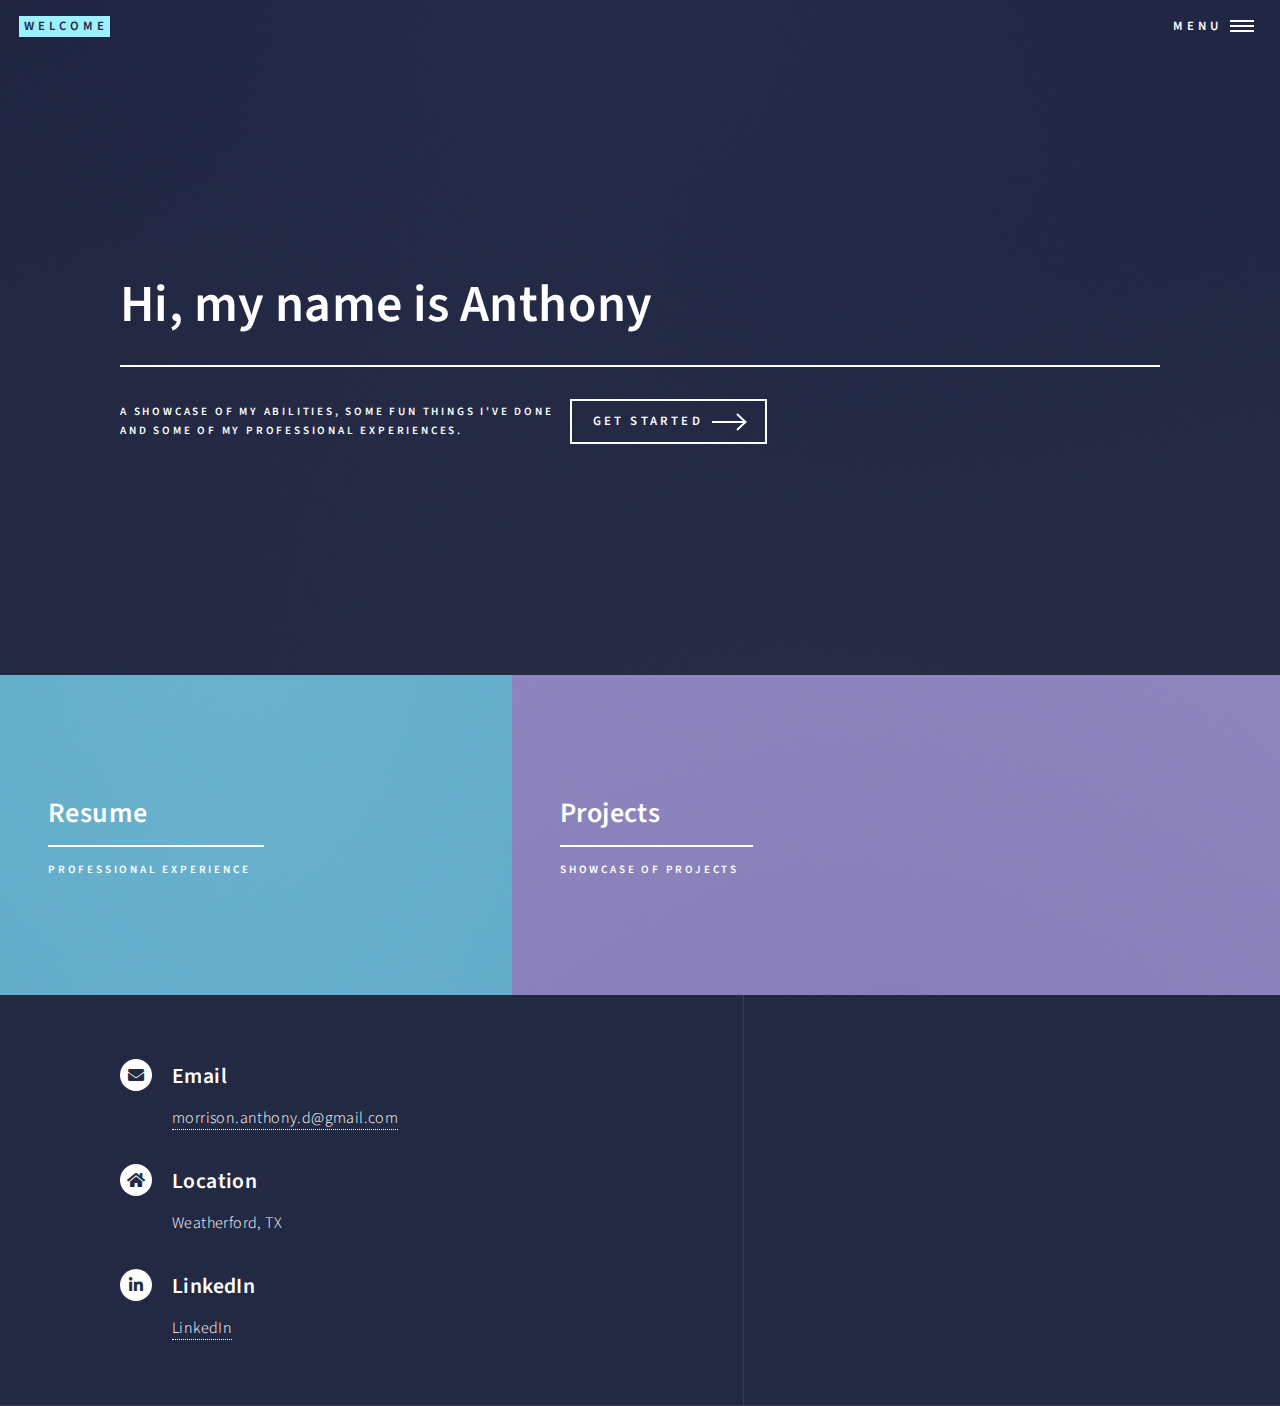
<file: index.html>
<!DOCTYPE HTML>
<!--
	Forty by HTML5 UP
	html5up.net | @ajlkn
	Free for personal and commercial use under the CCA 3.0 license (html5up.net/license)
-->
<html>
	<head>
		<title>Anthony's Portfolio</title>
		<meta charset="utf-8" />
		<meta name="viewport" content="width=device-width, initial-scale=1, user-scalable=no" />
		<link rel="stylesheet" href="assets/css/main.css" />
		<noscript><link rel="stylesheet" href="assets/css/noscript.css" /></noscript>
	</head>
	<body class="is-preload">

		<!-- Wrapper -->
			<div id="wrapper">

				<!-- Header -->
					<header id="header" class="alt">
						<a href="index.html" class="logo"><strong>Welcome</strong></a>
						<nav>
							<a href="#menu">Menu</a>
						</nav>
					</header>

				<!-- Menu -->
					<nav id="menu">
						<ul class="links">
							<li><a href="index.html">Home</a></li>
							<li><a href="resume.html">Resume</a></li>
							<li><a href="projects.html">Projects</a></li>
						</ul>
						<ul class="actions stacked">
							<li><a href="#one" class="button primary fit">Get Started</a></li>
						</ul>
					</nav>

				<!-- Banner -->
					<section id="banner" class="major">
						<div class="inner">
							<header class="major">
								<h1>Hi, my name is Anthony</h1>
							</header>
							<div class="content">
								<p>A showcase of my abilities, some fun things I've done<br />
								and some of my professional experiences.</p>
								<ul class="actions">
									<li><a href="#one" class="button next scrolly">Get Started</a></li>
								</ul>
							</div>
						</div>
					</section>

				<!-- Main -->
					<div id="main">

						<!-- One -->
						<section id="one" class="tiles">
							<article>
								<span class="image">
									<img src="images/pic02.jpg" alt="" />
								</span>
								<header class="major">
									<h3><a href="resume.html" class="link">Resume</a></h3>
									<p>Professional Experience</p>
								</header>
							</article>
							<article>
								<span class="image">
									<img src="images/pic01.jpg" alt="" />
								</span>
								<header class="major">
									<h3><a href="projects.html" class="link">Projects</a></h3>
									<p>Showcase of projects</p>
								</header>
							</article>
							<!--<article>
								<span class="image">
									<img src="images/pic03.jpg" alt="" />
								</span>
								<header class="major">
									<h3><a href="earlyprojects.html" class="link">Small Projects</a></h3>
									<p>Early projects</p>
								</header>
							</article>-->
							<!--<article>
								<span class="image">
									<img src="images/pic04.jpg" alt="" />
								</span>
								<header class="major">
									<h3><a href="index.html" class="link">Place Holder</a></h3>
									<p>Descriptive Text</p>
								</header>
							</article>
							<article>
								<span class="image">
									<img src="images/pic05.jpg" alt="" />
								</span>
								<header class="major">
									<h3><a href="index.html" class="link">Place Holder</a></h3>
									<p>Descriptive Text</p>
								</header>
							</article>
							<article>
								<span class="image">
									<img src="images/pic06.jpg" alt="" />
								</span>
								<header class="major">
									<h3><a href="index.html" class="link">Place Holder</a></h3>
									<p>Descriptive Text</p>
								</header>
							</article>
						</section>-->

						<!-- Two -->
							<!--<section id="two">
								<div class="inner">
									<header class="major">
										<h2>Massa libero</h2>
									</header>
									<p>Nullam et orci eu lorem consequat tincidunt vivamus et sagittis libero. Mauris aliquet magna magna sed nunc rhoncus pharetra. Pellentesque condimentum sem. In efficitur ligula tate urna. Maecenas laoreet massa vel lacinia pellentesque lorem ipsum dolor. Nullam et orci eu lorem consequat tincidunt. Vivamus et sagittis libero. Mauris aliquet magna magna sed nunc rhoncus amet pharetra et feugiat tempus.</p>
									<ul class="actions">
										<li><a href="landing.html" class="button next">Get Started</a></li>
									</ul>
								</div>
							</section>-->

					</div>

				<!-- Contact -->
					<section id="contact">
						<div class="inner">
							<section>
								<section>
									<div class="contact-method">
										<span class="icon solid alt fa-envelope"></span>
										<h3>Email</h3>
										<a href="mailto:morrison.anthony.d@gmail.com">morrison.anthony.d@gmail.com</a>
									</div>
								</section>
								<section>
									<div class="contact-method">
										<span class="icon solid alt fa-home"></span>
										<h3>Location</h3>
										<span>Weatherford, TX</span>
									</div>
								</section>
								<section>
									<div class="contact-method">
										<span class="icon brands alt fa-linkedin-in"></span>
										<h3>LinkedIn</h3>
										<a href="http://www.linkedin.com/in/anthony-m-0a5a20196/">LinkedIn</a>
									</div>
								</section>
							</section>
						</div>

					</section>

				<!-- Footer -->
					<!--<footer id="footer">
						<div class="inner">
							<ul class="icons">
								<li><a href="http://www.linkedin.com/in/anthony-m-0a5a20196/" class="icon brands alt fa-linkedin-in"><span class="label">LinkedIn</span></a></li>
								<li><a href="mailto:morrison.anthony.d@gmail.com" class="icon solid alt fa-envelope"><span class="label">Envelope</span></a></li>
							</ul>

								<ul class="copyright">
									<li>&copy; Untitled</li>
									<li>Design: <a href="https://html5up.net">HTML5 UP</a></li>
								</ul>
</div>
					</footer>-->

			</div>

		<!-- Scripts -->
			<script src="assets/js/jquery.min.js"></script>
			<script src="assets/js/jquery.scrolly.min.js"></script>
			<script src="assets/js/jquery.scrollex.min.js"></script>
			<script src="assets/js/browser.min.js"></script>
			<script src="assets/js/breakpoints.min.js"></script>
			<script src="assets/js/util.js"></script>
			<script src="assets/js/main.js"></script>

	</body>
</html>
</file>
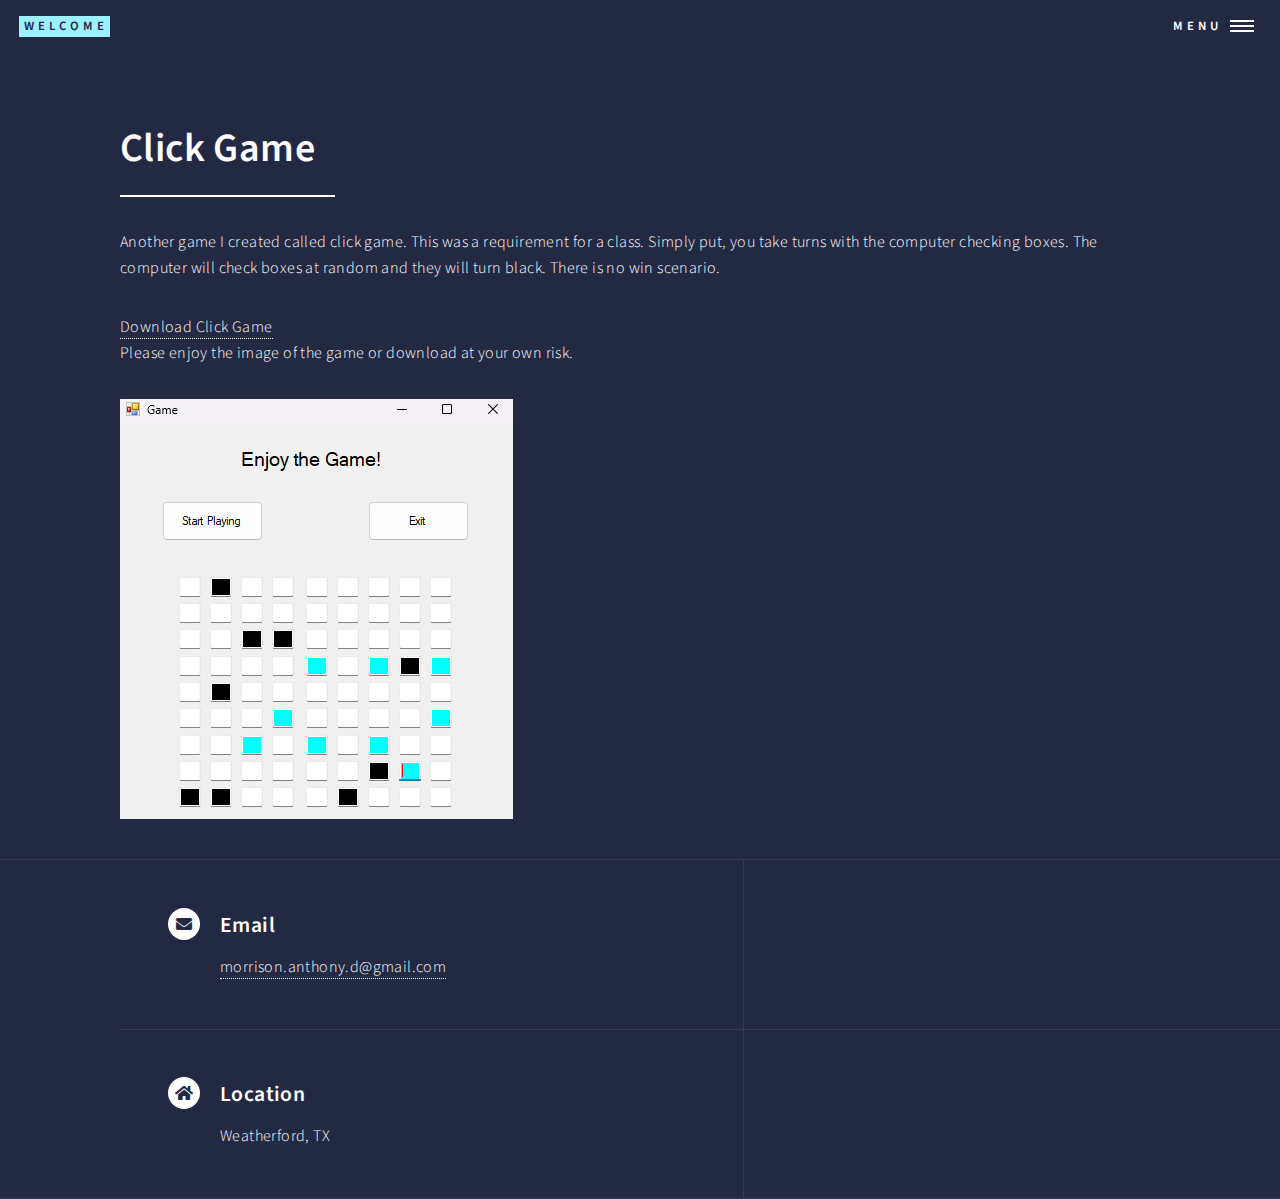
<file: clickgame.html>
<!DOCTYPE HTML>
<!--
	Forty by HTML5 UP
	html5up.net | @ajlkn
	Free for personal and commercial use under the CCA 3.0 license (html5up.net/license)
-->
<html>
<head>
	<title>Anthony's Portfolio'</title>
	<meta charset="utf-8" />
	<meta name="viewport" content="width=device-width, initial-scale=1, user-scalable=no" />
	<link rel="stylesheet" href="assets/css/main.css" />
	<noscript><link rel="stylesheet" href="assets/css/noscript.css" /></noscript>
</head>
<body class="is-preload">

	<!-- Wrapper -->
	<div id="wrapper">

		<!-- Header -->
		<header id="header" class="alt">
			<a href="index.html" class="logo"><strong>Welcome</strong></a>
			<nav>
				<a href="#menu">Menu</a>
			</nav>
		</header>

		<!-- Menu -->
		<nav id="menu">
			<ul class="links">
				<li><a href="index.html">Home</a></li>
				<li><a href="resume.html">Resume</a></li>
				<li><a href="projects.html">Projects</a></li>
			</ul>
		</nav>

		<!-- Main -->
		<div id="main" class="alt">
			<!-- One -->
			<section id="one">
				<div class="inner">
					<header class="major">
						<h1>Click Game</h1>
					</header>
					<p>Another game I created called click game. This was a requirement for a class. Simply put, you take turns with the computer checking boxes. The computer will check boxes at random and they will turn black. There is no win scenario.</p>
					<a href="assets/clickGame/clickGame.exe" download>Download Click Game </a>
					<p>Please enjoy the image of the game or download at your own risk.</p>
					<span><img src="images/clickgame.png" alt="" /></span>
				</div>
			</section>
		</div>

		<!-- Contact -->
		<section id="contact">
			<div class="inner">
				<section class="split">
					<section>
						<div class="contact-method">
							<span class="icon solid alt fa-envelope"></span>
							<h3>Email</h3>
							<a href="mailto:morrison.anthony.d@gmail.com">morrison.anthony.d@gmail.com</a>
						</div>
					</section>
					<section>
						<div class="contact-method">
							<span class="icon solid alt fa-home"></span>
							<h3>Location</h3>
							<span>Weatherford, TX</span>
						</div>
					</section>
				</section>
			</div>
		</section>

		<!-- Footer -->
		<!--<footer id="footer">
		<div class="inner">
			<ul class="icons">
				<li><a href="http://www.linkedin.com/in/anthony-m-0a5a20196/" class="icon brands alt fa-linkedin-in"><span class="label">LinkedIn</span></a></li>
				<li><a href="mailto:morrison.anthony.d@gmail.com" class="icon solid alt fa-envelope"><span class="label">Envelope</span></a></li>
			</ul>

			<ul class="copyright">
				<li>&copy; Untitled</li>
				<li>Design: <a href="https://html5up.net">HTML5 UP</a></li>
			</ul>
		</div>
	</footer>-->

	</div>

	<!-- Scripts -->
	<script src="assets/js/jquery.min.js"></script>
	<script src="assets/js/jquery.scrolly.min.js"></script>
	<script src="assets/js/jquery.scrollex.min.js"></script>
	<script src="assets/js/browser.min.js"></script>
	<script src="assets/js/breakpoints.min.js"></script>
	<script src="assets/js/util.js"></script>
	<script src="assets/js/main.js"></script>

</body>
</html>
</file>
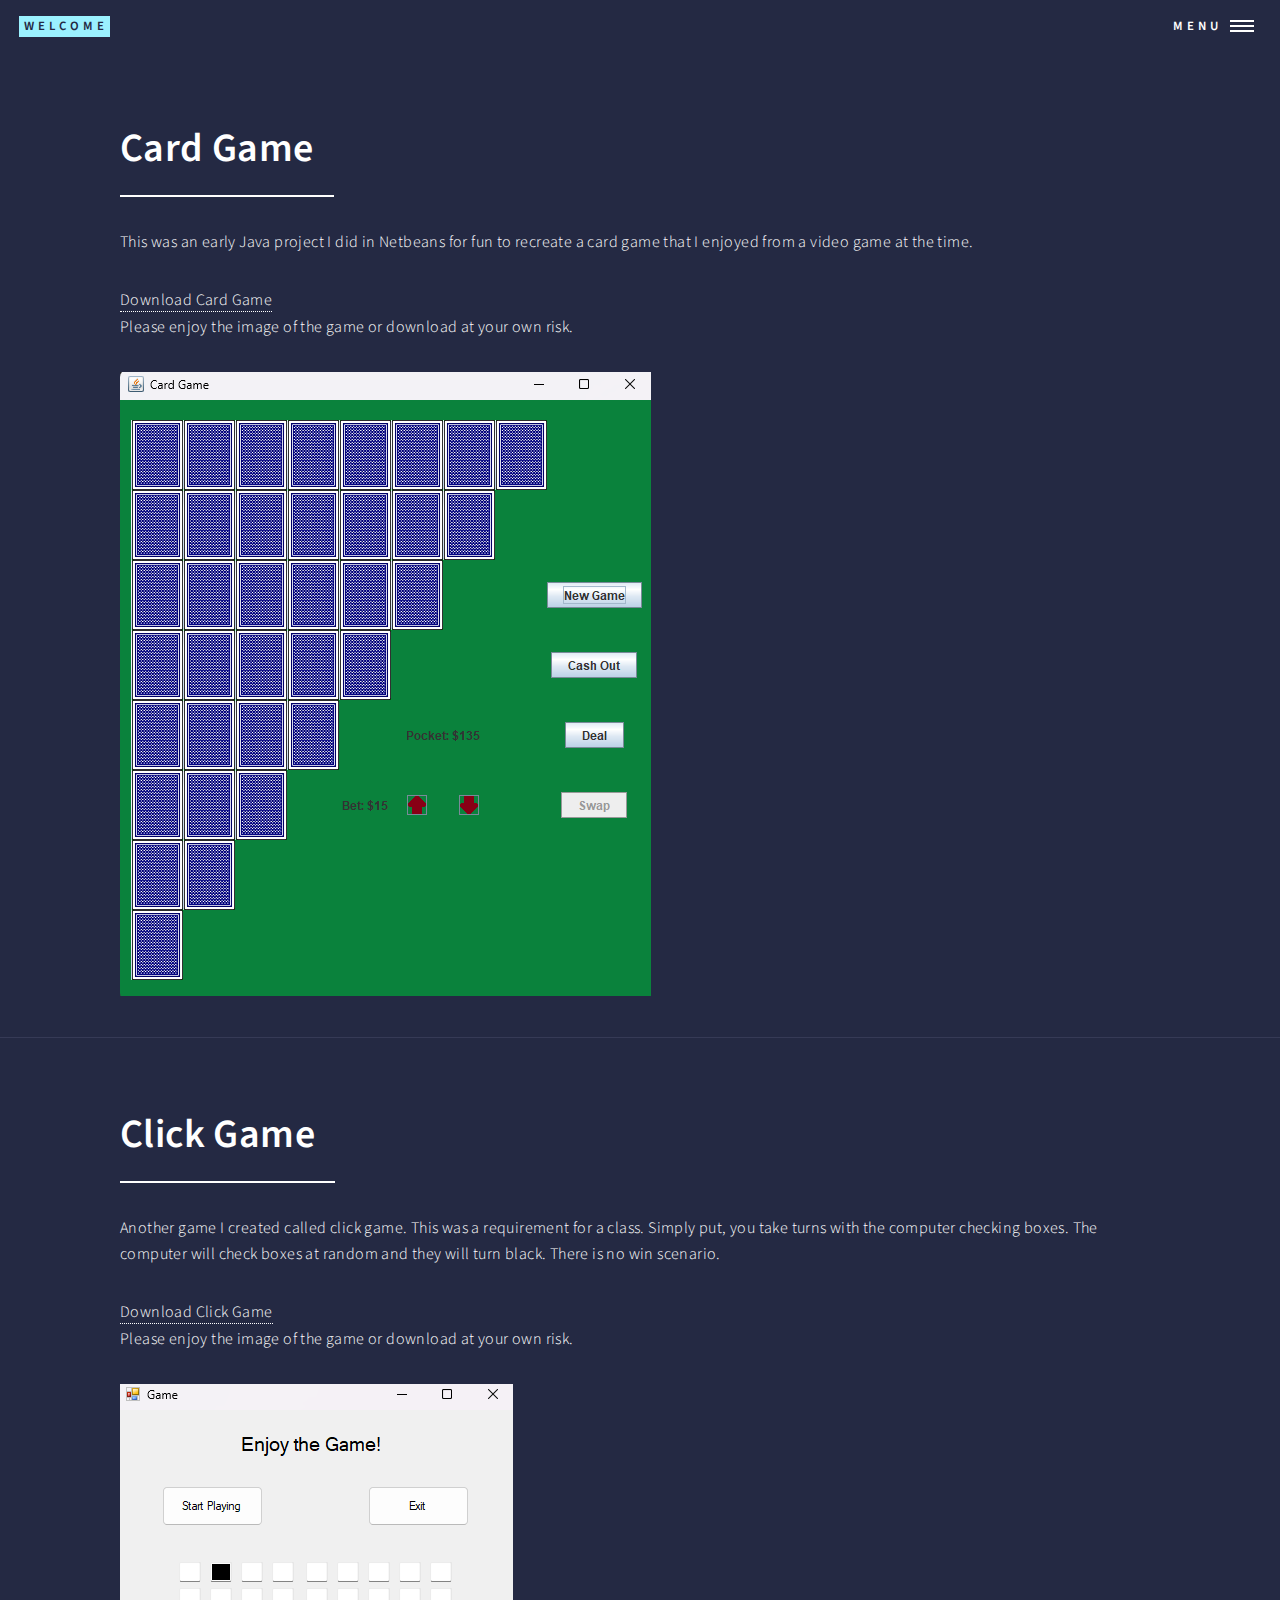
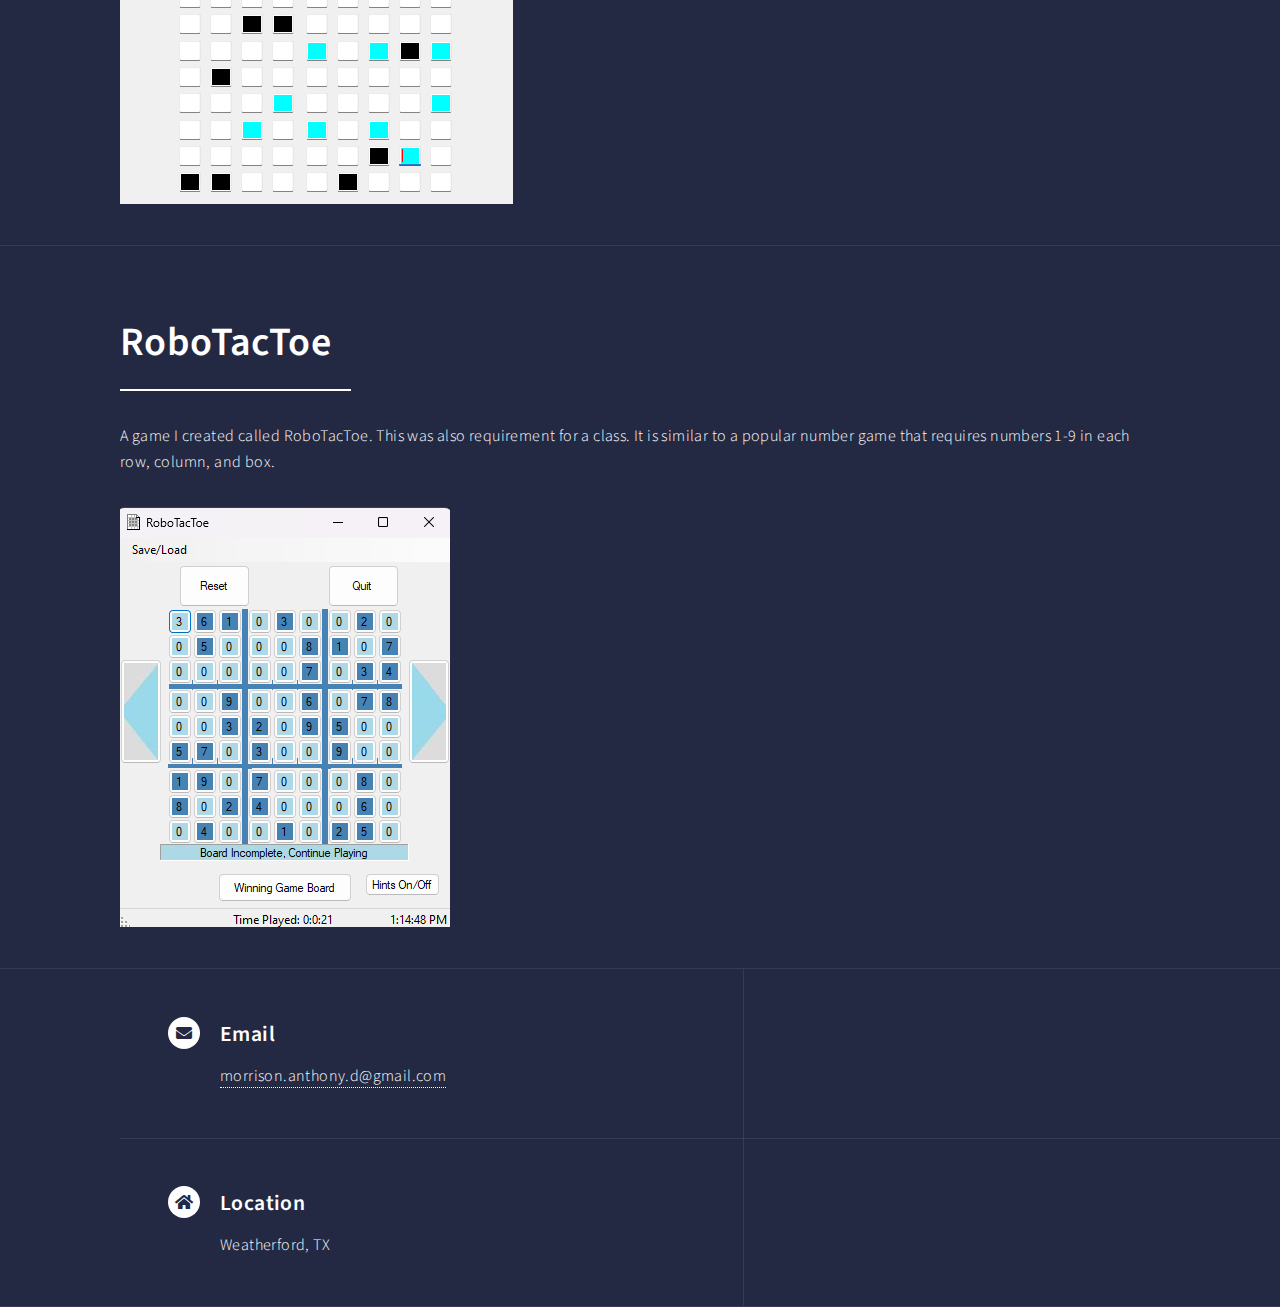
<file: earlyprojects.html>
<!DOCTYPE HTML>
<!--
	Forty by HTML5 UP
	html5up.net | @ajlkn
	Free for personal and commercial use under the CCA 3.0 license (html5up.net/license)
-->
<html>
<head>
	<title>Anthony's Portfolio'</title>
	<meta charset="utf-8" />
	<meta name="viewport" content="width=device-width, initial-scale=1, user-scalable=no" />
	<link rel="stylesheet" href="assets/css/main.css" />
	<noscript><link rel="stylesheet" href="assets/css/noscript.css" /></noscript>
</head>
<body class="is-preload">

	<!-- Wrapper -->
	<div id="wrapper">

		<!-- Header -->
		<header id="header" class="alt">
			<a href="index.html" class="logo"><strong>Welcome</strong></a>
			<nav>
				<a href="#menu">Menu</a>
			</nav>
		</header>

		<!-- Menu -->
		<nav id="menu">
			<ul class="links">
				<li><a href="index.html">Home</a></li>
				<li><a href="projects.html">Projects</a></li>
				<li><a href="resume.html">Resume</a></li>
				<li><a href="earlyprojects.html">Small Projects</a></li>

			</ul>
		</nav>

		<!-- Main -->
		<div id="main" class="alt">

			<!-- One -->
			<section id="one">
				<div class="inner">
					<header class="major">
						<h1>Card Game</h1>
					</header>
					<p>This was an early Java project I did in Netbeans for fun to recreate a card game that I enjoyed from a video game at the time.</p>
					<a href="assets/js/CardGame.jar" download>Download Card Game </a>
					<p>Please enjoy the image of the game or download at your own risk.</p>
					<span><img src="images/cardgamescreenshot.png" alt="" /></span>


				</div>
			</section>

			<!-- One -->
			<section id="one">
				<div class="inner">
					<header class="major">
						<h1>Click Game</h1>
					</header>
					<p>Another game I created called click game. This was a requirement for a class. Simply put, you take turns with the computer checking boxes. The computer will check boxes at random and they will turn black. There is no win scenario.</p>
					<a href="assets/clickGame/clickGame.exe" download>Download Click Game </a>
					<p>Please enjoy the image of the game or download at your own risk.</p>
					<span><img src="images/clickgame.png" alt="" /></span>


				</div>
			</section>

			<!-- One -->
			<section id="one">
				<div class="inner">
					<header class="major">
						<h1>RoboTacToe</h1>
					</header>
					<p>A game I created called RoboTacToe. This was also requirement for a class. It is similar to a popular number game that requires numbers 1-9 in each row, column, and box.</p>
					<span><img src="images/robotactoe.png" alt="" /></span>


				</div>
			</section>

		</div>

		<!-- Contact -->
		<section id="contact">
			<div class="inner">
				<section class="split">
					<section>
						<div class="contact-method">
							<span class="icon solid alt fa-envelope"></span>
							<h3>Email</h3>
							<a href="mailto:morrison.anthony.d@gmail.com">morrison.anthony.d@gmail.com</a>
						</div>
					</section>
					<section>
						<div class="contact-method">
							<span class="icon solid alt fa-home"></span>
							<h3>Location</h3>
							<span>Weatherford, TX</span>
						</div>
					</section>
				</section>
			</div>
		</section>

		<!-- Footer -->
		<!--<footer id="footer">
			<div class="inner">
				<ul class="icons">
					<li><a href="http://www.linkedin.com/in/anthony-m-0a5a20196/" class="icon brands alt fa-linkedin-in"><span class="label">LinkedIn</span></a></li>
					<li><a href="mailto:morrison.anthony.d@gmail.com" class="icon solid alt fa-envelope"><span class="label">Envelope</span></a></li>
				</ul>

				<ul class="copyright">
					<li>&copy; Untitled</li>
					<li>Design: <a href="https://html5up.net">HTML5 UP</a></li>
				</ul>
			</div>
		</footer>-->

	</div>

	<!-- Scripts -->
	<script src="assets/js/jquery.min.js"></script>
	<script src="assets/js/jquery.scrolly.min.js"></script>
	<script src="assets/js/jquery.scrollex.min.js"></script>
	<script src="assets/js/browser.min.js"></script>
	<script src="assets/js/breakpoints.min.js"></script>
	<script src="assets/js/util.js"></script>
	<script src="assets/js/main.js"></script>

</body>
</html>
</file>
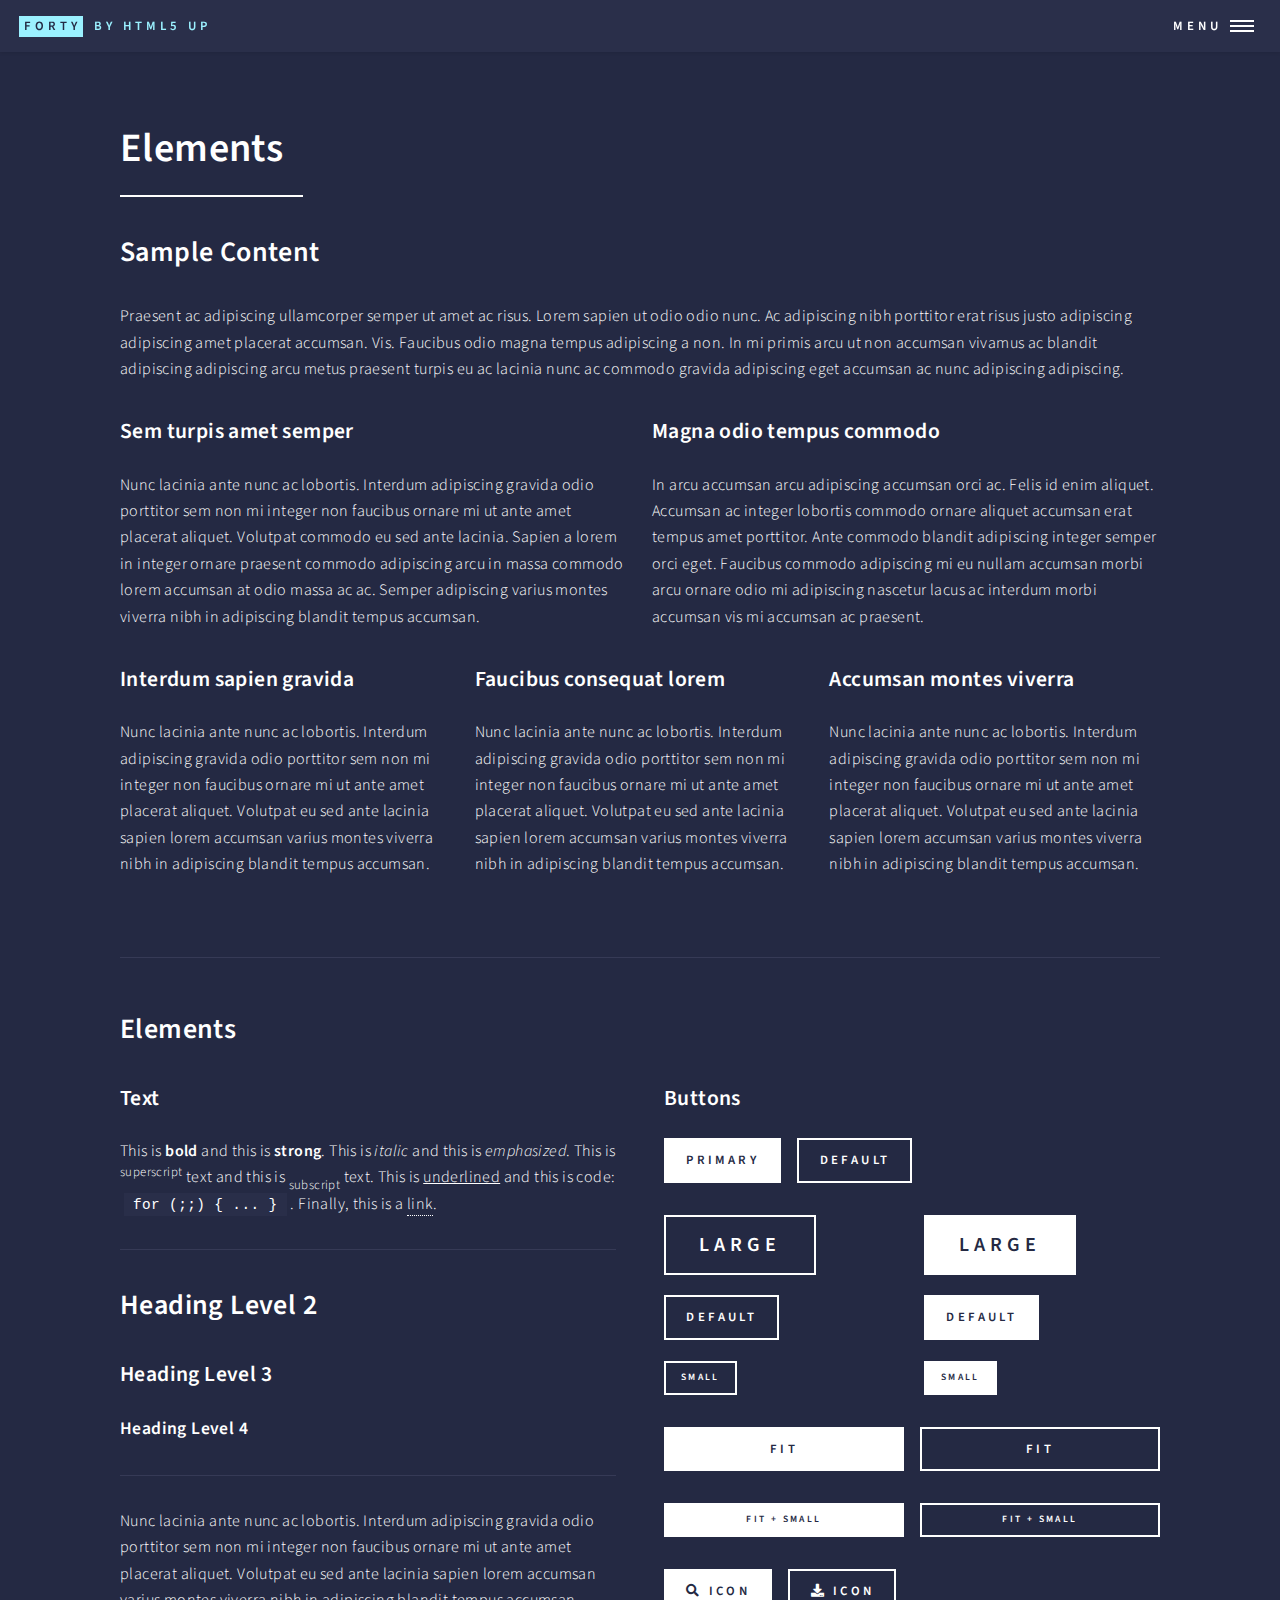
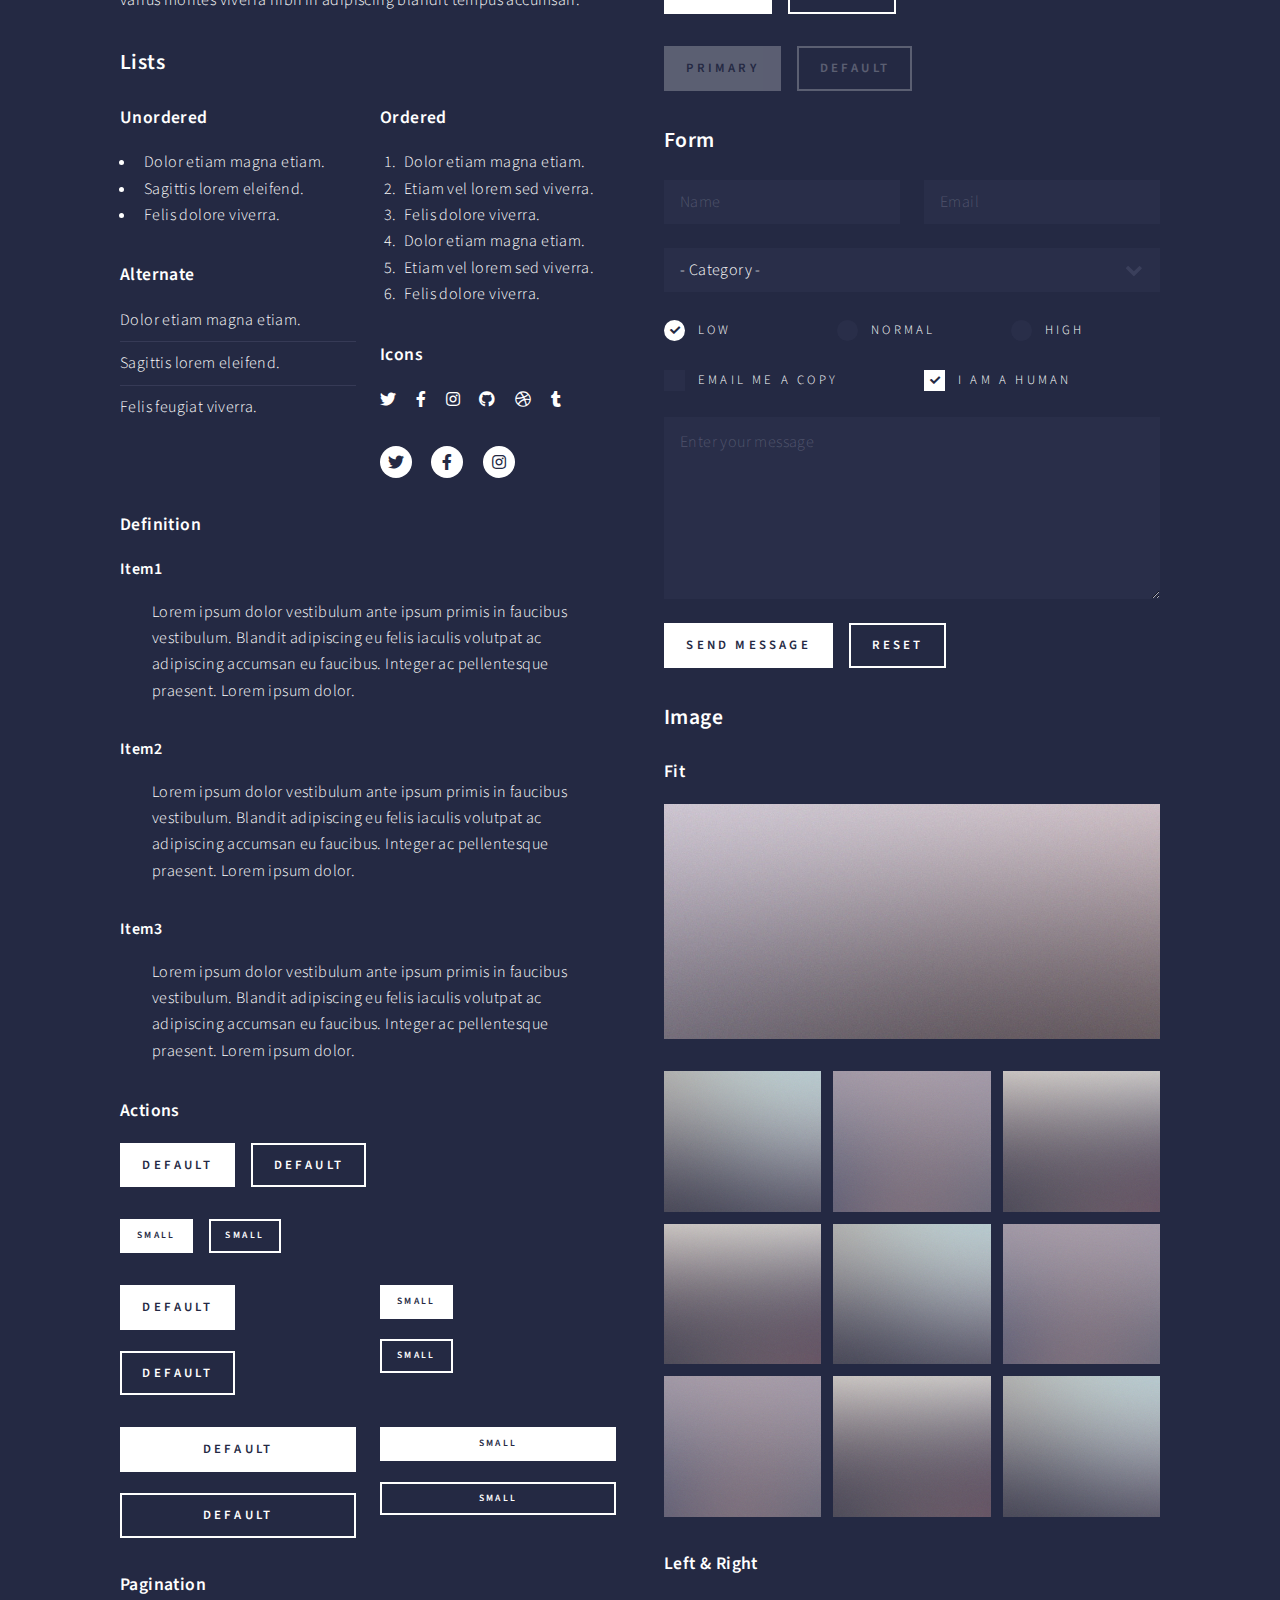
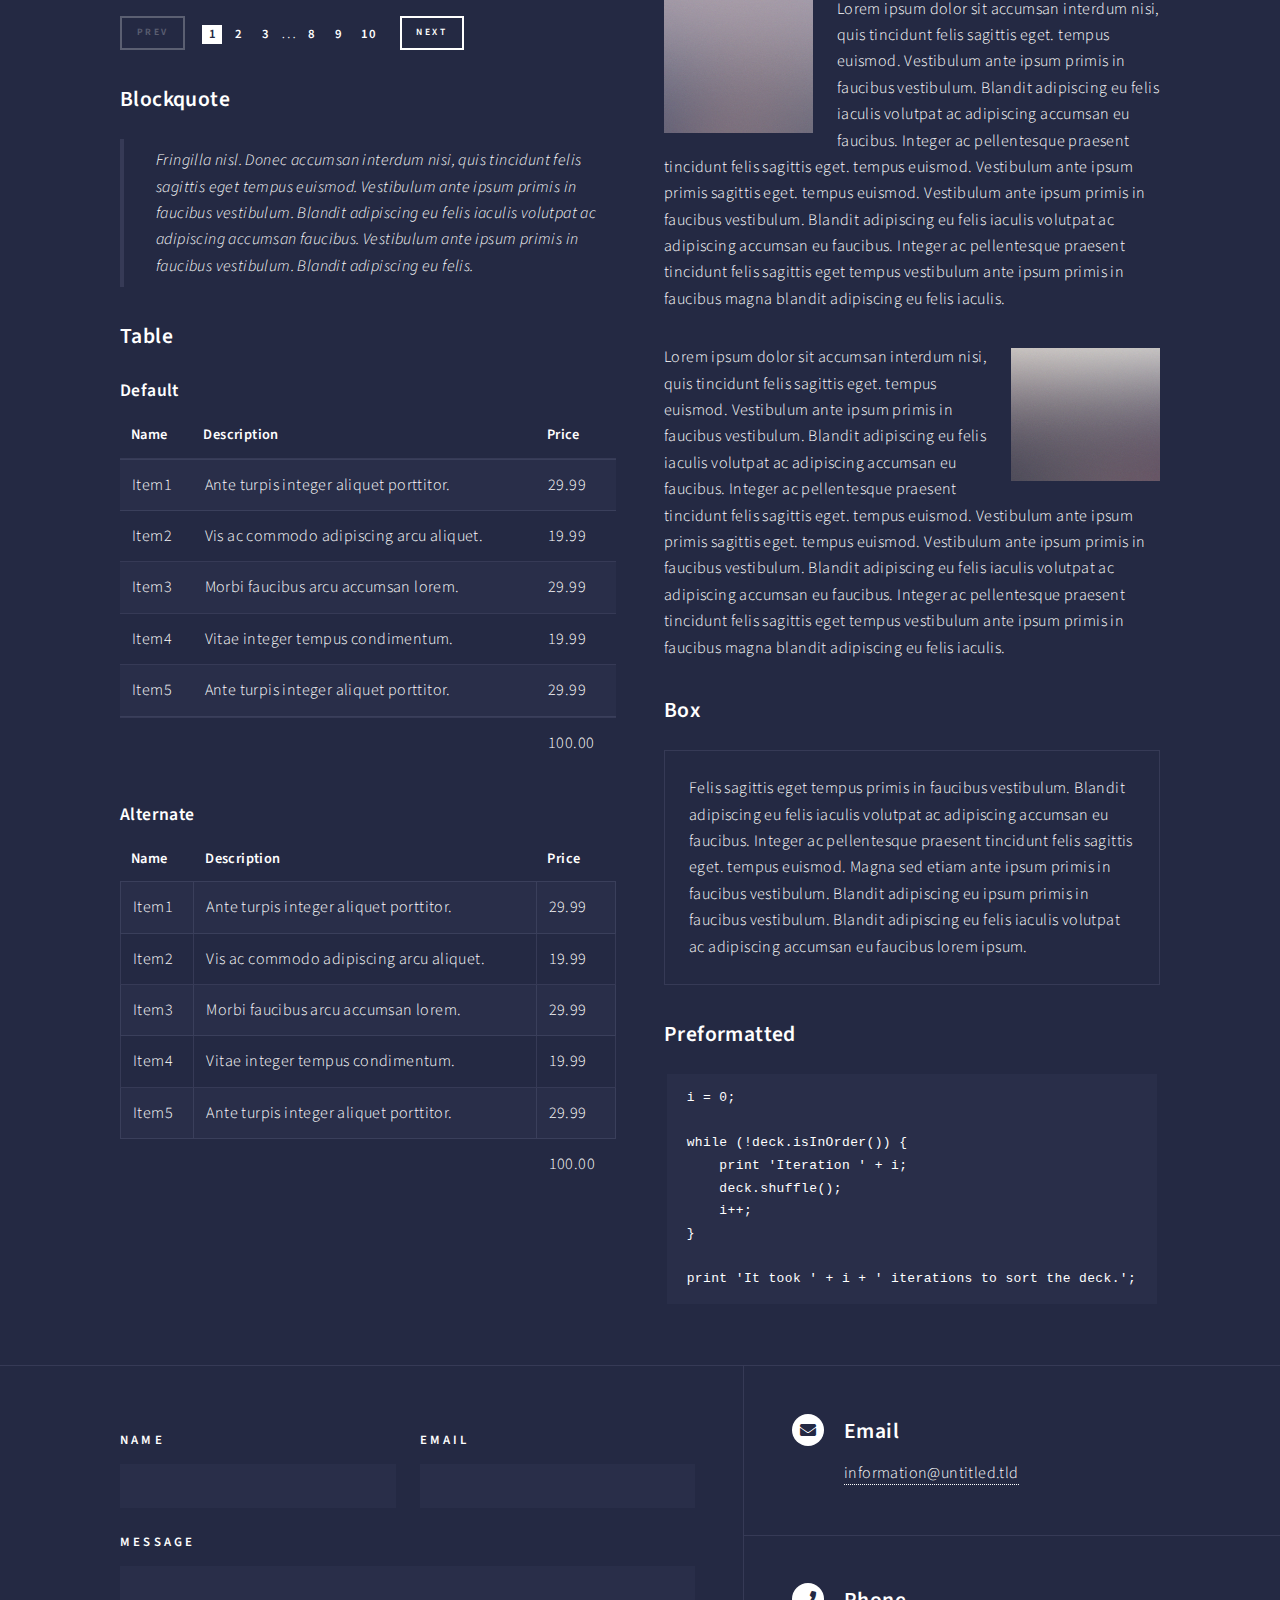
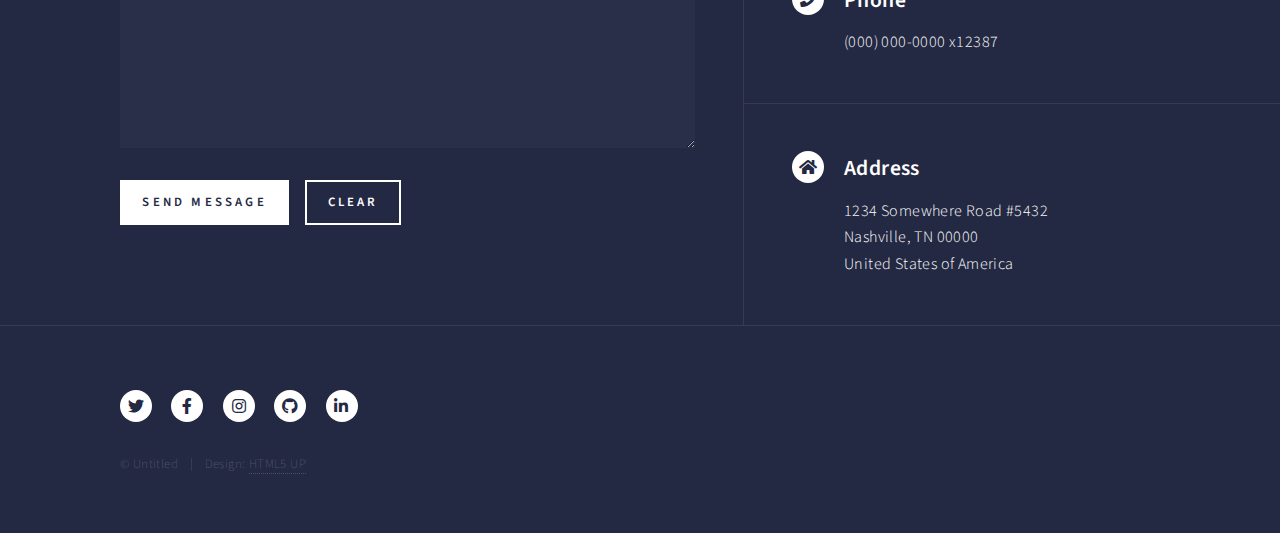
<file: elements.html>
<!DOCTYPE HTML>
<!--
	Forty by HTML5 UP
	html5up.net | @ajlkn
	Free for personal and commercial use under the CCA 3.0 license (html5up.net/license)
-->
<html>
	<head>
		<title>Elements - Forty by HTML5 UP</title>
		<meta charset="utf-8" />
		<meta name="viewport" content="width=device-width, initial-scale=1, user-scalable=no" />
		<link rel="stylesheet" href="assets/css/main.css" />
		<noscript><link rel="stylesheet" href="assets/css/noscript.css" /></noscript>
	</head>
	<body class="is-preload">

		<!-- Wrapper -->
			<div id="wrapper">

				<!-- Header -->
					<header id="header">
						<a href="index.html" class="logo"><strong>Forty</strong> <span>by HTML5 UP</span></a>
						<nav>
							<a href="#menu">Menu</a>
						</nav>
					</header>

				<!-- Menu -->
					<nav id="menu">
						<ul class="links">
							<li><a href="index.html">Home</a></li>
							<li><a href="landing.html">Landing</a></li>
							<li><a href="generic.html">Generic</a></li>
							<li><a href="elements.html">Elements</a></li>
						</ul>
						<ul class="actions stacked">
							<li><a href="#" class="button primary fit">Get Started</a></li>
							<li><a href="#" class="button fit">Log In</a></li>
						</ul>
					</nav>

				<!-- Main -->
					<div id="main" class="alt">

						<!-- One -->
							<section id="one">
								<div class="inner">
									<header class="major">
										<h1>Elements</h1>
									</header>

									<!-- Content -->
										<h2 id="content">Sample Content</h2>
										<p>Praesent ac adipiscing ullamcorper semper ut amet ac risus. Lorem sapien ut odio odio nunc. Ac adipiscing nibh porttitor erat risus justo adipiscing adipiscing amet placerat accumsan. Vis. Faucibus odio magna tempus adipiscing a non. In mi primis arcu ut non accumsan vivamus ac blandit adipiscing adipiscing arcu metus praesent turpis eu ac lacinia nunc ac commodo gravida adipiscing eget accumsan ac nunc adipiscing adipiscing.</p>
										<div class="row">
											<div class="col-6 col-12-small">
												<h3>Sem turpis amet semper</h3>
												<p>Nunc lacinia ante nunc ac lobortis. Interdum adipiscing gravida odio porttitor sem non mi integer non faucibus ornare mi ut ante amet placerat aliquet. Volutpat commodo eu sed ante lacinia. Sapien a lorem in integer ornare praesent commodo adipiscing arcu in massa commodo lorem accumsan at odio massa ac ac. Semper adipiscing varius montes viverra nibh in adipiscing blandit tempus accumsan.</p>
											</div>
											<div class="col-6 col-12-small">
												<h3>Magna odio tempus commodo</h3>
												<p>In arcu accumsan arcu adipiscing accumsan orci ac. Felis id enim aliquet. Accumsan ac integer lobortis commodo ornare aliquet accumsan erat tempus amet porttitor. Ante commodo blandit adipiscing integer semper orci eget. Faucibus commodo adipiscing mi eu nullam accumsan morbi arcu ornare odio mi adipiscing nascetur lacus ac interdum morbi accumsan vis mi accumsan ac praesent.</p>
											</div>
											<!-- Break -->
											<div class="col-4 col-12-medium">
												<h3>Interdum sapien gravida</h3>
												<p>Nunc lacinia ante nunc ac lobortis. Interdum adipiscing gravida odio porttitor sem non mi integer non faucibus ornare mi ut ante amet placerat aliquet. Volutpat eu sed ante lacinia sapien lorem accumsan varius montes viverra nibh in adipiscing blandit tempus accumsan.</p>
											</div>
											<div class="col-4 col-12-medium">
												<h3>Faucibus consequat lorem</h3>
												<p>Nunc lacinia ante nunc ac lobortis. Interdum adipiscing gravida odio porttitor sem non mi integer non faucibus ornare mi ut ante amet placerat aliquet. Volutpat eu sed ante lacinia sapien lorem accumsan varius montes viverra nibh in adipiscing blandit tempus accumsan.</p>
											</div>
											<div class="col-4 col-12-medium">
												<h3>Accumsan montes viverra</h3>
												<p>Nunc lacinia ante nunc ac lobortis. Interdum adipiscing gravida odio porttitor sem non mi integer non faucibus ornare mi ut ante amet placerat aliquet. Volutpat eu sed ante lacinia sapien lorem accumsan varius montes viverra nibh in adipiscing blandit tempus accumsan.</p>
											</div>
										</div>

									<hr class="major" />

									<!-- Elements -->
										<h2 id="elements">Elements</h2>
										<div class="row gtr-200">
											<div class="col-6 col-12-medium">

												<!-- Text stuff -->
													<h3>Text</h3>
													<p>This is <b>bold</b> and this is <strong>strong</strong>. This is <i>italic</i> and this is <em>emphasized</em>.
													This is <sup>superscript</sup> text and this is <sub>subscript</sub> text.
													This is <u>underlined</u> and this is code: <code>for (;;) { ... }</code>.
													Finally, this is a <a href="#">link</a>.</p>
													<hr />
													<h2>Heading Level 2</h2>
													<h3>Heading Level 3</h3>
													<h4>Heading Level 4</h4>
													<hr />
													<p>Nunc lacinia ante nunc ac lobortis. Interdum adipiscing gravida odio porttitor sem non mi integer non faucibus ornare mi ut ante amet placerat aliquet. Volutpat eu sed ante lacinia sapien lorem accumsan varius montes viverra nibh in adipiscing blandit tempus accumsan.</p>

												<!-- Lists -->
													<h3>Lists</h3>
													<div class="row">
														<div class="col-6 col-12-small">

															<h4>Unordered</h4>
															<ul>
																<li>Dolor etiam magna etiam.</li>
																<li>Sagittis lorem eleifend.</li>
																<li>Felis dolore viverra.</li>
															</ul>

															<h4>Alternate</h4>
															<ul class="alt">
																<li>Dolor etiam magna etiam.</li>
																<li>Sagittis lorem eleifend.</li>
																<li>Felis feugiat viverra.</li>
															</ul>

														</div>
														<div class="col-6 col-12-small">

															<h4>Ordered</h4>
															<ol>
																<li>Dolor etiam magna etiam.</li>
																<li>Etiam vel lorem sed viverra.</li>
																<li>Felis dolore viverra.</li>
																<li>Dolor etiam magna etiam.</li>
																<li>Etiam vel lorem sed viverra.</li>
																<li>Felis dolore viverra.</li>
															</ol>

															<h4>Icons</h4>
															<ul class="icons">
																<li><a href="#" class="icon brands fa-twitter"><span class="label">Twitter</span></a></li>
																<li><a href="#" class="icon brands fa-facebook-f"><span class="label">Facebook</span></a></li>
																<li><a href="#" class="icon brands fa-instagram"><span class="label">Instagram</span></a></li>
																<li><a href="#" class="icon brands fa-github"><span class="label">Github</span></a></li>
																<li><a href="#" class="icon brands fa-dribbble"><span class="label">Dribbble</span></a></li>
																<li><a href="#" class="icon brands fa-tumblr"><span class="label">Tumblr</span></a></li>
															</ul>
															<ul class="icons">
																<li><a href="#" class="icon brands alt fa-twitter"><span class="label">Twitter</span></a></li>
																<li><a href="#" class="icon brands alt fa-facebook-f"><span class="label">Facebook</span></a></li>
																<li><a href="#" class="icon brands alt fa-instagram"><span class="label">Instagram</span></a></li>
															</ul>

														</div>
													</div>
													<h4>Definition</h4>
													<dl>
														<dt>Item1</dt>
														<dd>
															<p>Lorem ipsum dolor vestibulum ante ipsum primis in faucibus vestibulum. Blandit adipiscing eu felis iaculis volutpat ac adipiscing accumsan eu faucibus. Integer ac pellentesque praesent. Lorem ipsum dolor.</p>
														</dd>
														<dt>Item2</dt>
														<dd>
															<p>Lorem ipsum dolor vestibulum ante ipsum primis in faucibus vestibulum. Blandit adipiscing eu felis iaculis volutpat ac adipiscing accumsan eu faucibus. Integer ac pellentesque praesent. Lorem ipsum dolor.</p>
														</dd>
														<dt>Item3</dt>
														<dd>
															<p>Lorem ipsum dolor vestibulum ante ipsum primis in faucibus vestibulum. Blandit adipiscing eu felis iaculis volutpat ac adipiscing accumsan eu faucibus. Integer ac pellentesque praesent. Lorem ipsum dolor.</p>
														</dd>
													</dl>

													<h4>Actions</h4>
													<ul class="actions">
														<li><a href="#" class="button primary">Default</a></li>
														<li><a href="#" class="button">Default</a></li>
													</ul>
													<ul class="actions small">
														<li><a href="#" class="button primary small">Small</a></li>
														<li><a href="#" class="button small">Small</a></li>
													</ul>
													<div class="row">
														<div class="col-6 col-12-small">
															<ul class="actions stacked">
																<li><a href="#" class="button primary">Default</a></li>
																<li><a href="#" class="button">Default</a></li>
															</ul>
														</div>
														<div class="col-6 col-12-small">
															<ul class="actions stacked">
																<li><a href="#" class="button primary small">Small</a></li>
																<li><a href="#" class="button small">Small</a></li>
															</ul>
														</div>
														<div class="col-6 col-12-small">
															<ul class="actions stacked">
																<li><a href="#" class="button primary fit">Default</a></li>
																<li><a href="#" class="button fit">Default</a></li>
															</ul>
														</div>
														<div class="col-6 col-12-small">
															<ul class="actions stacked">
																<li><a href="#" class="button primary small fit">Small</a></li>
																<li><a href="#" class="button small fit">Small</a></li>
															</ul>
														</div>
													</div>

													<h4>Pagination</h4>
													<ul class="pagination">
														<li><span class="button small disabled">Prev</span></li>
														<li><a href="#" class="page active">1</a></li>
														<li><a href="#" class="page">2</a></li>
														<li><a href="#" class="page">3</a></li>
														<li><span>&hellip;</span></li>
														<li><a href="#" class="page">8</a></li>
														<li><a href="#" class="page">9</a></li>
														<li><a href="#" class="page">10</a></li>
														<li><a href="#" class="button small">Next</a></li>
													</ul>

												<!-- Blockquote -->
													<h3>Blockquote</h3>
													<blockquote>Fringilla nisl. Donec accumsan interdum nisi, quis tincidunt felis sagittis eget tempus euismod. Vestibulum ante ipsum primis in faucibus vestibulum. Blandit adipiscing eu felis iaculis volutpat ac adipiscing accumsan faucibus. Vestibulum ante ipsum primis in faucibus vestibulum. Blandit adipiscing eu felis.</blockquote>

												<!-- Table -->
													<h3>Table</h3>

													<h4>Default</h4>
													<div class="table-wrapper">
														<table>
															<thead>
																<tr>
																	<th>Name</th>
																	<th>Description</th>
																	<th>Price</th>
																</tr>
															</thead>
															<tbody>
																<tr>
																	<td>Item1</td>
																	<td>Ante turpis integer aliquet porttitor.</td>
																	<td>29.99</td>
																</tr>
																<tr>
																	<td>Item2</td>
																	<td>Vis ac commodo adipiscing arcu aliquet.</td>
																	<td>19.99</td>
																</tr>
																<tr>
																	<td>Item3</td>
																	<td> Morbi faucibus arcu accumsan lorem.</td>
																	<td>29.99</td>
																</tr>
																<tr>
																	<td>Item4</td>
																	<td>Vitae integer tempus condimentum.</td>
																	<td>19.99</td>
																</tr>
																<tr>
																	<td>Item5</td>
																	<td>Ante turpis integer aliquet porttitor.</td>
																	<td>29.99</td>
																</tr>
															</tbody>
															<tfoot>
																<tr>
																	<td colspan="2"></td>
																	<td>100.00</td>
																</tr>
															</tfoot>
														</table>
													</div>

													<h4>Alternate</h4>
													<div class="table-wrapper">
														<table class="alt">
															<thead>
																<tr>
																	<th>Name</th>
																	<th>Description</th>
																	<th>Price</th>
																</tr>
															</thead>
															<tbody>
																<tr>
																	<td>Item1</td>
																	<td>Ante turpis integer aliquet porttitor.</td>
																	<td>29.99</td>
																</tr>
																<tr>
																	<td>Item2</td>
																	<td>Vis ac commodo adipiscing arcu aliquet.</td>
																	<td>19.99</td>
																</tr>
																<tr>
																	<td>Item3</td>
																	<td> Morbi faucibus arcu accumsan lorem.</td>
																	<td>29.99</td>
																</tr>
																<tr>
																	<td>Item4</td>
																	<td>Vitae integer tempus condimentum.</td>
																	<td>19.99</td>
																</tr>
																<tr>
																	<td>Item5</td>
																	<td>Ante turpis integer aliquet porttitor.</td>
																	<td>29.99</td>
																</tr>
															</tbody>
															<tfoot>
																<tr>
																	<td colspan="2"></td>
																	<td>100.00</td>
																</tr>
															</tfoot>
														</table>
													</div>

											</div>
											<div class="col-6 col-12-medium">

												<!-- Buttons -->
													<h3>Buttons</h3>
													<ul class="actions">
														<li><a href="#" class="button primary">Primary</a></li>
														<li><a href="#" class="button">Default</a></li>
													</ul>
													<div class="row">
														<div class="col-6 col-12-xsmall">
															<ul class="actions stacked">
																<li><a href="#" class="button large">Large</a></li>
																<li><a href="#" class="button">Default</a></li>
																<li><a href="#" class="button small">Small</a></li>
															</ul>
														</div>
														<div class="col-6 col-12-xsmall">
															<ul class="actions stacked">
																<li><a href="#" class="button primary large">Large</a></li>
																<li><a href="#" class="button primary">Default</a></li>
																<li><a href="#" class="button primary small">Small</a></li>
															</ul>
														</div>
													</div>
													<ul class="actions fit">
														<li><a href="#" class="button primary fit">Fit</a></li>
														<li><a href="#" class="button fit">Fit</a></li>
													</ul>
													<ul class="actions fit small">
														<li><a href="#" class="button primary fit small">Fit + Small</a></li>
														<li><a href="#" class="button fit small">Fit + Small</a></li>
													</ul>
													<ul class="actions">
														<li><a href="#" class="button primary icon solid fa-search">Icon</a></li>
														<li><a href="#" class="button icon solid fa-download">Icon</a></li>
													</ul>
													<ul class="actions">
														<li><span class="button primary disabled">Primary</span></li>
														<li><span class="button disabled">Default</span></li>
													</ul>

												<!-- Form -->
													<h3>Form</h3>

													<form method="post" action="#">
														<div class="row gtr-uniform">
															<div class="col-6 col-12-xsmall">
																<input type="text" name="demo-name" id="demo-name" value="" placeholder="Name" />
															</div>
															<div class="col-6 col-12-xsmall">
																<input type="email" name="demo-email" id="demo-email" value="" placeholder="Email" />
															</div>
															<!-- Break -->
															<div class="col-12">
																<select name="demo-category" id="demo-category">
																	<option value="">- Category -</option>
																	<option value="1">Manufacturing</option>
																	<option value="1">Shipping</option>
																	<option value="1">Administration</option>
																	<option value="1">Human Resources</option>
																</select>
															</div>
															<!-- Break -->
															<div class="col-4 col-12-small">
																<input type="radio" id="demo-priority-low" name="demo-priority" checked>
																<label for="demo-priority-low">Low</label>
															</div>
															<div class="col-4 col-12-small">
																<input type="radio" id="demo-priority-normal" name="demo-priority">
																<label for="demo-priority-normal">Normal</label>
															</div>
															<div class="col-4 col-12-small">
																<input type="radio" id="demo-priority-high" name="demo-priority">
																<label for="demo-priority-high">High</label>
															</div>
															<!-- Break -->
															<div class="col-6 col-12-small">
																<input type="checkbox" id="demo-copy" name="demo-copy">
																<label for="demo-copy">Email me a copy</label>
															</div>
															<div class="col-6 col-12-small">
																<input type="checkbox" id="demo-human" name="demo-human" checked>
																<label for="demo-human">I am a human</label>
															</div>
															<!-- Break -->
															<div class="col-12">
																<textarea name="demo-message" id="demo-message" placeholder="Enter your message" rows="6"></textarea>
															</div>
															<!-- Break -->
															<div class="col-12">
																<ul class="actions">
																	<li><input type="submit" value="Send Message" class="primary" /></li>
																	<li><input type="reset" value="Reset" /></li>
																</ul>
															</div>
														</div>
													</form>

												<!-- Image -->
													<h3>Image</h3>

													<h4>Fit</h4>
													<span class="image fit"><img src="images/pic03.jpg" alt="" /></span>
													<div class="box alt">
														<div class="row gtr-50 gtr-uniform">
															<div class="col-4"><span class="image fit"><img src="images/pic08.jpg" alt="" /></span></div>
															<div class="col-4"><span class="image fit"><img src="images/pic09.jpg" alt="" /></span></div>
															<div class="col-4"><span class="image fit"><img src="images/pic10.jpg" alt="" /></span></div>
															<!-- Break -->
															<div class="col-4"><span class="image fit"><img src="images/pic10.jpg" alt="" /></span></div>
															<div class="col-4"><span class="image fit"><img src="images/pic08.jpg" alt="" /></span></div>
															<div class="col-4"><span class="image fit"><img src="images/pic09.jpg" alt="" /></span></div>
															<!-- Break -->
															<div class="col-4"><span class="image fit"><img src="images/pic09.jpg" alt="" /></span></div>
															<div class="col-4"><span class="image fit"><img src="images/pic10.jpg" alt="" /></span></div>
															<div class="col-4"><span class="image fit"><img src="images/pic08.jpg" alt="" /></span></div>
														</div>
													</div>

													<h4>Left &amp; Right</h4>
													<p><span class="image left"><img src="images/pic09.jpg" alt="" /></span>Lorem ipsum dolor sit accumsan interdum nisi, quis tincidunt felis sagittis eget. tempus euismod. Vestibulum ante ipsum primis in faucibus vestibulum. Blandit adipiscing eu felis iaculis volutpat ac adipiscing accumsan eu faucibus. Integer ac pellentesque praesent tincidunt felis sagittis eget. tempus euismod. Vestibulum ante ipsum primis sagittis eget. tempus euismod. Vestibulum ante ipsum primis in faucibus vestibulum. Blandit adipiscing eu felis iaculis volutpat ac adipiscing accumsan eu faucibus. Integer ac pellentesque praesent tincidunt felis sagittis eget tempus vestibulum ante ipsum primis in faucibus magna blandit adipiscing eu felis iaculis.</p>
													<p><span class="image right"><img src="images/pic10.jpg" alt="" /></span>Lorem ipsum dolor sit accumsan interdum nisi, quis tincidunt felis sagittis eget. tempus euismod. Vestibulum ante ipsum primis in faucibus vestibulum. Blandit adipiscing eu felis iaculis volutpat ac adipiscing accumsan eu faucibus. Integer ac pellentesque praesent tincidunt felis sagittis eget. tempus euismod. Vestibulum ante ipsum primis sagittis eget. tempus euismod. Vestibulum ante ipsum primis in faucibus vestibulum. Blandit adipiscing eu felis iaculis volutpat ac adipiscing accumsan eu faucibus. Integer ac pellentesque praesent tincidunt felis sagittis eget tempus vestibulum ante ipsum primis in faucibus magna blandit adipiscing eu felis iaculis.</p>

												<!-- Box -->
													<h3>Box</h3>
													<div class="box">
														<p>Felis sagittis eget tempus primis in faucibus vestibulum. Blandit adipiscing eu felis iaculis volutpat ac adipiscing accumsan eu faucibus. Integer ac pellentesque praesent tincidunt felis sagittis eget. tempus euismod. Magna sed etiam ante ipsum primis in faucibus vestibulum. Blandit adipiscing eu ipsum primis in faucibus vestibulum. Blandit adipiscing eu felis iaculis volutpat ac adipiscing accumsan eu faucibus lorem ipsum.</p>
													</div>

												<!-- Preformatted Code -->
													<h3>Preformatted</h3>
													<pre><code>i = 0;

while (!deck.isInOrder()) {
    print 'Iteration ' + i;
    deck.shuffle();
    i++;
}

print 'It took ' + i + ' iterations to sort the deck.';
</code></pre>

											</div>
										</div>

								</div>
							</section>

					</div>

				<!-- Contact -->
					<section id="contact">
						<div class="inner">
							<section>
								<form method="post" action="#">
									<div class="fields">
										<div class="field half">
											<label for="name">Name</label>
											<input type="text" name="name" id="name" />
										</div>
										<div class="field half">
											<label for="email">Email</label>
											<input type="text" name="email" id="email" />
										</div>
										<div class="field">
											<label for="message">Message</label>
											<textarea name="message" id="message" rows="6"></textarea>
										</div>
									</div>
									<ul class="actions">
										<li><input type="submit" value="Send Message" class="primary" /></li>
										<li><input type="reset" value="Clear" /></li>
									</ul>
								</form>
							</section>
							<section class="split">
								<section>
									<div class="contact-method">
										<span class="icon solid alt fa-envelope"></span>
										<h3>Email</h3>
										<a href="#">information@untitled.tld</a>
									</div>
								</section>
								<section>
									<div class="contact-method">
										<span class="icon solid alt fa-phone"></span>
										<h3>Phone</h3>
										<span>(000) 000-0000 x12387</span>
									</div>
								</section>
								<section>
									<div class="contact-method">
										<span class="icon solid alt fa-home"></span>
										<h3>Address</h3>
										<span>1234 Somewhere Road #5432<br />
										Nashville, TN 00000<br />
										United States of America</span>
									</div>
								</section>
							</section>
						</div>
					</section>

				<!-- Footer -->
					<footer id="footer">
						<div class="inner">
							<ul class="icons">
								<li><a href="#" class="icon brands alt fa-twitter"><span class="label">Twitter</span></a></li>
								<li><a href="#" class="icon brands alt fa-facebook-f"><span class="label">Facebook</span></a></li>
								<li><a href="#" class="icon brands alt fa-instagram"><span class="label">Instagram</span></a></li>
								<li><a href="#" class="icon brands alt fa-github"><span class="label">GitHub</span></a></li>
								<li><a href="#" class="icon brands alt fa-linkedin-in"><span class="label">LinkedIn</span></a></li>
							</ul>
							<ul class="copyright">
								<li>&copy; Untitled</li><li>Design: <a href="https://html5up.net">HTML5 UP</a></li>
							</ul>
						</div>
					</footer>

			</div>

		<!-- Scripts -->
			<script src="assets/js/jquery.min.js"></script>
			<script src="assets/js/jquery.scrolly.min.js"></script>
			<script src="assets/js/jquery.scrollex.min.js"></script>
			<script src="assets/js/browser.min.js"></script>
			<script src="assets/js/breakpoints.min.js"></script>
			<script src="assets/js/util.js"></script>
			<script src="assets/js/main.js"></script>

	</body>
</html>
</file>
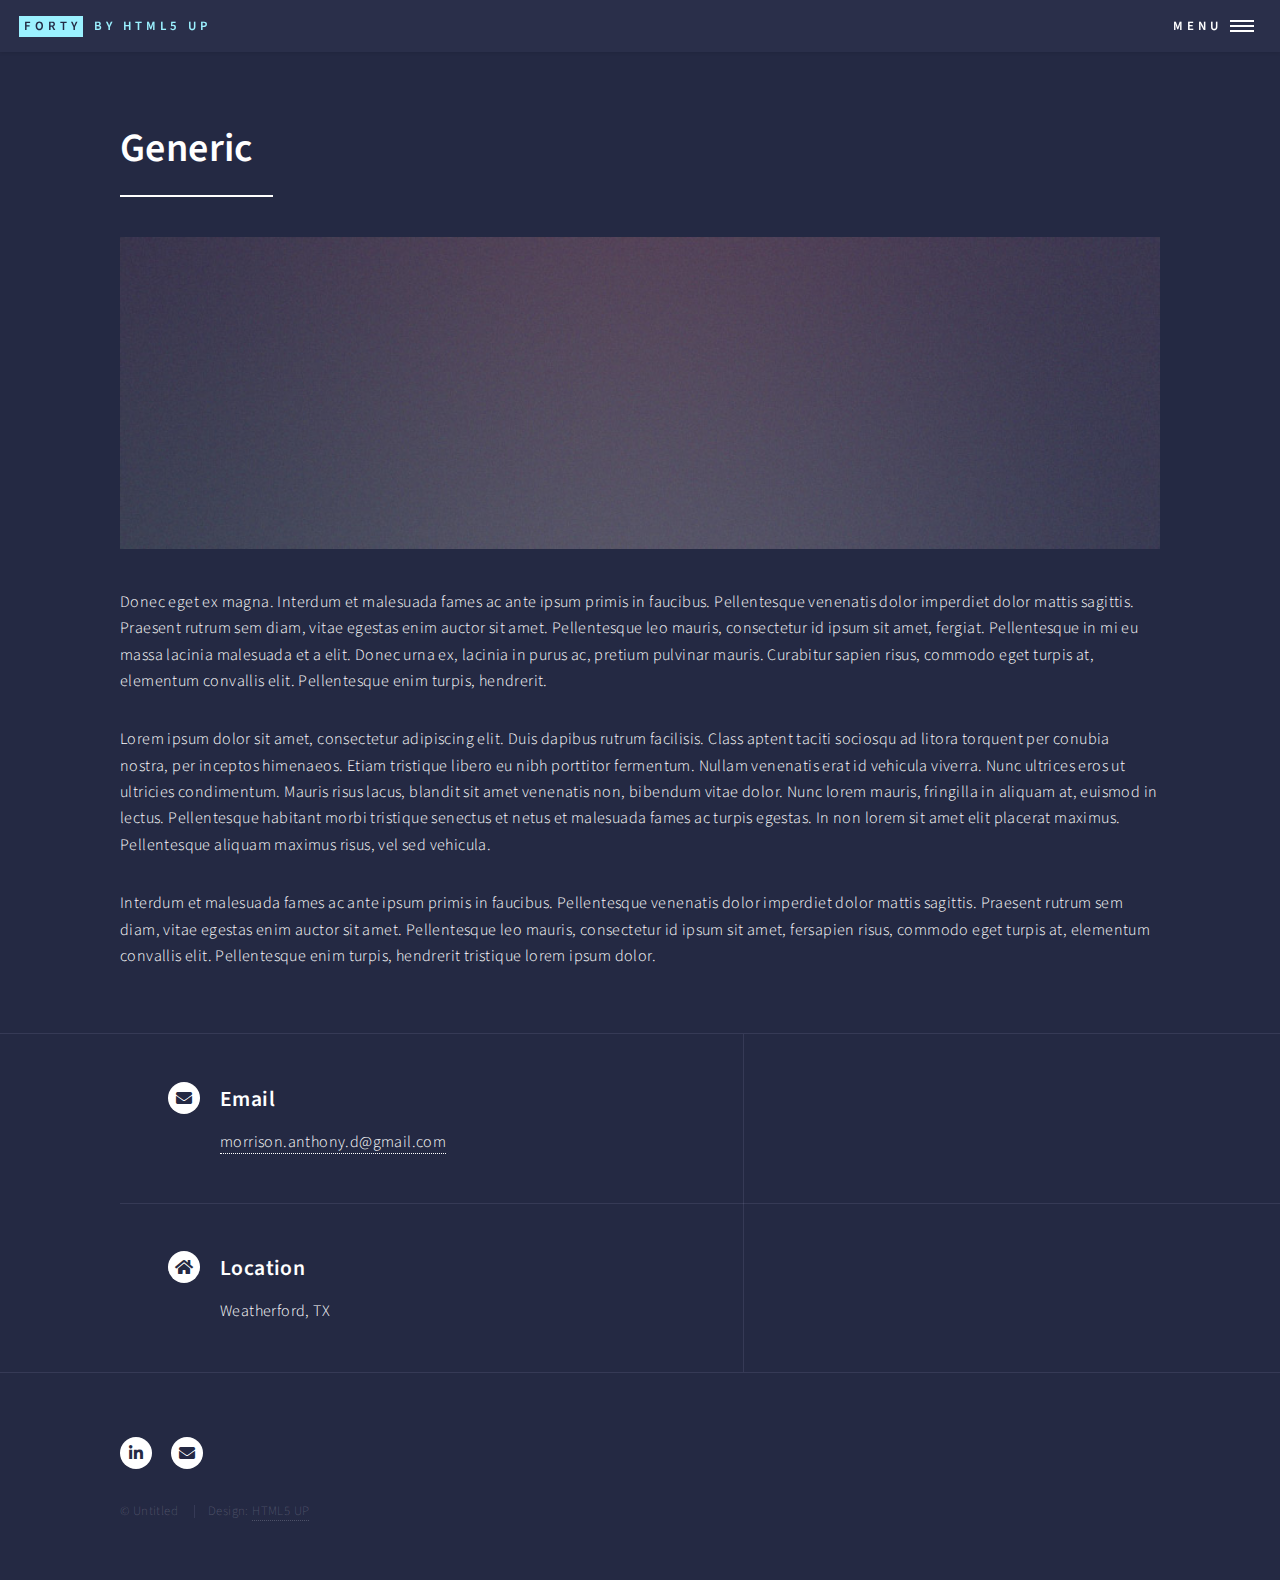
<file: generic.html>
<!DOCTYPE HTML>
<!--
	Forty by HTML5 UP
	html5up.net | @ajlkn
	Free for personal and commercial use under the CCA 3.0 license (html5up.net/license)
-->
<html>
<head>
	<title>Generic - Forty by HTML5 UP</title>
	<meta charset="utf-8" />
	<meta name="viewport" content="width=device-width, initial-scale=1, user-scalable=no" />
	<link rel="stylesheet" href="assets/css/main.css" />
	<noscript><link rel="stylesheet" href="assets/css/noscript.css" /></noscript>
</head>
<body class="is-preload">

	<!-- Wrapper -->
	<div id="wrapper">

		<!-- Header -->
		<header id="header">
			<a href="index.html" class="logo"><strong>Forty</strong> <span>by HTML5 UP</span></a>
			<nav>
				<a href="#menu">Menu</a>
			</nav>
		</header>

		<!-- Menu -->
		<nav id="menu">
			<ul class="links">
				<li><a href="index.html">Home</a></li>
				<li><a href="landing.html">Landing</a></li>
				<li><a href="generic.html">Generic</a></li>
				<li><a href="elements.html">Elements</a></li>
			</ul>
			<ul class="actions stacked">
				<li><a href="#" class="button primary fit">Get Started</a></li>
				<li><a href="#" class="button fit">Log In</a></li>
			</ul>
		</nav>

		<!-- Main -->
		<div id="main" class="alt">

			<!-- One -->
			<section id="one">
				<div class="inner">
					<header class="major">
						<h1>Generic</h1>
					</header>
					<span class="image main"><img src="images/pic11.jpg" alt="" /></span>
					<p>Donec eget ex magna. Interdum et malesuada fames ac ante ipsum primis in faucibus. Pellentesque venenatis dolor imperdiet dolor mattis sagittis. Praesent rutrum sem diam, vitae egestas enim auctor sit amet. Pellentesque leo mauris, consectetur id ipsum sit amet, fergiat. Pellentesque in mi eu massa lacinia malesuada et a elit. Donec urna ex, lacinia in purus ac, pretium pulvinar mauris. Curabitur sapien risus, commodo eget turpis at, elementum convallis elit. Pellentesque enim turpis, hendrerit.</p>
					<p>Lorem ipsum dolor sit amet, consectetur adipiscing elit. Duis dapibus rutrum facilisis. Class aptent taciti sociosqu ad litora torquent per conubia nostra, per inceptos himenaeos. Etiam tristique libero eu nibh porttitor fermentum. Nullam venenatis erat id vehicula viverra. Nunc ultrices eros ut ultricies condimentum. Mauris risus lacus, blandit sit amet venenatis non, bibendum vitae dolor. Nunc lorem mauris, fringilla in aliquam at, euismod in lectus. Pellentesque habitant morbi tristique senectus et netus et malesuada fames ac turpis egestas. In non lorem sit amet elit placerat maximus. Pellentesque aliquam maximus risus, vel sed vehicula.</p>
					<p>Interdum et malesuada fames ac ante ipsum primis in faucibus. Pellentesque venenatis dolor imperdiet dolor mattis sagittis. Praesent rutrum sem diam, vitae egestas enim auctor sit amet. Pellentesque leo mauris, consectetur id ipsum sit amet, fersapien risus, commodo eget turpis at, elementum convallis elit. Pellentesque enim turpis, hendrerit tristique lorem ipsum dolor.</p>
				</div>
			</section>

		</div>

		<!-- Contact -->
		<section id="contact">
			<div class="inner">
				<section class="split">
					<section>
						<div class="contact-method">
							<span class="icon solid alt fa-envelope"></span>
							<h3>Email</h3>
							<a href="mailto:morrison.anthony.d@gmail.com">morrison.anthony.d@gmail.com</a>
						</div>
					</section>
					<section>
						<div class="contact-method">
							<span class="icon solid alt fa-home"></span>
							<h3>Location</h3>
							<span>Weatherford, TX</span>
						</div>
					</section>
				</section>
			</div>
		</section>

		<!-- Footer -->
		<footer id="footer">
			<div class="inner">
				<ul class="icons">
					<li><a href="http://www.linkedin.com/in/anthony-m-0a5a20196/" class="icon brands alt fa-linkedin-in"><span class="label">LinkedIn</span></a></li>
					<li><a href="mailto:morrison.anthony.d@gmail.com" class="icon solid alt fa-envelope"><span class="label">Envelope</span></a></li>
				</ul>

				<ul class="copyright">
					<li>&copy; Untitled</li>
					<li>Design: <a href="https://html5up.net">HTML5 UP</a></li>
				</ul>
			</div>
		</footer>

	</div>

	<!-- Scripts -->
	<script src="assets/js/jquery.min.js"></script>
	<script src="assets/js/jquery.scrolly.min.js"></script>
	<script src="assets/js/jquery.scrollex.min.js"></script>
	<script src="assets/js/browser.min.js"></script>
	<script src="assets/js/breakpoints.min.js"></script>
	<script src="assets/js/util.js"></script>
	<script src="assets/js/main.js"></script>

</body>
</html>
</file>
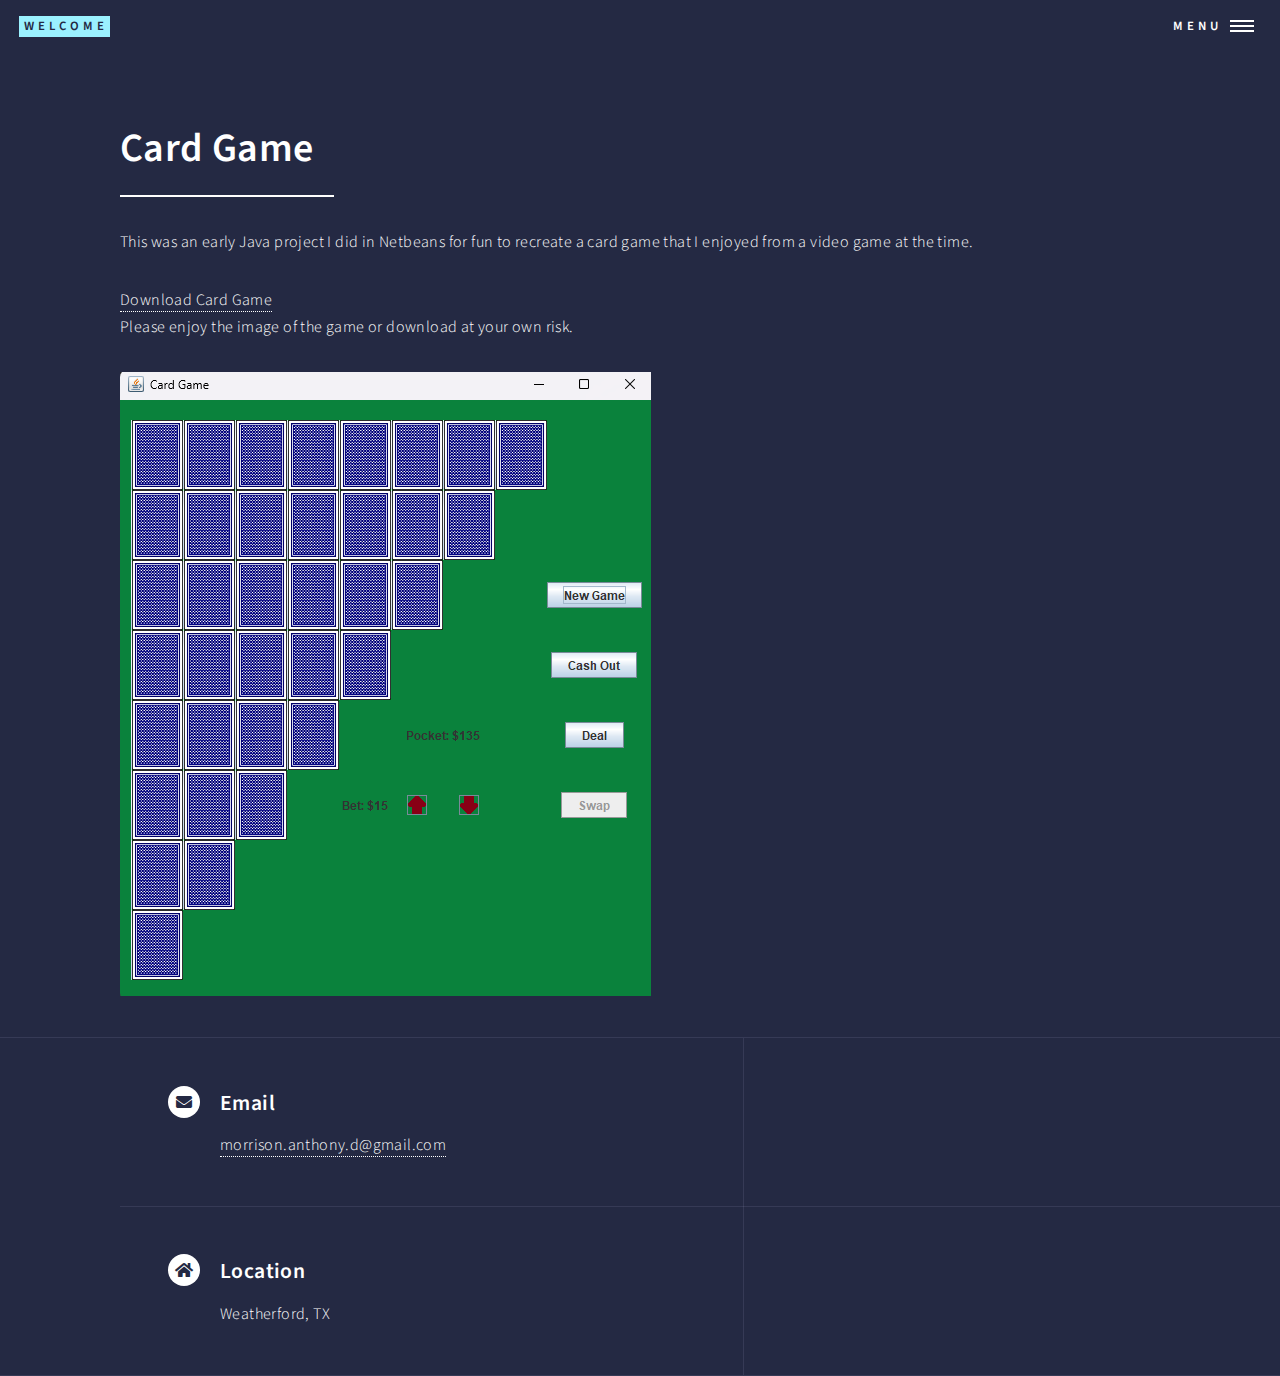
<file: javacardgame.html>
<!DOCTYPE HTML>
<!--
	Forty by HTML5 UP
	html5up.net | @ajlkn
	Free for personal and commercial use under the CCA 3.0 license (html5up.net/license)
-->
<html>
<head>
	<title>Anthony's Portfolio'</title>
	<meta charset="utf-8" />
	<meta name="viewport" content="width=device-width, initial-scale=1, user-scalable=no" />
	<link rel="stylesheet" href="assets/css/main.css" />
	<noscript><link rel="stylesheet" href="assets/css/noscript.css" /></noscript>
</head>
<body class="is-preload">

	<!-- Wrapper -->
	<div id="wrapper">

		<!-- Header -->
		<header id="header" class="alt">
			<a href="index.html" class="logo"><strong>Welcome</strong></a>
			<nav>
				<a href="#menu">Menu</a>
			</nav>
		</header>

		<!-- Menu -->
		<nav id="menu">
			<ul class="links">
				<li><a href="index.html">Home</a></li>
				<li><a href="resume.html">Resume</a></li>
				<li><a href="projects.html">Projects</a></li>
			</ul>
		</nav>

		<!-- Main -->
		<div id="main" class="alt">

			<!-- One -->
			<section id="one">
				<div class="inner">
					<header class="major">
						<h1>Card Game</h1>
					</header>
					<p>This was an early Java project I did in Netbeans for fun to recreate a card game that I enjoyed from a video game at the time.</p>
					<a href="assets/js/CardGame.jar" download>Download Card Game </a>
					<p>Please enjoy the image of the game or download at your own risk.</p>
					<span><img src="images/cardgamescreenshot.png" alt="" /></span>


				</div>
			</section>



		</div>

		<!-- Contact -->
		<section id="contact">
			<div class="inner">
				<section class="split">
					<section>
						<div class="contact-method">
							<span class="icon solid alt fa-envelope"></span>
							<h3>Email</h3>
							<a href="mailto:morrison.anthony.d@gmail.com">morrison.anthony.d@gmail.com</a>
						</div>
					</section>
					<section>
						<div class="contact-method">
							<span class="icon solid alt fa-home"></span>
							<h3>Location</h3>
							<span>Weatherford, TX</span>
						</div>
					</section>
				</section>
			</div>
		</section>

		<!-- Footer -->
		<!--<footer id="footer">
		<div class="inner">
			<ul class="icons">
				<li><a href="http://www.linkedin.com/in/anthony-m-0a5a20196/" class="icon brands alt fa-linkedin-in"><span class="label">LinkedIn</span></a></li>
				<li><a href="mailto:morrison.anthony.d@gmail.com" class="icon solid alt fa-envelope"><span class="label">Envelope</span></a></li>
			</ul>

			<ul class="copyright">
				<li>&copy; Untitled</li>
				<li>Design: <a href="https://html5up.net">HTML5 UP</a></li>
			</ul>
		</div>
	</footer>-->

	</div>

	<!-- Scripts -->
	<script src="assets/js/jquery.min.js"></script>
	<script src="assets/js/jquery.scrolly.min.js"></script>
	<script src="assets/js/jquery.scrollex.min.js"></script>
	<script src="assets/js/browser.min.js"></script>
	<script src="assets/js/breakpoints.min.js"></script>
	<script src="assets/js/util.js"></script>
	<script src="assets/js/main.js"></script>

</body>
</html>
</file>
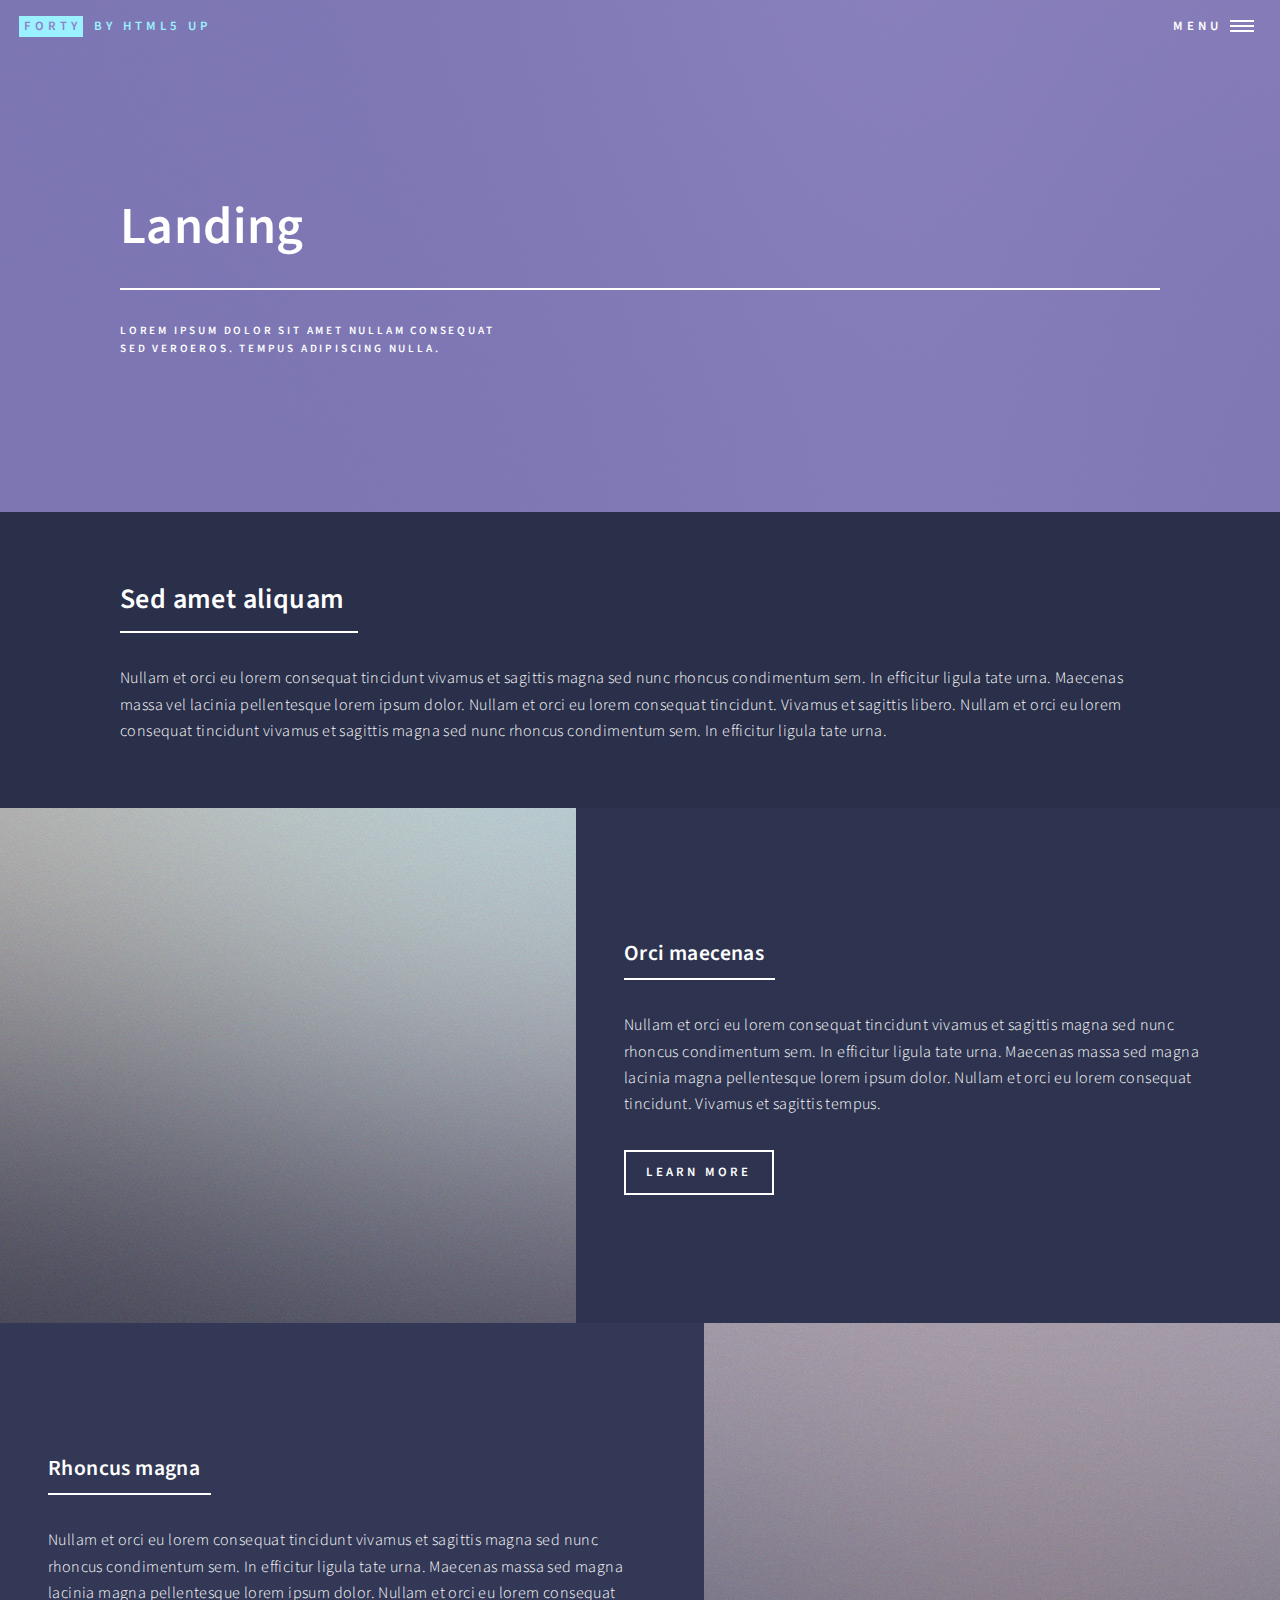
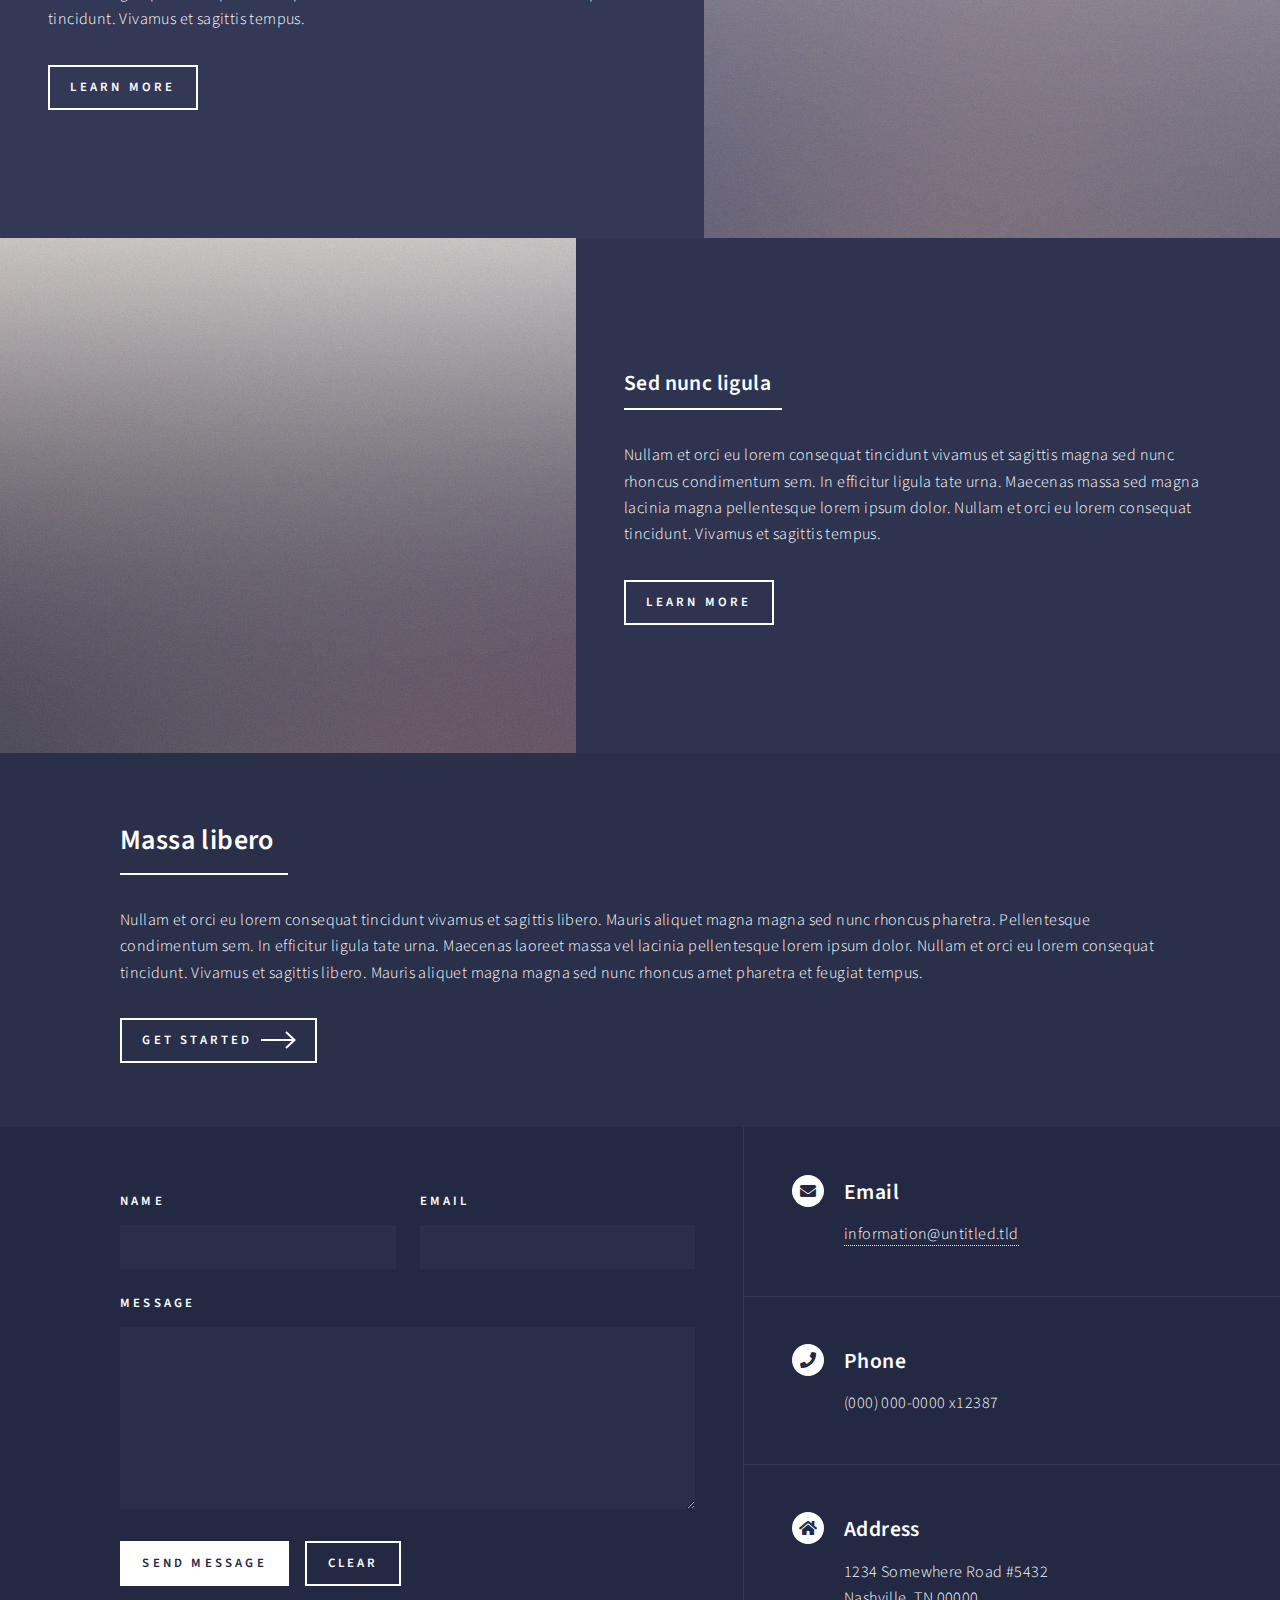
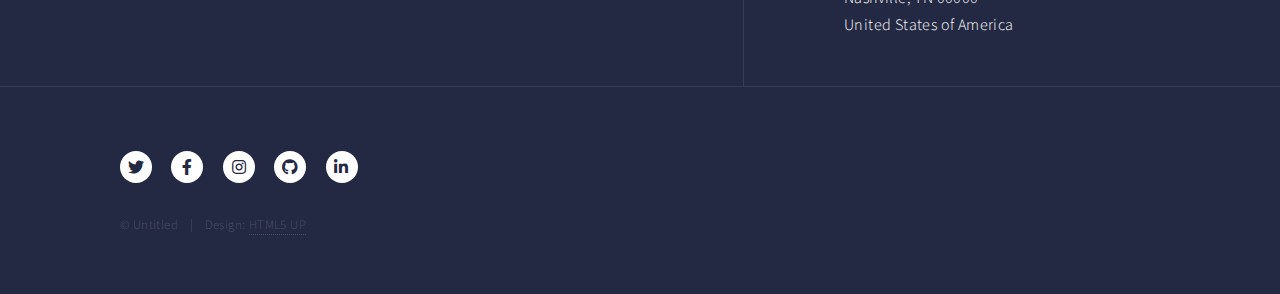
<file: landing.html>
<!DOCTYPE HTML>
<!--
	Forty by HTML5 UP
	html5up.net | @ajlkn
	Free for personal and commercial use under the CCA 3.0 license (html5up.net/license)
-->
<html>
	<head>
		<title>Landing - Forty by HTML5 UP</title>
		<meta charset="utf-8" />
		<meta name="viewport" content="width=device-width, initial-scale=1, user-scalable=no" />
		<link rel="stylesheet" href="assets/css/main.css" />
		<noscript><link rel="stylesheet" href="assets/css/noscript.css" /></noscript>
	</head>
	<body class="is-preload">

		<!-- Wrapper -->
			<div id="wrapper">

				<!-- Header -->
				<!-- Note: The "styleN" class below should match that of the banner element. -->
					<header id="header" class="alt style2">
						<a href="index.html" class="logo"><strong>Forty</strong> <span>by HTML5 UP</span></a>
						<nav>
							<a href="#menu">Menu</a>
						</nav>
					</header>

				<!-- Menu -->
					<nav id="menu">
						<ul class="links">
							<li><a href="index.html">Home</a></li>
							<li><a href="landing.html">Landing</a></li>
							<li><a href="generic.html">Generic</a></li>
							<li><a href="elements.html">Elements</a></li>
						</ul>
						<ul class="actions stacked">
							<li><a href="#" class="button primary fit">Get Started</a></li>
							<li><a href="#" class="button fit">Log In</a></li>
						</ul>
					</nav>

				<!-- Banner -->
				<!-- Note: The "styleN" class below should match that of the header element. -->
					<section id="banner" class="style2">
						<div class="inner">
							<span class="image">
								<img src="images/pic07.jpg" alt="" />
							</span>
							<header class="major">
								<h1>Landing</h1>
							</header>
							<div class="content">
								<p>Lorem ipsum dolor sit amet nullam consequat<br />
								sed veroeros. tempus adipiscing nulla.</p>
							</div>
						</div>
					</section>

				<!-- Main -->
					<div id="main">

						<!-- One -->
							<section id="one">
								<div class="inner">
									<header class="major">
										<h2>Sed amet aliquam</h2>
									</header>
									<p>Nullam et orci eu lorem consequat tincidunt vivamus et sagittis magna sed nunc rhoncus condimentum sem. In efficitur ligula tate urna. Maecenas massa vel lacinia pellentesque lorem ipsum dolor. Nullam et orci eu lorem consequat tincidunt. Vivamus et sagittis libero. Nullam et orci eu lorem consequat tincidunt vivamus et sagittis magna sed nunc rhoncus condimentum sem. In efficitur ligula tate urna.</p>
								</div>
							</section>

						<!-- Two -->
							<section id="two" class="spotlights">
								<section>
									<a href="generic.html" class="image">
										<img src="images/pic08.jpg" alt="" data-position="center center" />
									</a>
									<div class="content">
										<div class="inner">
											<header class="major">
												<h3>Orci maecenas</h3>
											</header>
											<p>Nullam et orci eu lorem consequat tincidunt vivamus et sagittis magna sed nunc rhoncus condimentum sem. In efficitur ligula tate urna. Maecenas massa sed magna lacinia magna pellentesque lorem ipsum dolor. Nullam et orci eu lorem consequat tincidunt. Vivamus et sagittis tempus.</p>
											<ul class="actions">
												<li><a href="generic.html" class="button">Learn more</a></li>
											</ul>
										</div>
									</div>
								</section>
								<section>
									<a href="generic.html" class="image">
										<img src="images/pic09.jpg" alt="" data-position="top center" />
									</a>
									<div class="content">
										<div class="inner">
											<header class="major">
												<h3>Rhoncus magna</h3>
											</header>
											<p>Nullam et orci eu lorem consequat tincidunt vivamus et sagittis magna sed nunc rhoncus condimentum sem. In efficitur ligula tate urna. Maecenas massa sed magna lacinia magna pellentesque lorem ipsum dolor. Nullam et orci eu lorem consequat tincidunt. Vivamus et sagittis tempus.</p>
											<ul class="actions">
												<li><a href="generic.html" class="button">Learn more</a></li>
											</ul>
										</div>
									</div>
								</section>
								<section>
									<a href="generic.html" class="image">
										<img src="images/pic10.jpg" alt="" data-position="25% 25%" />
									</a>
									<div class="content">
										<div class="inner">
											<header class="major">
												<h3>Sed nunc ligula</h3>
											</header>
											<p>Nullam et orci eu lorem consequat tincidunt vivamus et sagittis magna sed nunc rhoncus condimentum sem. In efficitur ligula tate urna. Maecenas massa sed magna lacinia magna pellentesque lorem ipsum dolor. Nullam et orci eu lorem consequat tincidunt. Vivamus et sagittis tempus.</p>
											<ul class="actions">
												<li><a href="generic.html" class="button">Learn more</a></li>
											</ul>
										</div>
									</div>
								</section>
							</section>

						<!-- Three -->
							<section id="three">
								<div class="inner">
									<header class="major">
										<h2>Massa libero</h2>
									</header>
									<p>Nullam et orci eu lorem consequat tincidunt vivamus et sagittis libero. Mauris aliquet magna magna sed nunc rhoncus pharetra. Pellentesque condimentum sem. In efficitur ligula tate urna. Maecenas laoreet massa vel lacinia pellentesque lorem ipsum dolor. Nullam et orci eu lorem consequat tincidunt. Vivamus et sagittis libero. Mauris aliquet magna magna sed nunc rhoncus amet pharetra et feugiat tempus.</p>
									<ul class="actions">
										<li><a href="generic.html" class="button next">Get Started</a></li>
									</ul>
								</div>
							</section>

					</div>

				<!-- Contact -->
					<section id="contact">
						<div class="inner">
							<section>
								<form method="post" action="#">
									<div class="fields">
										<div class="field half">
											<label for="name">Name</label>
											<input type="text" name="name" id="name" />
										</div>
										<div class="field half">
											<label for="email">Email</label>
											<input type="text" name="email" id="email" />
										</div>
										<div class="field">
											<label for="message">Message</label>
											<textarea name="message" id="message" rows="6"></textarea>
										</div>
									</div>
									<ul class="actions">
										<li><input type="submit" value="Send Message" class="primary" /></li>
										<li><input type="reset" value="Clear" /></li>
									</ul>
								</form>
							</section>
							<section class="split">
								<section>
									<div class="contact-method">
										<span class="icon solid alt fa-envelope"></span>
										<h3>Email</h3>
										<a href="#">information@untitled.tld</a>
									</div>
								</section>
								<section>
									<div class="contact-method">
										<span class="icon solid alt fa-phone"></span>
										<h3>Phone</h3>
										<span>(000) 000-0000 x12387</span>
									</div>
								</section>
								<section>
									<div class="contact-method">
										<span class="icon solid alt fa-home"></span>
										<h3>Address</h3>
										<span>1234 Somewhere Road #5432<br />
										Nashville, TN 00000<br />
										United States of America</span>
									</div>
								</section>
							</section>
						</div>
					</section>

				<!-- Footer -->
					<footer id="footer">
						<div class="inner">
							<ul class="icons">
								<li><a href="#" class="icon brands alt fa-twitter"><span class="label">Twitter</span></a></li>
								<li><a href="#" class="icon brands alt fa-facebook-f"><span class="label">Facebook</span></a></li>
								<li><a href="#" class="icon brands alt fa-instagram"><span class="label">Instagram</span></a></li>
								<li><a href="#" class="icon brands alt fa-github"><span class="label">GitHub</span></a></li>
								<li><a href="#" class="icon brands alt fa-linkedin-in"><span class="label">LinkedIn</span></a></li>
							</ul>
							<ul class="copyright">
								<li>&copy; Untitled</li><li>Design: <a href="https://html5up.net">HTML5 UP</a></li>
							</ul>
						</div>
					</footer>

			</div>

		<!-- Scripts -->
			<script src="assets/js/jquery.min.js"></script>
			<script src="assets/js/jquery.scrolly.min.js"></script>
			<script src="assets/js/jquery.scrollex.min.js"></script>
			<script src="assets/js/browser.min.js"></script>
			<script src="assets/js/breakpoints.min.js"></script>
			<script src="assets/js/util.js"></script>
			<script src="assets/js/main.js"></script>

	</body>
</html>
</file>
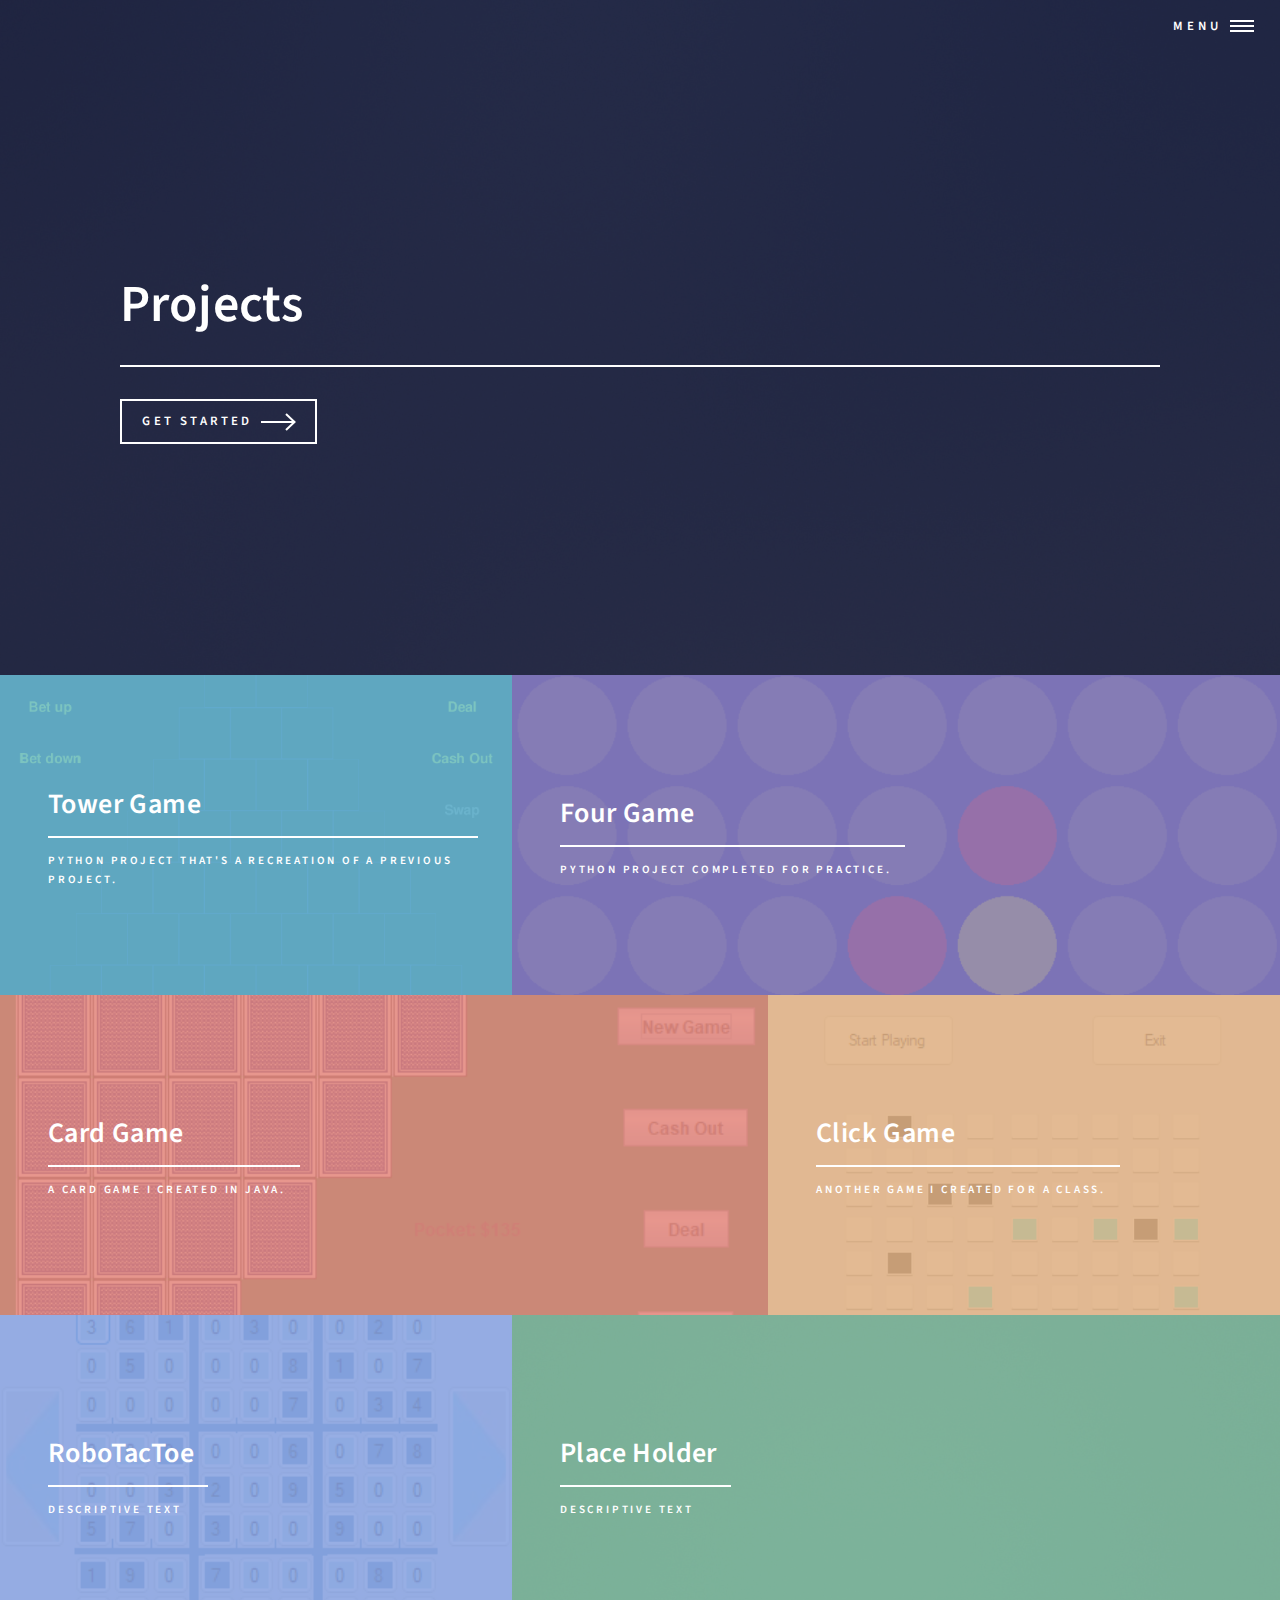
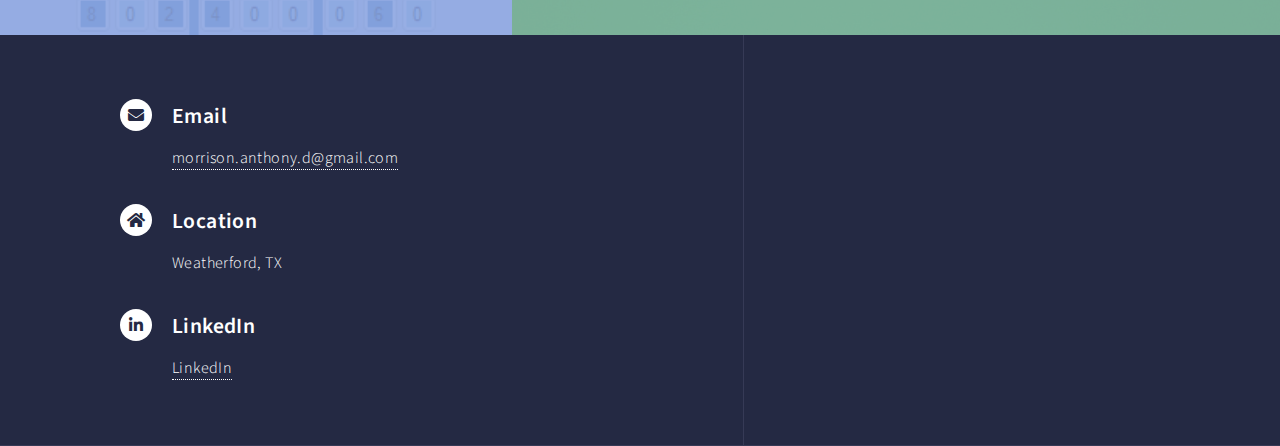
<file: projects.html>
<!DOCTYPE HTML>
<!--
	Forty by HTML5 UP
	html5up.net | @ajlkn
	Free for personal and commercial use under the CCA 3.0 license (html5up.net/license)
-->
<html>
	<head>
		<title>Projectes</title>
		<meta charset="utf-8" />
		<meta name="viewport" content="width=device-width, initial-scale=1, user-scalable=no" />
		<link rel="stylesheet" href="assets/css/main.css" />
		<noscript><link rel="stylesheet" href="assets/css/noscript.css" /></noscript>
	</head>
	<body class="is-preload">

		<!-- Wrapper -->
		<div id="wrapper">

			<!-- Header -->
			<header id="header" class="alt">

				<nav>
					<a href="#menu">Menu</a>
				</nav>
			</header>

			<!-- Menu -->
			<nav id="menu">
				<ul class="links">
					<li><a href="index.html">Home</a></li>
					<li><a href="resume.html">Resume</a></li>
					<li><a href="projects.html">Projects</a></li>
				</ul>
				<ul class="actions stacked">
					<li><a href="#one" class="button primary fit">Get Started</a></li>
				</ul>
			</nav>


			<!-- Banner -->
			<section id="banner" class="major">
				<div class="inner">
					<header class="major">
						<h1>Projects</h1>
					</header>
					<div class="content">
						<ul class="actions">
							<li><a href="#one" class="button next scrolly">Get Started</a></li>
						</ul>
					</div>
				</div>
			</section>

			<!-- Main -->
			<div id="main">

				<!-- One -->
				<section id="one" class="tiles">
					<article>
						<span class="image">
							<img src="images/towergame.png" alt="" />
						</span>
						<header class="major">
							<h3><a href="pythonProjects/cardgame/cardgame.html" class="link">Tower Game</a></h3>
							<p>Python project that's a recreation of a previous project.</p>
						</header>
					</article>
					<article>
						<span class="image">
							<img src="images/Four.png" alt="" />
						</span>
						<header class="major">
							<h3><a href="pythonProjects/boardfour/boardfour.html" class="link">Four Game</a></h3>
							<p>Python project completed for practice.</p>
						</header>
					</article>
					<article>
						<span class="image">
							<img src="images/cardgamescreenshot.png" alt="" />
						</span>
						<header class="major">
							<h3><a href="javacardgame.html" class="link">Card Game</a></h3>
							<p>A card game I created in Java.</p>
						</header>
					</article>
					<article>
						<span class="image">
							<img src="images/clickgame.png" alt="" />
						</span>
						<header class="major">
							<h3><a href="clickgame.html" class="link">Click Game</a></h3>
							<p>Another game I created for a class.</p>
						</header>
					</article>
					<article>
						<span class="image">
							<img src="images/robotactoe.png" alt="" />
						</span>
						<header class="major">
							<h3><a href="robotactoe.html" class="link">RoboTacToe</a></h3>
							<p>Descriptive Text</p>
						</header>
					</article>
					<article>
						<span class="image">
							<img src="images/pic06.jpg" alt="" />
						</span>
						<header class="major">
							<h3><a href="index.html" class="link">Place Holder</a></h3>
							<p>Descriptive Text</p>
						</header>
					</article>
				</section>

				<!-- Two -->
				<!--<section id="two">
			<div class="inner">
				<header class="major">
					<h2>Massa libero</h2>
				</header>
				<p>Nullam et orci eu lorem consequat tincidunt vivamus et sagittis libero. Mauris aliquet magna magna sed nunc rhoncus pharetra. Pellentesque condimentum sem. In efficitur ligula tate urna. Maecenas laoreet massa vel lacinia pellentesque lorem ipsum dolor. Nullam et orci eu lorem consequat tincidunt. Vivamus et sagittis libero. Mauris aliquet magna magna sed nunc rhoncus amet pharetra et feugiat tempus.</p>
				<ul class="actions">
					<li><a href="landing.html" class="button next">Get Started</a></li>
				</ul>
			</div>
		</section>-->

			</div>

			<!-- Contact -->
			<section id="contact">
				<div class="inner">
					<section>
						<section>
							<div class="contact-method">
								<span class="icon solid alt fa-envelope"></span>
								<h3>Email</h3>
								<a href="mailto:morrison.anthony.d@gmail.com">morrison.anthony.d@gmail.com</a>
							</div>
						</section>
						<section>
							<div class="contact-method">
								<span class="icon solid alt fa-home"></span>
								<h3>Location</h3>
								<span>Weatherford, TX</span>
							</div>
						</section>
						<section>
							<div class="contact-method">
								<span class="icon brands alt fa-linkedin-in"></span>
								<h3>LinkedIn</h3>
								<a href="http://www.linkedin.com/in/anthony-m-0a5a20196/">LinkedIn</a>
							</div>
						</section>
					</section>
				</div>

			</section>

			<!-- Footer -->
			<!--<footer id="footer">
							<div class="inner">
								<ul class="icons">
									<li><a href="http://www.linkedin.com/in/anthony-m-0a5a20196/" class="icon brands alt fa-linkedin-in"><span class="label">LinkedIn</span></a></li>
									<li><a href="mailto:morrison.anthony.d@gmail.com" class="icon solid alt fa-envelope"><span class="label">Envelope</span></a></li>
								</ul>

									<ul class="copyright">
										<li>&copy; Untitled</li>
										<li>Design: <a href="https://html5up.net">HTML5 UP</a></li>
									</ul>
	</div>
						</footer>-->

		</div>

		<!-- Scripts -->
			<script src="assets/js/jquery.min.js"></script>
			<script src="assets/js/jquery.scrolly.min.js"></script>
			<script src="assets/js/jquery.scrollex.min.js"></script>
			<script src="assets/js/browser.min.js"></script>
			<script src="assets/js/breakpoints.min.js"></script>
			<script src="assets/js/util.js"></script>
			<script src="assets/js/main.js"></script>

	</body>
</html>
</file>
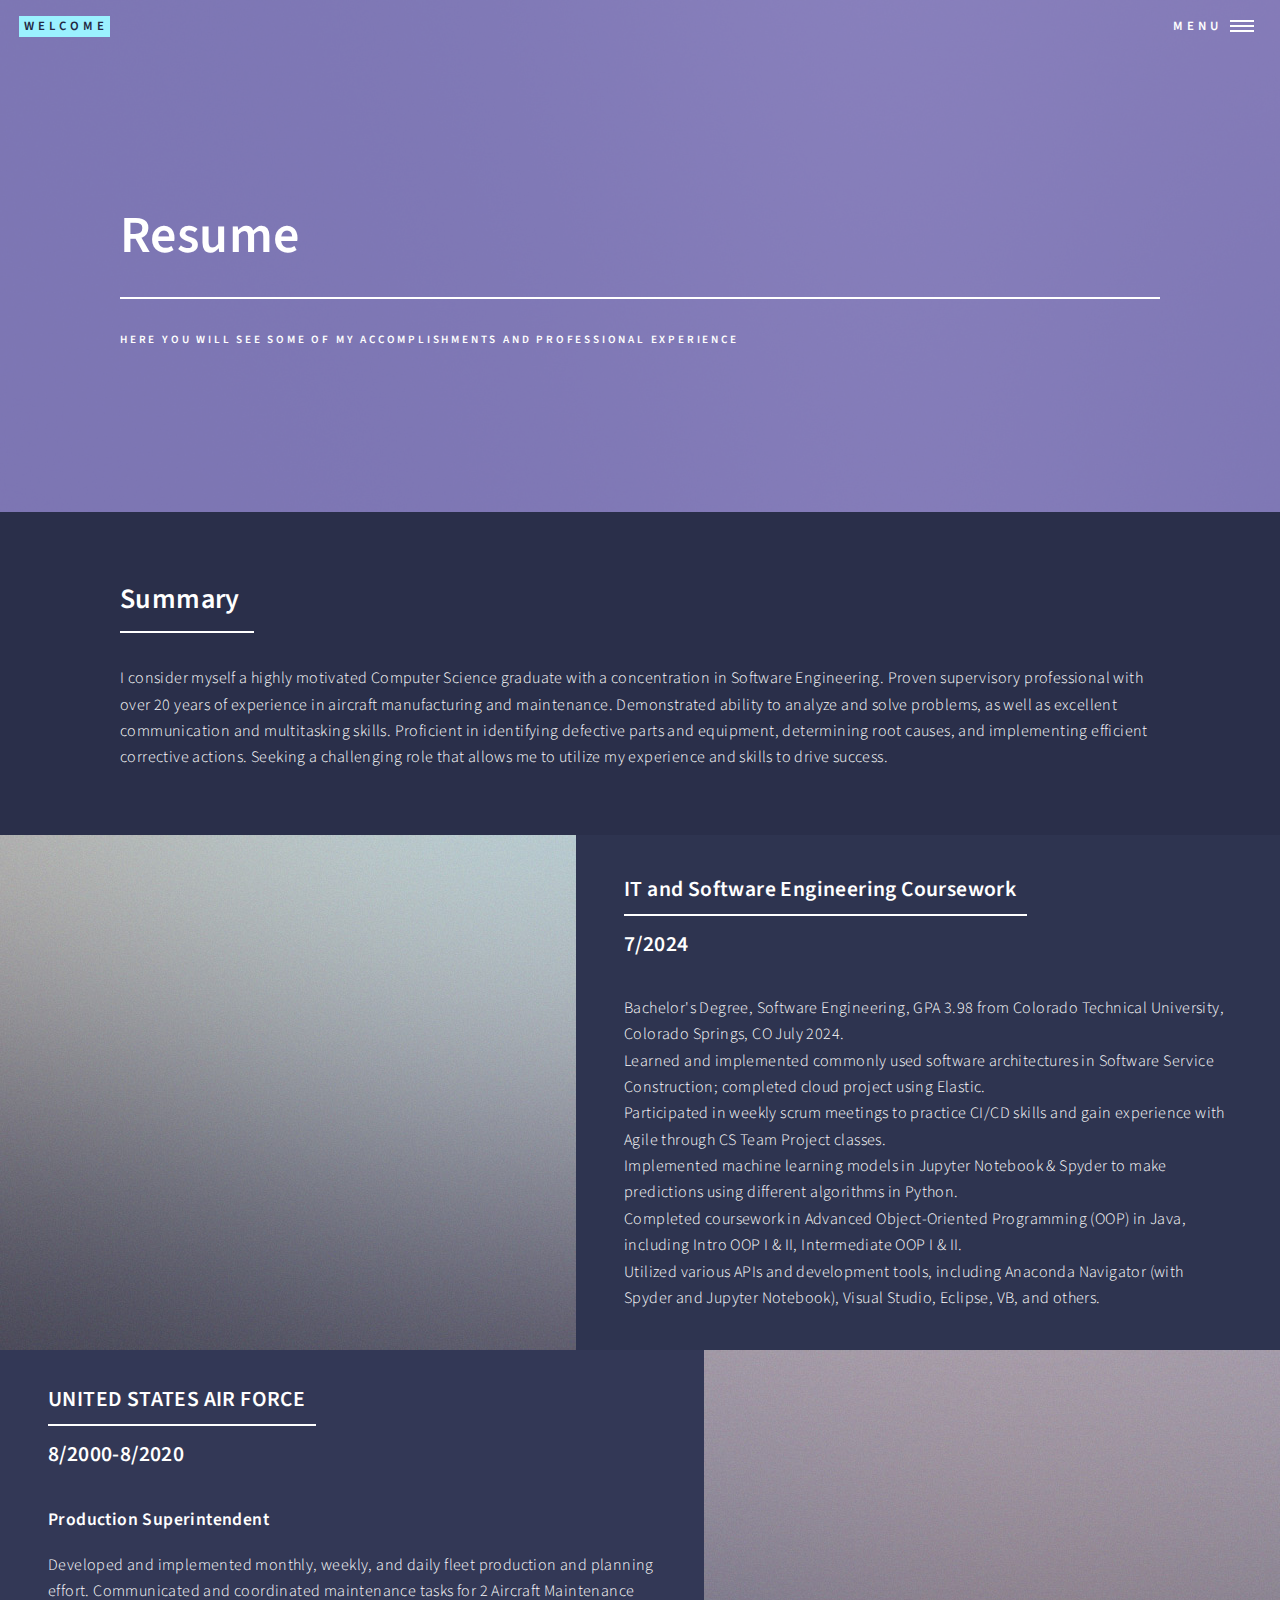
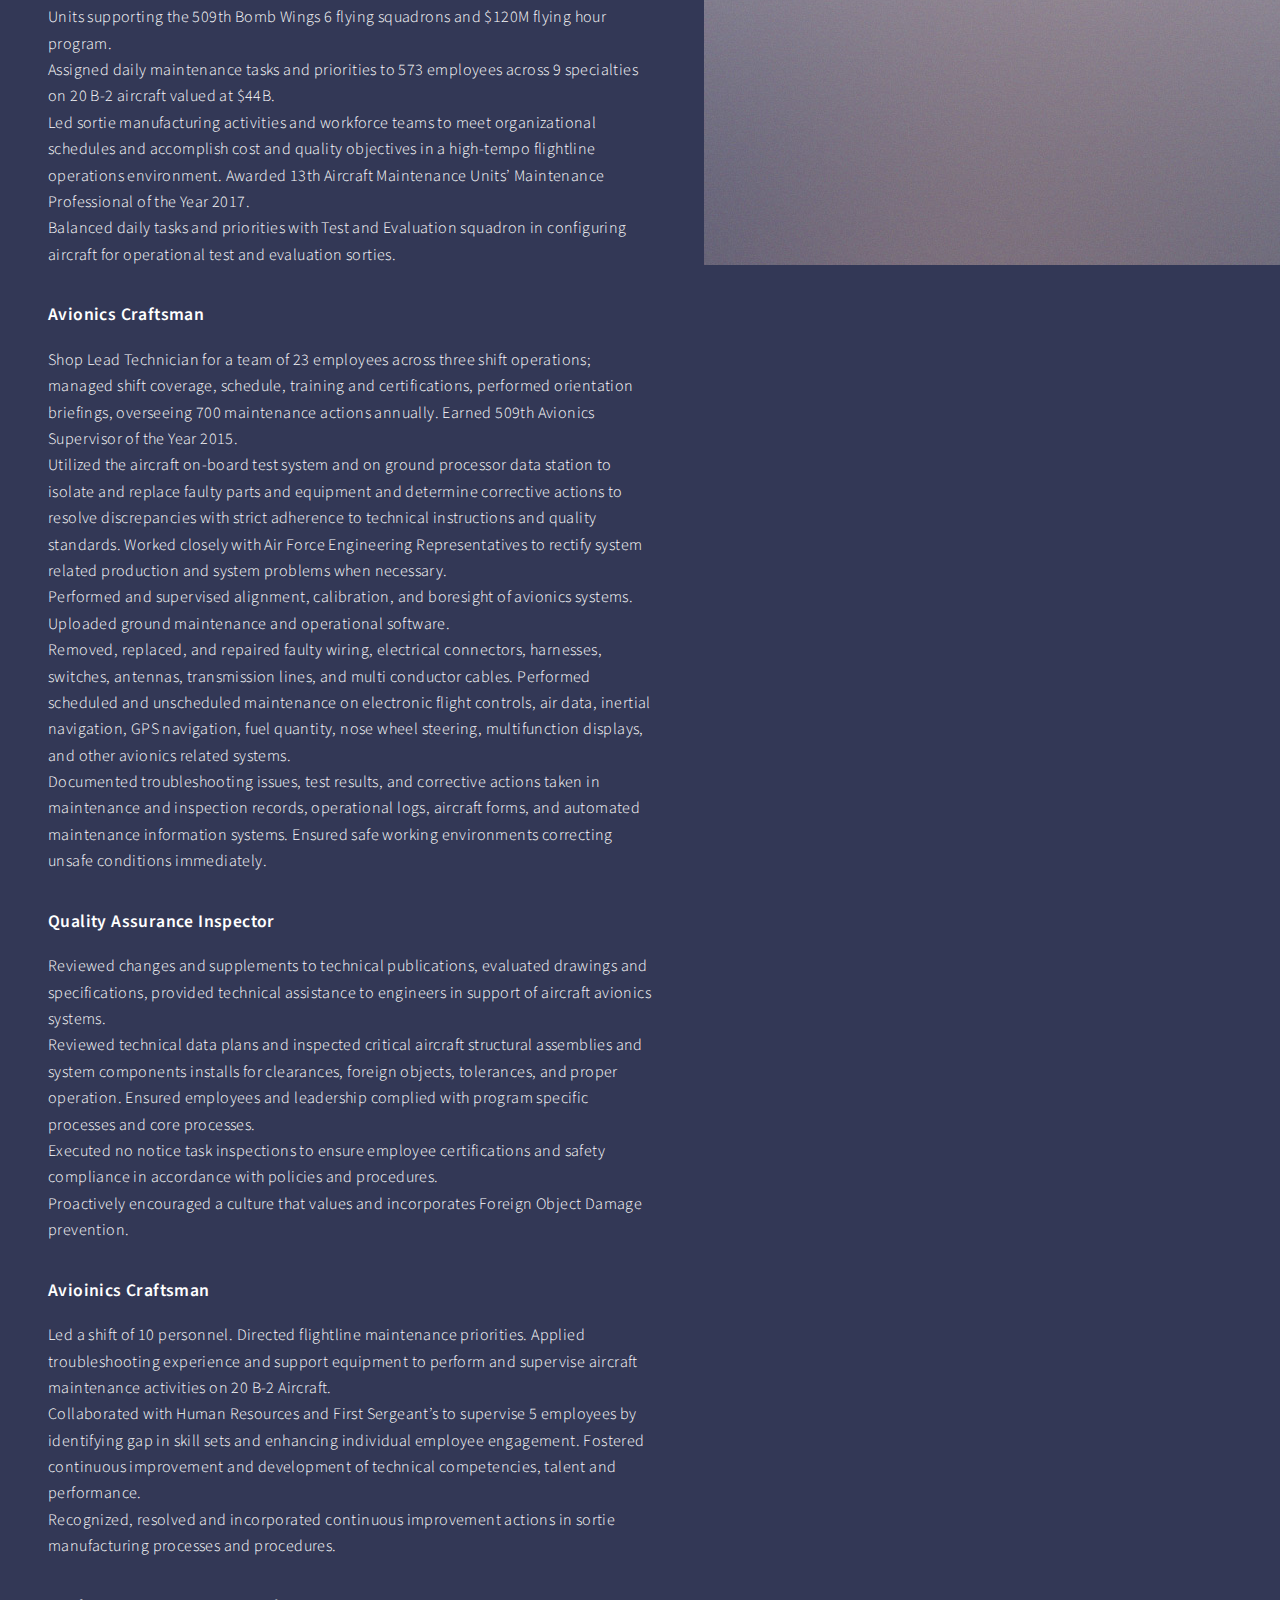
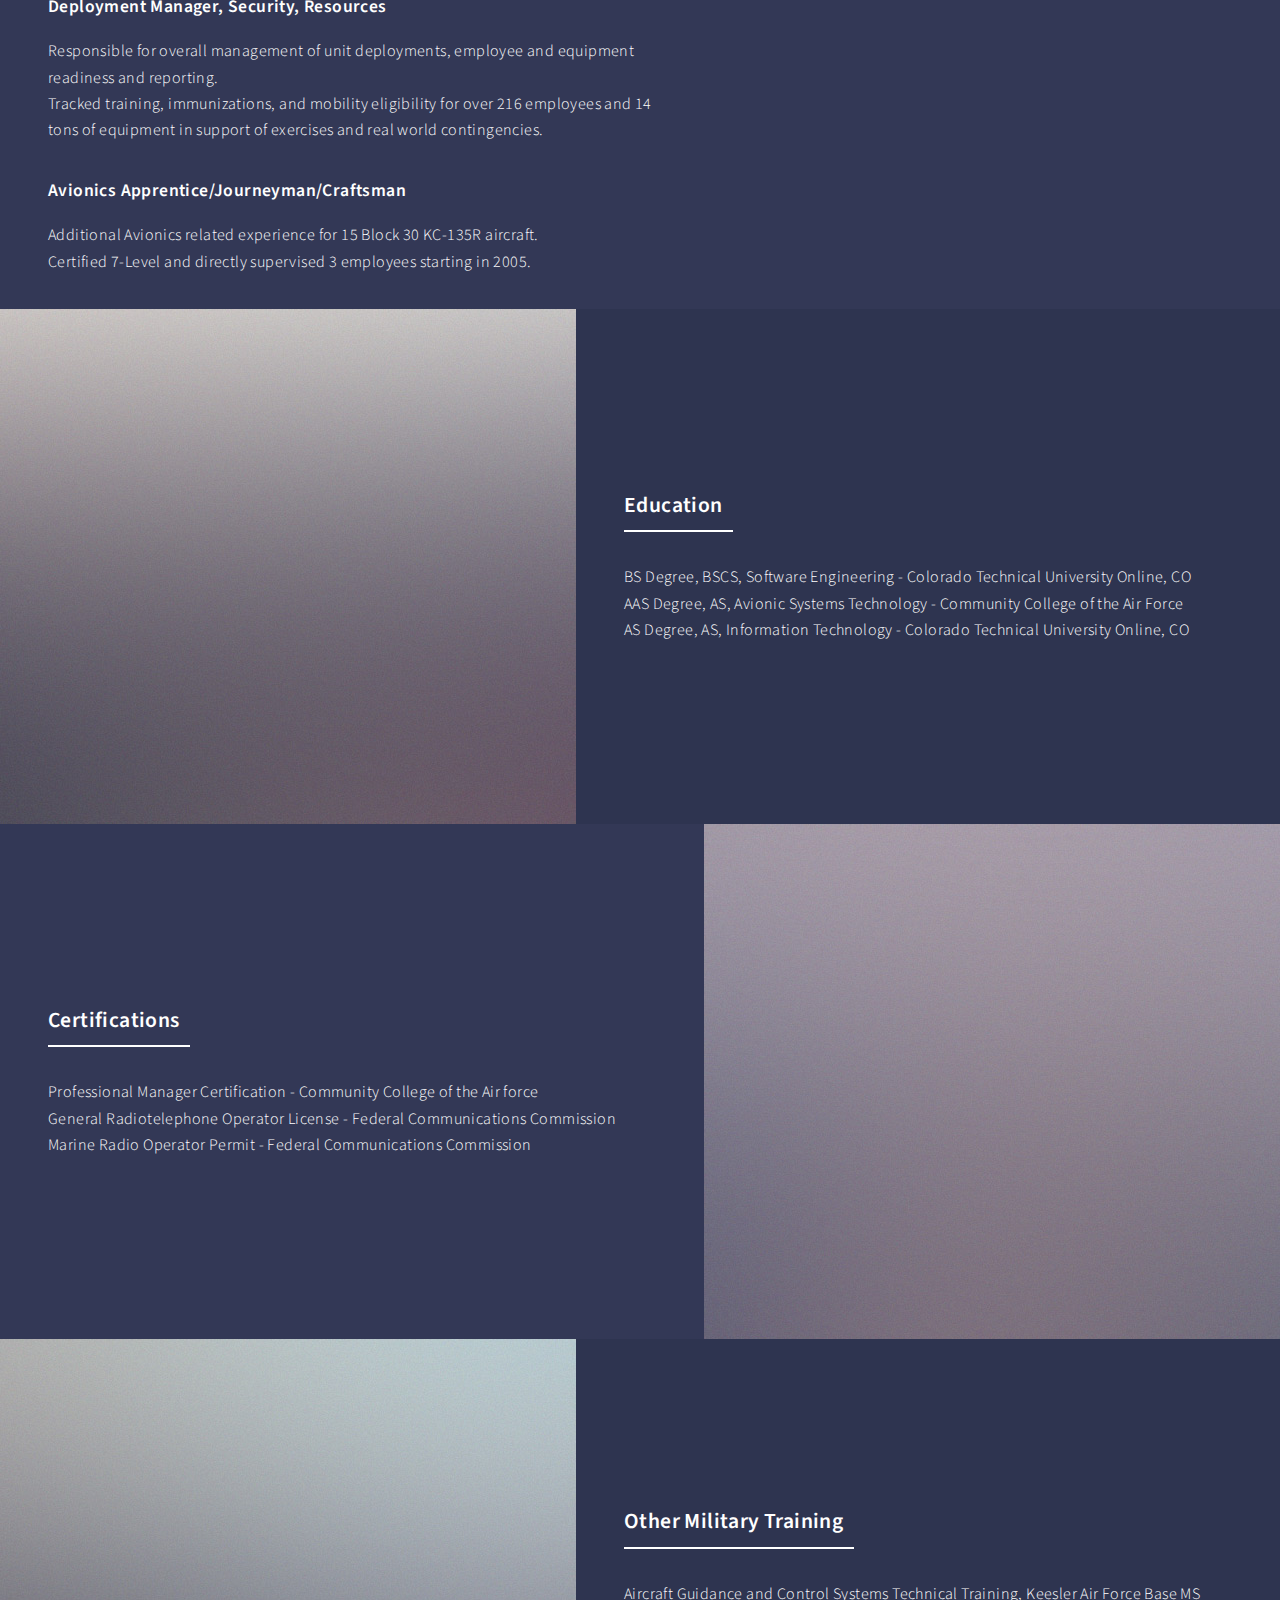
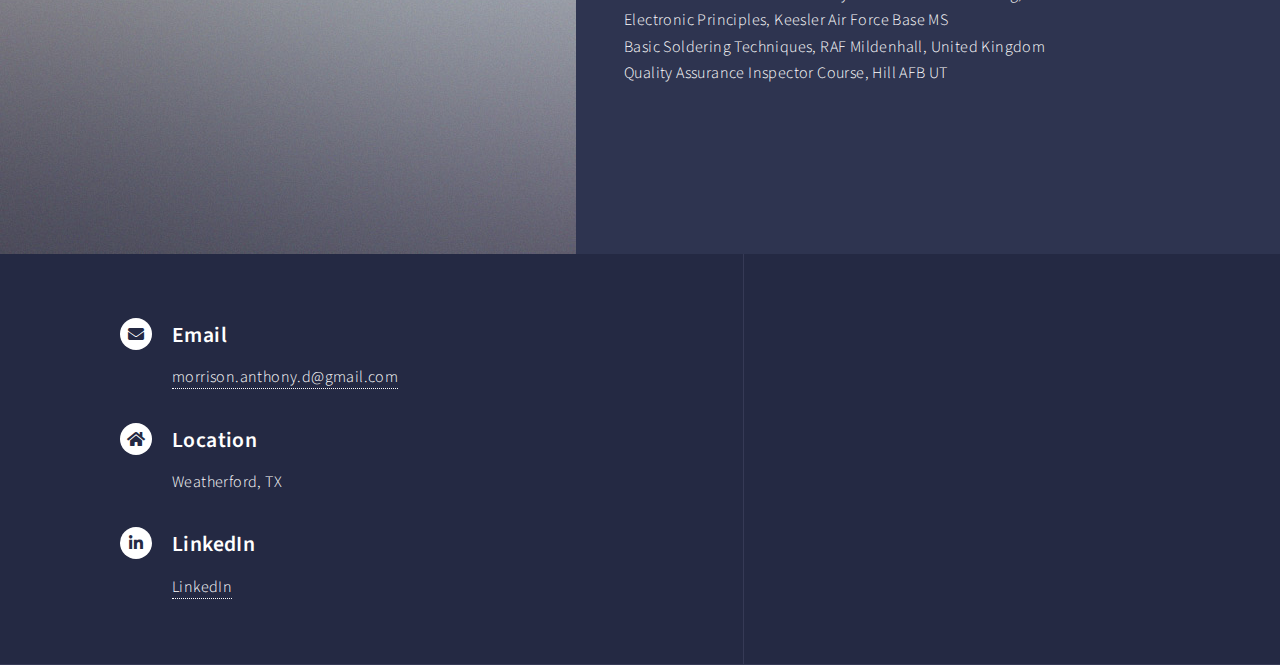
<file: resume.html>
<!DOCTYPE HTML>
<!--
	Forty by HTML5 UP
	html5up.net | @ajlkn
	Free for personal and commercial use under the CCA 3.0 license (html5up.net/license)
-->
<html>
<head>
	<title>Anthony's Portfolio'</title>
	<meta charset="utf-8" />
	<meta name="viewport" content="width=device-width, initial-scale=1, user-scalable=no" />
	<link rel="stylesheet" href="assets/css/main.css" />
	<noscript><link rel="stylesheet" href="assets/css/noscript.css" /></noscript>
</head>
<body class="is-preload">

	<!-- Wrapper -->
	<div id="wrapper">

		<!-- Header -->
		<header id="header" class="alt">
			<a href="index.html" class="logo"><strong>Welcome</strong></a>
			<nav>
				<a href="#menu">Menu</a>
			</nav>
		</header>

		<!-- Menu -->
		<nav id="menu">
			<ul class="links">
				<li><a href="index.html">Home</a></li>
				<li><a href="resume.html">Resume</a></li>
				<li><a href="projects.html">Projects</a></li>
			</ul>
		</nav>

		<!-- Banner -->
		<!-- Note: The "styleN" class below should match that of the header element. -->
		<section id="banner" class="style2">
			<div class="inner">
				<span class="image">
					<img src="images/pic07.jpg" alt="" />
				</span>
				<header class="major">
					<h1>Resume</h1>
				</header>
				<div class="content">
					<p>Here you will see some of my accomplishments and professional experience</p>
				</div>
			</div>
		</section>

		<!-- Main -->
		<div id="main">

			<!-- One -->
			<section id="one">
				<div class="inner">
					<header class="major">
						<h2>Summary</h2>
					</header>
					<p>
						I consider myself a highly motivated Computer Science graduate with a concentration in Software Engineering. Proven
						supervisory professional with over 20 years of experience in aircraft manufacturing and maintenance. Demonstrated
						ability to analyze and solve problems, as well as excellent communication and multitasking skills. Proficient in
						identifying defective parts and equipment, determining root causes, and implementing efficient corrective actions.
						Seeking a challenging role that allows me to utilize my experience and skills to drive success.
					</p>
				</div>
			</section>

			<!-- Two -->
			<section id="two" class="spotlights">
				<section>
					<a href="generic.html" class="image">
						<img src="images/pic08.jpg" alt="" data-position="center center" />
					</a>
					<div class="content">
						<div class="inner">
							<header class="major">
								<h3>IT and Software Engineering Coursework</h3>
								<h3>7/2024</h3>
							</header>
							<p>
								Bachelor's Degree, Software Engineering, GPA 3.98 from Colorado Technical University, Colorado Springs, CO July 2024.
								<br />
								Learned and implemented commonly used software architectures in Software Service Construction; completed cloud project using Elastic.
								<br />
								Participated in weekly scrum meetings to practice CI/CD skills and gain experience with Agile through CS Team Project classes.
								<br />
								Implemented machine learning models in Jupyter Notebook & Spyder to make predictions using different algorithms in Python.
								<br />
								Completed coursework in Advanced Object-Oriented Programming (OOP) in Java, including Intro OOP I & II, Intermediate OOP I & II.
								<br />
								Utilized various APIs and development tools, including Anaconda Navigator (with Spyder and Jupyter Notebook), Visual Studio, Eclipse,
								VB, and others.
								<br />
							</p>

						</div>
					</div>
				</section>
				<section>
					<a href="generic.html" class="image">
						<img src="images/pic09.jpg" alt="" data-position="top center" />
					</a>
					<div class="content">
						<div class="inner">
							<header class="major">
								<h3>UNITED STATES AIR FORCE</h3>
								<h3>8/2000-8/2020</h3>
							</header>
							<header>
								<h4> Production Superintendent</h4>
							</header>
							<p>
								Developed and implemented monthly, weekly, and daily fleet production and planning effort. Communicated and coordinated maintenance
								tasks for 2 Aircraft Maintenance Units supporting the 509th Bomb Wings 6 flying squadrons and $120M flying hour program.
								<br />
								Assigned daily maintenance tasks and priorities to 573 employees across 9 specialties on 20 B-2 aircraft valued at $44B.
								<br />
								Led sortie manufacturing activities and workforce teams to meet organizational schedules and accomplish cost and quality objectives in a
								high-tempo flightline operations environment. Awarded 13th Aircraft Maintenance Units’ Maintenance Professional of the Year 2017.
								<br />
								Balanced daily tasks and priorities with Test and Evaluation squadron in configuring aircraft for operational test and evaluation sorties.
								<br />
							</p>

							<header>
								<h4>Avionics Craftsman</h4>
							</header>
							<p>
								Shop Lead Technician for a team of 23 employees across three shift operations; managed shift coverage, schedule, training and certifications,
								performed orientation briefings, overseeing 700 maintenance actions annually. Earned 509th Avionics Supervisor of the Year 2015.
								<br />
								Utilized the aircraft on-board test system and on ground processor data station to isolate and replace faulty parts and equipment and
								determine corrective actions to resolve discrepancies with strict adherence to technical instructions and quality standards. Worked closely
								with Air Force Engineering Representatives to rectify system related production and system problems when necessary.
								<br />
								Performed and supervised alignment, calibration, and boresight of avionics systems. Uploaded ground maintenance and operational software.
								<br />
								Removed, replaced, and repaired faulty wiring, electrical connectors, harnesses, switches, antennas, transmission lines, and multi conductor
								cables. Performed scheduled and unscheduled maintenance on electronic flight controls, air data, inertial navigation, GPS navigation, fuel
								quantity, nose wheel steering, multifunction displays, and other avionics related systems.
								<br />
								Documented troubleshooting issues, test results, and corrective actions taken in maintenance and inspection records, operational logs, aircraft
								forms, and automated maintenance information systems. Ensured safe working environments correcting unsafe conditions immediately.
								<br />
							</p>

							<header>
								<h4>Quality Assurance Inspector</h4>
							</header>
							<p>
								Reviewed changes and supplements to technical publications, evaluated drawings and specifications, provided technical assistance to
								engineers in support of aircraft avionics systems.
								<br />
								Reviewed technical data plans and inspected critical aircraft structural assemblies and system components installs for clearances, foreign
								objects, tolerances, and proper operation. Ensured employees and leadership complied with program specific processes and core processes.
								<br />
								Executed no notice task inspections to ensure employee certifications and safety compliance in accordance with policies and procedures.
								<br />
								Proactively encouraged a culture that values and incorporates Foreign Object Damage prevention.
								<br />
							</p>

							<header>
								<h4>Avioinics Craftsman</h4>
							</header>
							<p>
								Led a shift of 10 personnel. Directed flightline maintenance priorities. Applied troubleshooting experience and support equipment to perform
								and supervise aircraft maintenance activities on 20 B-2 Aircraft.
								<br />
								Collaborated with Human Resources and First Sergeant’s to supervise 5 employees by identifying gap in skill sets and enhancing individual
								employee engagement. Fostered continuous improvement and development of technical competencies, talent and performance.
								<br />
								Recognized, resolved and incorporated continuous improvement actions in sortie manufacturing processes and procedures.
								<br />
							</p>

							<header>
								<h4>Deployment Manager, Security, Resources</h4>
							</header>
							<p>
								Responsible for overall management of unit deployments, employee and equipment readiness and reporting.
								<br />
								Tracked training, immunizations, and mobility eligibility for over 216 employees and 14 tons of equipment in support of exercises and real
								world contingencies.
								<br />
							</p>

							<header>
								<h4>Avionics Apprentice/Journeyman/Craftsman</h4>
							</header>
							<p>
								Additional Avionics related experience for 15 Block 30 KC-135R aircraft.
								<br />
								Certified 7-Level and directly supervised 3 employees starting in 2005.
								<br />
							</p>
						</div>
					</div>
				</section>
				<section>
					<a href="generic.html" class="image">
						<img src="images/pic10.jpg" alt="" data-position="25% 25%" />
					</a>
					<div class="content">
						<div class="inner">
							<header class="major">
								<h3>Education</h3>
							</header>
							<p>
								BS Degree, BSCS, Software Engineering - Colorado Technical University Online, CO
								<br />
								AAS Degree, AS, Avionic Systems Technology - Community College of the Air Force
								<br />
								AS Degree, AS, Information Technology - Colorado Technical University Online, CO
								<br />
							</p>
						</div>
					</div>
				</section>


				<!-- Three -->
				<section>
					<a href="generic.html" class="image">
						<img src="images/pic09.jpg" alt="" data-position="top center" />
					</a>
					<div class="content">
						<div class="inner">
							<header class="major">
								<h3>Certifications</h3>
							</header>
							<p>
								Professional Manager Certification - Community College of the Air force
								<br />
								General Radiotelephone Operator License - Federal Communications Commission
								<br />
								Marine Radio Operator Permit - Federal Communications Commission
								<br />
							</p>
						</div>
				</section>



				<!-- Four -->
				<section id="two" class="spotlights">
					<section>
						<a href="generic.html" class="image">
							<img src="images/pic08.jpg" alt="" data-position="center center" />
						</a>
						<div class="content">
							<div class="inner">
								<header class="major">
									<h3>Other Military Training</h2>
								</header>
								<p>
									Aircraft Guidance and Control Systems Technical Training, Keesler Air Force Base MS
									<br />
									Electronic Principles, Keesler Air Force Base MS
									<br />
									Basic Soldering Techniques, RAF Mildenhall, United Kingdom
									<br />
									Quality Assurance Inspector Course, Hill AFB UT
									<br />
								</p>
							</div>
						</div>
					</section>
				</section>
			</section>

		</div>

		<!-- Contact -->
		<section id="contact">
			<div class="inner">
				<section>
					<section>
						<div class="contact-method">
							<span class="icon solid alt fa-envelope"></span>
							<h3>Email</h3>
							<a href="mailto:morrison.anthony.d@gmail.com">morrison.anthony.d@gmail.com</a>
						</div>
					</section>
					<section>
						<div class="contact-method">
							<span class="icon solid alt fa-home"></span>
							<h3>Location</h3>
							<span>Weatherford, TX</span>
						</div>
					</section>
					<section>
						<div class="contact-method">
							<span class="icon brands alt fa-linkedin-in"></span>
							<h3>LinkedIn</h3>
							<a href="http://www.linkedin.com/in/anthony-m-0a5a20196/">LinkedIn</a>
						</div>
					</section>
				</section>
			</div>

		</section>

		<!-- Footer -->
		<!--<footer id="footer">
			<div class="inner">
				<ul class="icons">
					<li><a href="#" class="icon brands alt fa-twitter"><span class="label">Twitter</span></a></li>
					<li><a href="#" class="icon brands alt fa-facebook-f"><span class="label">Facebook</span></a></li>
					<li><a href="#" class="icon brands alt fa-instagram"><span class="label">Instagram</span></a></li>
					<li><a href="#" class="icon brands alt fa-github"><span class="label">GitHub</span></a></li>
					<li><a href="#" class="icon brands alt fa-linkedin-in"><span class="label">LinkedIn</span></a></li>
				</ul>
				<ul class="copyright">
					<li>&copy; Untitled</li>
					<li>Design: <a href="https://html5up.net">HTML5 UP</a></li>
				</ul>
			</div>
		</footer>-->

	</div>

	<!-- Scripts -->
	<script src="assets/js/jquery.min.js"></script>
	<script src="assets/js/jquery.scrolly.min.js"></script>
	<script src="assets/js/jquery.scrollex.min.js"></script>
	<script src="assets/js/browser.min.js"></script>
	<script src="assets/js/breakpoints.min.js"></script>
	<script src="assets/js/util.js"></script>
	<script src="assets/js/main.js"></script>

</body>
</html>
</file>
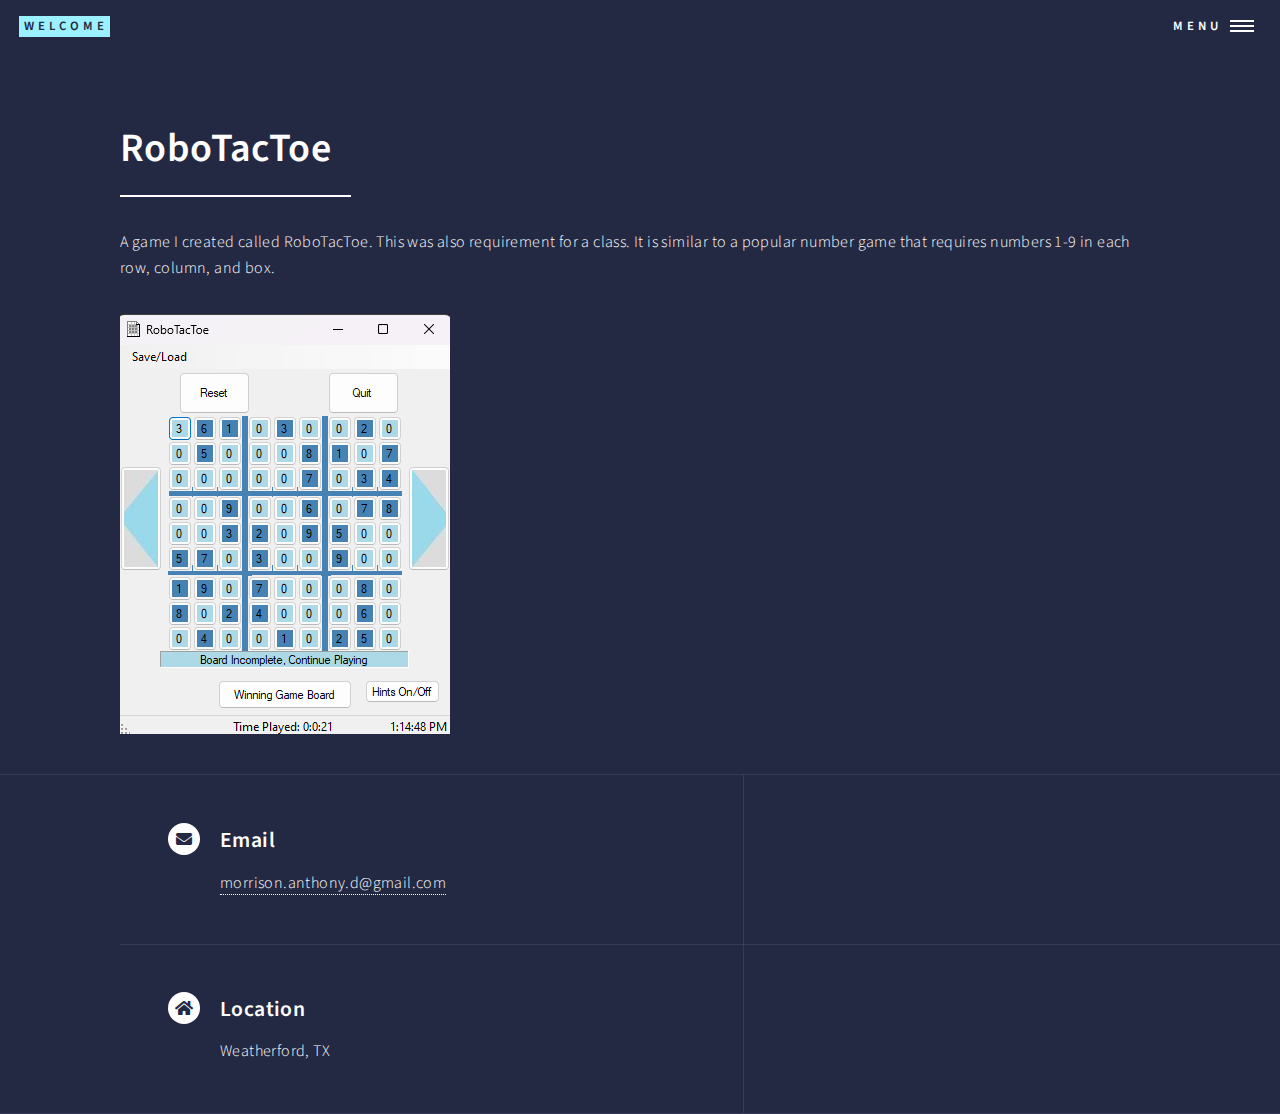
<file: robotactoe.html>
<!DOCTYPE HTML>
<!--
	Forty by HTML5 UP
	html5up.net | @ajlkn
	Free for personal and commercial use under the CCA 3.0 license (html5up.net/license)
-->
<html>
<head>
	<title>Anthony's Portfolio'</title>
	<meta charset="utf-8" />
	<meta name="viewport" content="width=device-width, initial-scale=1, user-scalable=no" />
	<link rel="stylesheet" href="assets/css/main.css" />
	<noscript><link rel="stylesheet" href="assets/css/noscript.css" /></noscript>
</head>
<body class="is-preload">

	<!-- Wrapper -->
	<div id="wrapper">

		<!-- Header -->
		<header id="header" class="alt">
			<a href="index.html" class="logo"><strong>Welcome</strong></a>
			<nav>
				<a href="#menu">Menu</a>
			</nav>
		</header>

		<!-- Menu -->
		<nav id="menu">
			<ul class="links">
				<li><a href="index.html">Home</a></li>
				<li><a href="resume.html">Resume</a></li>
				<li><a href="projects.html">Projects</a></li>
			</ul>
		</nav>

		<!-- Main -->
		<div id="main" class="alt">

			<!-- One -->
			<section id="one">
				<div class="inner">
					<header class="major">
						<h1>RoboTacToe</h1>
					</header>
					<p>A game I created called RoboTacToe. This was also requirement for a class. It is similar to a popular number game that requires numbers 1-9 in each row, column, and box.</p>
					<span><img src="images/robotactoe.png" alt="" /></span>


				</div>
			</section>

		</div>

		<!-- Contact -->
		<section id="contact">
			<div class="inner">
				<section class="split">
					<section>
						<div class="contact-method">
							<span class="icon solid alt fa-envelope"></span>
							<h3>Email</h3>
							<a href="mailto:morrison.anthony.d@gmail.com">morrison.anthony.d@gmail.com</a>
						</div>
					</section>
					<section>
						<div class="contact-method">
							<span class="icon solid alt fa-home"></span>
							<h3>Location</h3>
							<span>Weatherford, TX</span>
						</div>
					</section>
				</section>
			</div>
		</section>

		<!-- Footer -->
		<!--<footer id="footer">
		<div class="inner">
			<ul class="icons">
				<li><a href="http://www.linkedin.com/in/anthony-m-0a5a20196/" class="icon brands alt fa-linkedin-in"><span class="label">LinkedIn</span></a></li>
				<li><a href="mailto:morrison.anthony.d@gmail.com" class="icon solid alt fa-envelope"><span class="label">Envelope</span></a></li>
			</ul>

			<ul class="copyright">
				<li>&copy; Untitled</li>
				<li>Design: <a href="https://html5up.net">HTML5 UP</a></li>
			</ul>
		</div>
	</footer>-->

	</div>

	<!-- Scripts -->
	<script src="assets/js/jquery.min.js"></script>
	<script src="assets/js/jquery.scrolly.min.js"></script>
	<script src="assets/js/jquery.scrollex.min.js"></script>
	<script src="assets/js/browser.min.js"></script>
	<script src="assets/js/breakpoints.min.js"></script>
	<script src="assets/js/util.js"></script>
	<script src="assets/js/main.js"></script>

</body>
</html>
</file>
<file: assets/css/noscript.css>
/*
	Forty by HTML5 UP
	html5up.net | @ajlkn
	Free for personal and commercial use under the CCA 3.0 license (html5up.net/license)
*/

/* Banner */

	body.is-preload #banner:after {
		opacity: 0.85;
	}

	body.is-preload #banner > .inner {
		-moz-filter: none;
		-webkit-filter: none;
		-ms-filter: none;
		filter: none;
		-moz-transform: none;
		-webkit-transform: none;
		-ms-transform: none;
		transform: none;
		opacity: 1;
	}
</file>
<file: assets/css/main.css>
@import url(fontawesome-all.min.css);
@import url("https://fonts.googleapis.com/css?family=Source+Sans+Pro:300,300italic,600,600italic");

/*
	Forty by HTML5 UP
	html5up.net | @ajlkn
	Free for personal and commercial use under the CCA 3.0 license (html5up.net/license)
*/

html, body, div, span, applet, object,
iframe, h1, h2, h3, h4, h5, h6, p, blockquote,
pre, a, abbr, acronym, address, big, cite,
code, del, dfn, em, img, ins, kbd, q, s, samp,
small, strike, strong, sub, sup, tt, var, b,
u, i, center, dl, dt, dd, ol, ul, li, fieldset,
form, label, legend, table, caption, tbody,
tfoot, thead, tr, th, td, article, aside,
canvas, details, embed, figure, figcaption,
footer, header, hgroup, menu, nav, output, ruby,
section, summary, time, mark, audio, video {
	margin: 0;
	padding: 0;
	border: 0;
	font-size: 100%;
	font: inherit;
	vertical-align: baseline;}

article, aside, details, figcaption, figure,
footer, header, hgroup, menu, nav, section {
	display: block;}

body {
	line-height: 1;
}

ol, ul {
	list-style: none;
}

blockquote, q {
	quotes: none;
}

	blockquote:before, blockquote:after, q:before, q:after {
		content: '';
		content: none;
	}

table {
	border-collapse: collapse;
	border-spacing: 0;
}

body {
	-webkit-text-size-adjust: none;
}

mark {
	background-color: transparent;
	color: inherit;
}

input::-moz-focus-inner {
	border: 0;
	padding: 0;
}

input, select, textarea {
	-moz-appearance: none;
	-webkit-appearance: none;
	-ms-appearance: none;
	appearance: none;
}

/* Basic */

	@-ms-viewport {
		width: device-width;
	}

	body {
		-ms-overflow-style: scrollbar;
	}

	@media screen and (max-width: 480px) {

		html, body {
			min-width: 320px;
		}

	}

	html {
		box-sizing: border-box;
	}

	*, *:before, *:after {
		box-sizing: inherit;
	}

	body {
		background: #242943;
	}

		body.is-preload *, body.is-preload *:before, body.is-preload *:after {
			-moz-animation: none !important;
			-webkit-animation: none !important;
			-ms-animation: none !important;
			animation: none !important;
			-moz-transition: none !important;
			-webkit-transition: none !important;
			-ms-transition: none !important;
			transition: none !important;
		}

/* Type */

	body, input, select, textarea {
		color: #ffffff;
		font-family: "Source Sans Pro", Helvetica, sans-serif;
		font-size: 17pt;
		font-weight: 300;
		letter-spacing: 0.025em;
		line-height: 1.65;
	}

		@media screen and (max-width: 1680px) {

			body, input, select, textarea {
				font-size: 14pt;
			}

		}

		@media screen and (max-width: 1280px) {

			body, input, select, textarea {
				font-size: 12pt;
			}

		}

		@media screen and (max-width: 360px) {

			body, input, select, textarea {
				font-size: 11pt;
			}

		}

	a {
		-moz-transition: color 0.2s ease-in-out, border-bottom-color 0.2s ease-in-out;
		-webkit-transition: color 0.2s ease-in-out, border-bottom-color 0.2s ease-in-out;
		-ms-transition: color 0.2s ease-in-out, border-bottom-color 0.2s ease-in-out;
		transition: color 0.2s ease-in-out, border-bottom-color 0.2s ease-in-out;
		border-bottom: dotted 1px;
		color: inherit;
		text-decoration: none;
	}

		a:hover {
			border-bottom-color: transparent;
			color: #9bf1ff !important;
		}

		a:active {
			color: #53e3fb !important;
		}

	strong, b {
		color: #ffffff;
		font-weight: 600;
	}

	em, i {
		font-style: italic;
	}

	p {
		margin: 0 0 2em 0;
	}

	h1, h2, h3, h4, h5, h6 {
		color: #ffffff;
		font-weight: 600;
		line-height: 1.65;
		margin: 0 0 1em 0;
	}

		h1 a, h2 a, h3 a, h4 a, h5 a, h6 a {
			color: inherit;
			border-bottom: 0;
		}

	h1 {
		font-size: 2.5em;
	}

	h2 {
		font-size: 1.75em;
	}

	h3 {
		font-size: 1.35em;
	}

	h4 {
		font-size: 1.1em;
	}

	h5 {
		font-size: 0.9em;
	}

	h6 {
		font-size: 0.7em;
	}

	@media screen and (max-width: 736px) {

		h1 {
			font-size: 2em;
		}

		h2 {
			font-size: 1.5em;
		}

		h3 {
			font-size: 1.25em;
		}

	}

	sub {
		font-size: 0.8em;
		position: relative;
		top: 0.5em;
	}

	sup {
		font-size: 0.8em;
		position: relative;
		top: -0.5em;
	}

	blockquote {
		border-left: solid 4px rgba(212, 212, 255, 0.1);
		font-style: italic;
		margin: 0 0 2em 0;
		padding: 0.5em 0 0.5em 2em;
	}

	code {
		background: rgba(212, 212, 255, 0.035);
		font-family: "Courier New", monospace;
		font-size: 0.9em;
		margin: 0 0.25em;
		padding: 0.25em 0.65em;
	}

	pre {
		-webkit-overflow-scrolling: touch;
		font-family: "Courier New", monospace;
		font-size: 0.9em;
		margin: 0 0 2em 0;
	}

		pre code {
			display: block;
			line-height: 1.75;
			padding: 1em 1.5em;
			overflow-x: auto;
		}

	hr {
		border: 0;
		border-bottom: solid 1px rgba(212, 212, 255, 0.1);
		margin: 2em 0;
	}

		hr.major {
			margin: 3em 0;
		}

	.align-left {
		text-align: left;
	}

	.align-center {
		text-align: center;
	}

	.align-right {
		text-align: right;
	}

/* Row */

	.row {
		display: flex;
		flex-wrap: wrap;
		box-sizing: border-box;
		align-items: stretch;
	}

		.row > * {
			box-sizing: border-box;
		}

		.row.gtr-uniform > * > :last-child {
			margin-bottom: 0;
		}

		.row.aln-left {
			justify-content: flex-start;
		}

		.row.aln-center {
			justify-content: center;
		}

		.row.aln-right {
			justify-content: flex-end;
		}

		.row.aln-top {
			align-items: flex-start;
		}

		.row.aln-middle {
			align-items: center;
		}

		.row.aln-bottom {
			align-items: flex-end;
		}

		.row > .imp {
			order: -1;
		}

		.row > .col-1 {
			width: 8.33333%;
		}

		.row > .off-1 {
			margin-left: 8.33333%;
		}

		.row > .col-2 {
			width: 16.66667%;
		}

		.row > .off-2 {
			margin-left: 16.66667%;
		}

		.row > .col-3 {
			width: 25%;
		}

		.row > .off-3 {
			margin-left: 25%;
		}

		.row > .col-4 {
			width: 33.33333%;
		}

		.row > .off-4 {
			margin-left: 33.33333%;
		}

		.row > .col-5 {
			width: 41.66667%;
		}

		.row > .off-5 {
			margin-left: 41.66667%;
		}

		.row > .col-6 {
			width: 50%;
		}

		.row > .off-6 {
			margin-left: 50%;
		}

		.row > .col-7 {
			width: 58.33333%;
		}

		.row > .off-7 {
			margin-left: 58.33333%;
		}

		.row > .col-8 {
			width: 66.66667%;
		}

		.row > .off-8 {
			margin-left: 66.66667%;
		}

		.row > .col-9 {
			width: 75%;
		}

		.row > .off-9 {
			margin-left: 75%;
		}

		.row > .col-10 {
			width: 83.33333%;
		}

		.row > .off-10 {
			margin-left: 83.33333%;
		}

		.row > .col-11 {
			width: 91.66667%;
		}

		.row > .off-11 {
			margin-left: 91.66667%;
		}

		.row > .col-12 {
			width: 100%;
		}

		.row > .off-12 {
			margin-left: 100%;
		}

		.row.gtr-0 {
			margin-top: 0;
			margin-left: 0em;
		}

			.row.gtr-0 > * {
				padding: 0 0 0 0em;
			}

			.row.gtr-0.gtr-uniform {
				margin-top: 0em;
			}

				.row.gtr-0.gtr-uniform > * {
					padding-top: 0em;
				}

		.row.gtr-25 {
			margin-top: 0;
			margin-left: -0.5em;
		}

			.row.gtr-25 > * {
				padding: 0 0 0 0.5em;
			}

			.row.gtr-25.gtr-uniform {
				margin-top: -0.5em;
			}

				.row.gtr-25.gtr-uniform > * {
					padding-top: 0.5em;
				}

		.row.gtr-50 {
			margin-top: 0;
			margin-left: -1em;
		}

			.row.gtr-50 > * {
				padding: 0 0 0 1em;
			}

			.row.gtr-50.gtr-uniform {
				margin-top: -1em;
			}

				.row.gtr-50.gtr-uniform > * {
					padding-top: 1em;
				}

		.row {
			margin-top: 0;
			margin-left: -2em;
		}

			.row > * {
				padding: 0 0 0 2em;
			}

			.row.gtr-uniform {
				margin-top: -2em;
			}

				.row.gtr-uniform > * {
					padding-top: 2em;
				}

		.row.gtr-150 {
			margin-top: 0;
			margin-left: -3em;
		}

			.row.gtr-150 > * {
				padding: 0 0 0 3em;
			}

			.row.gtr-150.gtr-uniform {
				margin-top: -3em;
			}

				.row.gtr-150.gtr-uniform > * {
					padding-top: 3em;
				}

		.row.gtr-200 {
			margin-top: 0;
			margin-left: -4em;
		}

			.row.gtr-200 > * {
				padding: 0 0 0 4em;
			}

			.row.gtr-200.gtr-uniform {
				margin-top: -4em;
			}

				.row.gtr-200.gtr-uniform > * {
					padding-top: 4em;
				}

		@media screen and (max-width: 1680px) {

			.row {
				display: flex;
				flex-wrap: wrap;
				box-sizing: border-box;
				align-items: stretch;
			}

				.row > * {
					box-sizing: border-box;
				}

				.row.gtr-uniform > * > :last-child {
					margin-bottom: 0;
				}

				.row.aln-left {
					justify-content: flex-start;
				}

				.row.aln-center {
					justify-content: center;
				}

				.row.aln-right {
					justify-content: flex-end;
				}

				.row.aln-top {
					align-items: flex-start;
				}

				.row.aln-middle {
					align-items: center;
				}

				.row.aln-bottom {
					align-items: flex-end;
				}

				.row > .imp-xlarge {
					order: -1;
				}

				.row > .col-1-xlarge {
					width: 8.33333%;
				}

				.row > .off-1-xlarge {
					margin-left: 8.33333%;
				}

				.row > .col-2-xlarge {
					width: 16.66667%;
				}

				.row > .off-2-xlarge {
					margin-left: 16.66667%;
				}

				.row > .col-3-xlarge {
					width: 25%;
				}

				.row > .off-3-xlarge {
					margin-left: 25%;
				}

				.row > .col-4-xlarge {
					width: 33.33333%;
				}

				.row > .off-4-xlarge {
					margin-left: 33.33333%;
				}

				.row > .col-5-xlarge {
					width: 41.66667%;
				}

				.row > .off-5-xlarge {
					margin-left: 41.66667%;
				}

				.row > .col-6-xlarge {
					width: 50%;
				}

				.row > .off-6-xlarge {
					margin-left: 50%;
				}

				.row > .col-7-xlarge {
					width: 58.33333%;
				}

				.row > .off-7-xlarge {
					margin-left: 58.33333%;
				}

				.row > .col-8-xlarge {
					width: 66.66667%;
				}

				.row > .off-8-xlarge {
					margin-left: 66.66667%;
				}

				.row > .col-9-xlarge {
					width: 75%;
				}

				.row > .off-9-xlarge {
					margin-left: 75%;
				}

				.row > .col-10-xlarge {
					width: 83.33333%;
				}

				.row > .off-10-xlarge {
					margin-left: 83.33333%;
				}

				.row > .col-11-xlarge {
					width: 91.66667%;
				}

				.row > .off-11-xlarge {
					margin-left: 91.66667%;
				}

				.row > .col-12-xlarge {
					width: 100%;
				}

				.row > .off-12-xlarge {
					margin-left: 100%;
				}

				.row.gtr-0 {
					margin-top: 0;
					margin-left: 0em;
				}

					.row.gtr-0 > * {
						padding: 0 0 0 0em;
					}

					.row.gtr-0.gtr-uniform {
						margin-top: 0em;
					}

						.row.gtr-0.gtr-uniform > * {
							padding-top: 0em;
						}

				.row.gtr-25 {
					margin-top: 0;
					margin-left: -0.5em;
				}

					.row.gtr-25 > * {
						padding: 0 0 0 0.5em;
					}

					.row.gtr-25.gtr-uniform {
						margin-top: -0.5em;
					}

						.row.gtr-25.gtr-uniform > * {
							padding-top: 0.5em;
						}

				.row.gtr-50 {
					margin-top: 0;
					margin-left: -1em;
				}

					.row.gtr-50 > * {
						padding: 0 0 0 1em;
					}

					.row.gtr-50.gtr-uniform {
						margin-top: -1em;
					}

						.row.gtr-50.gtr-uniform > * {
							padding-top: 1em;
						}

				.row {
					margin-top: 0;
					margin-left: -2em;
				}

					.row > * {
						padding: 0 0 0 2em;
					}

					.row.gtr-uniform {
						margin-top: -2em;
					}

						.row.gtr-uniform > * {
							padding-top: 2em;
						}

				.row.gtr-150 {
					margin-top: 0;
					margin-left: -3em;
				}

					.row.gtr-150 > * {
						padding: 0 0 0 3em;
					}

					.row.gtr-150.gtr-uniform {
						margin-top: -3em;
					}

						.row.gtr-150.gtr-uniform > * {
							padding-top: 3em;
						}

				.row.gtr-200 {
					margin-top: 0;
					margin-left: -4em;
				}

					.row.gtr-200 > * {
						padding: 0 0 0 4em;
					}

					.row.gtr-200.gtr-uniform {
						margin-top: -4em;
					}

						.row.gtr-200.gtr-uniform > * {
							padding-top: 4em;
						}

		}

		@media screen and (max-width: 1280px) {

			.row {
				display: flex;
				flex-wrap: wrap;
				box-sizing: border-box;
				align-items: stretch;
			}

				.row > * {
					box-sizing: border-box;
				}

				.row.gtr-uniform > * > :last-child {
					margin-bottom: 0;
				}

				.row.aln-left {
					justify-content: flex-start;
				}

				.row.aln-center {
					justify-content: center;
				}

				.row.aln-right {
					justify-content: flex-end;
				}

				.row.aln-top {
					align-items: flex-start;
				}

				.row.aln-middle {
					align-items: center;
				}

				.row.aln-bottom {
					align-items: flex-end;
				}

				.row > .imp-large {
					order: -1;
				}

				.row > .col-1-large {
					width: 8.33333%;
				}

				.row > .off-1-large {
					margin-left: 8.33333%;
				}

				.row > .col-2-large {
					width: 16.66667%;
				}

				.row > .off-2-large {
					margin-left: 16.66667%;
				}

				.row > .col-3-large {
					width: 25%;
				}

				.row > .off-3-large {
					margin-left: 25%;
				}

				.row > .col-4-large {
					width: 33.33333%;
				}

				.row > .off-4-large {
					margin-left: 33.33333%;
				}

				.row > .col-5-large {
					width: 41.66667%;
				}

				.row > .off-5-large {
					margin-left: 41.66667%;
				}

				.row > .col-6-large {
					width: 50%;
				}

				.row > .off-6-large {
					margin-left: 50%;
				}

				.row > .col-7-large {
					width: 58.33333%;
				}

				.row > .off-7-large {
					margin-left: 58.33333%;
				}

				.row > .col-8-large {
					width: 66.66667%;
				}

				.row > .off-8-large {
					margin-left: 66.66667%;
				}

				.row > .col-9-large {
					width: 75%;
				}

				.row > .off-9-large {
					margin-left: 75%;
				}

				.row > .col-10-large {
					width: 83.33333%;
				}

				.row > .off-10-large {
					margin-left: 83.33333%;
				}

				.row > .col-11-large {
					width: 91.66667%;
				}

				.row > .off-11-large {
					margin-left: 91.66667%;
				}

				.row > .col-12-large {
					width: 100%;
				}

				.row > .off-12-large {
					margin-left: 100%;
				}

				.row.gtr-0 {
					margin-top: 0;
					margin-left: 0em;
				}

					.row.gtr-0 > * {
						padding: 0 0 0 0em;
					}

					.row.gtr-0.gtr-uniform {
						margin-top: 0em;
					}

						.row.gtr-0.gtr-uniform > * {
							padding-top: 0em;
						}

				.row.gtr-25 {
					margin-top: 0;
					margin-left: -0.375em;
				}

					.row.gtr-25 > * {
						padding: 0 0 0 0.375em;
					}

					.row.gtr-25.gtr-uniform {
						margin-top: -0.375em;
					}

						.row.gtr-25.gtr-uniform > * {
							padding-top: 0.375em;
						}

				.row.gtr-50 {
					margin-top: 0;
					margin-left: -0.75em;
				}

					.row.gtr-50 > * {
						padding: 0 0 0 0.75em;
					}

					.row.gtr-50.gtr-uniform {
						margin-top: -0.75em;
					}

						.row.gtr-50.gtr-uniform > * {
							padding-top: 0.75em;
						}

				.row {
					margin-top: 0;
					margin-left: -1.5em;
				}

					.row > * {
						padding: 0 0 0 1.5em;
					}

					.row.gtr-uniform {
						margin-top: -1.5em;
					}

						.row.gtr-uniform > * {
							padding-top: 1.5em;
						}

				.row.gtr-150 {
					margin-top: 0;
					margin-left: -2.25em;
				}

					.row.gtr-150 > * {
						padding: 0 0 0 2.25em;
					}

					.row.gtr-150.gtr-uniform {
						margin-top: -2.25em;
					}

						.row.gtr-150.gtr-uniform > * {
							padding-top: 2.25em;
						}

				.row.gtr-200 {
					margin-top: 0;
					margin-left: -3em;
				}

					.row.gtr-200 > * {
						padding: 0 0 0 3em;
					}

					.row.gtr-200.gtr-uniform {
						margin-top: -3em;
					}

						.row.gtr-200.gtr-uniform > * {
							padding-top: 3em;
						}

		}

		@media screen and (max-width: 980px) {

			.row {
				display: flex;
				flex-wrap: wrap;
				box-sizing: border-box;
				align-items: stretch;
			}

				.row > * {
					box-sizing: border-box;
				}

				.row.gtr-uniform > * > :last-child {
					margin-bottom: 0;
				}

				.row.aln-left {
					justify-content: flex-start;
				}

				.row.aln-center {
					justify-content: center;
				}

				.row.aln-right {
					justify-content: flex-end;
				}

				.row.aln-top {
					align-items: flex-start;
				}

				.row.aln-middle {
					align-items: center;
				}

				.row.aln-bottom {
					align-items: flex-end;
				}

				.row > .imp-medium {
					order: -1;
				}

				.row > .col-1-medium {
					width: 8.33333%;
				}

				.row > .off-1-medium {
					margin-left: 8.33333%;
				}

				.row > .col-2-medium {
					width: 16.66667%;
				}

				.row > .off-2-medium {
					margin-left: 16.66667%;
				}

				.row > .col-3-medium {
					width: 25%;
				}

				.row > .off-3-medium {
					margin-left: 25%;
				}

				.row > .col-4-medium {
					width: 33.33333%;
				}

				.row > .off-4-medium {
					margin-left: 33.33333%;
				}

				.row > .col-5-medium {
					width: 41.66667%;
				}

				.row > .off-5-medium {
					margin-left: 41.66667%;
				}

				.row > .col-6-medium {
					width: 50%;
				}

				.row > .off-6-medium {
					margin-left: 50%;
				}

				.row > .col-7-medium {
					width: 58.33333%;
				}

				.row > .off-7-medium {
					margin-left: 58.33333%;
				}

				.row > .col-8-medium {
					width: 66.66667%;
				}

				.row > .off-8-medium {
					margin-left: 66.66667%;
				}

				.row > .col-9-medium {
					width: 75%;
				}

				.row > .off-9-medium {
					margin-left: 75%;
				}

				.row > .col-10-medium {
					width: 83.33333%;
				}

				.row > .off-10-medium {
					margin-left: 83.33333%;
				}

				.row > .col-11-medium {
					width: 91.66667%;
				}

				.row > .off-11-medium {
					margin-left: 91.66667%;
				}

				.row > .col-12-medium {
					width: 100%;
				}

				.row > .off-12-medium {
					margin-left: 100%;
				}

				.row.gtr-0 {
					margin-top: 0;
					margin-left: 0em;
				}

					.row.gtr-0 > * {
						padding: 0 0 0 0em;
					}

					.row.gtr-0.gtr-uniform {
						margin-top: 0em;
					}

						.row.gtr-0.gtr-uniform > * {
							padding-top: 0em;
						}

				.row.gtr-25 {
					margin-top: 0;
					margin-left: -0.375em;
				}

					.row.gtr-25 > * {
						padding: 0 0 0 0.375em;
					}

					.row.gtr-25.gtr-uniform {
						margin-top: -0.375em;
					}

						.row.gtr-25.gtr-uniform > * {
							padding-top: 0.375em;
						}

				.row.gtr-50 {
					margin-top: 0;
					margin-left: -0.75em;
				}

					.row.gtr-50 > * {
						padding: 0 0 0 0.75em;
					}

					.row.gtr-50.gtr-uniform {
						margin-top: -0.75em;
					}

						.row.gtr-50.gtr-uniform > * {
							padding-top: 0.75em;
						}

				.row {
					margin-top: 0;
					margin-left: -1.5em;
				}

					.row > * {
						padding: 0 0 0 1.5em;
					}

					.row.gtr-uniform {
						margin-top: -1.5em;
					}

						.row.gtr-uniform > * {
							padding-top: 1.5em;
						}

				.row.gtr-150 {
					margin-top: 0;
					margin-left: -2.25em;
				}

					.row.gtr-150 > * {
						padding: 0 0 0 2.25em;
					}

					.row.gtr-150.gtr-uniform {
						margin-top: -2.25em;
					}

						.row.gtr-150.gtr-uniform > * {
							padding-top: 2.25em;
						}

				.row.gtr-200 {
					margin-top: 0;
					margin-left: -3em;
				}

					.row.gtr-200 > * {
						padding: 0 0 0 3em;
					}

					.row.gtr-200.gtr-uniform {
						margin-top: -3em;
					}

						.row.gtr-200.gtr-uniform > * {
							padding-top: 3em;
						}

		}

		@media screen and (max-width: 736px) {

			.row {
				display: flex;
				flex-wrap: wrap;
				box-sizing: border-box;
				align-items: stretch;
			}

				.row > * {
					box-sizing: border-box;
				}

				.row.gtr-uniform > * > :last-child {
					margin-bottom: 0;
				}

				.row.aln-left {
					justify-content: flex-start;
				}

				.row.aln-center {
					justify-content: center;
				}

				.row.aln-right {
					justify-content: flex-end;
				}

				.row.aln-top {
					align-items: flex-start;
				}

				.row.aln-middle {
					align-items: center;
				}

				.row.aln-bottom {
					align-items: flex-end;
				}

				.row > .imp-small {
					order: -1;
				}

				.row > .col-1-small {
					width: 8.33333%;
				}

				.row > .off-1-small {
					margin-left: 8.33333%;
				}

				.row > .col-2-small {
					width: 16.66667%;
				}

				.row > .off-2-small {
					margin-left: 16.66667%;
				}

				.row > .col-3-small {
					width: 25%;
				}

				.row > .off-3-small {
					margin-left: 25%;
				}

				.row > .col-4-small {
					width: 33.33333%;
				}

				.row > .off-4-small {
					margin-left: 33.33333%;
				}

				.row > .col-5-small {
					width: 41.66667%;
				}

				.row > .off-5-small {
					margin-left: 41.66667%;
				}

				.row > .col-6-small {
					width: 50%;
				}

				.row > .off-6-small {
					margin-left: 50%;
				}

				.row > .col-7-small {
					width: 58.33333%;
				}

				.row > .off-7-small {
					margin-left: 58.33333%;
				}

				.row > .col-8-small {
					width: 66.66667%;
				}

				.row > .off-8-small {
					margin-left: 66.66667%;
				}

				.row > .col-9-small {
					width: 75%;
				}

				.row > .off-9-small {
					margin-left: 75%;
				}

				.row > .col-10-small {
					width: 83.33333%;
				}

				.row > .off-10-small {
					margin-left: 83.33333%;
				}

				.row > .col-11-small {
					width: 91.66667%;
				}

				.row > .off-11-small {
					margin-left: 91.66667%;
				}

				.row > .col-12-small {
					width: 100%;
				}

				.row > .off-12-small {
					margin-left: 100%;
				}

				.row.gtr-0 {
					margin-top: 0;
					margin-left: 0em;
				}

					.row.gtr-0 > * {
						padding: 0 0 0 0em;
					}

					.row.gtr-0.gtr-uniform {
						margin-top: 0em;
					}

						.row.gtr-0.gtr-uniform > * {
							padding-top: 0em;
						}

				.row.gtr-25 {
					margin-top: 0;
					margin-left: -0.3125em;
				}

					.row.gtr-25 > * {
						padding: 0 0 0 0.3125em;
					}

					.row.gtr-25.gtr-uniform {
						margin-top: -0.3125em;
					}

						.row.gtr-25.gtr-uniform > * {
							padding-top: 0.3125em;
						}

				.row.gtr-50 {
					margin-top: 0;
					margin-left: -0.625em;
				}

					.row.gtr-50 > * {
						padding: 0 0 0 0.625em;
					}

					.row.gtr-50.gtr-uniform {
						margin-top: -0.625em;
					}

						.row.gtr-50.gtr-uniform > * {
							padding-top: 0.625em;
						}

				.row {
					margin-top: 0;
					margin-left: -1.25em;
				}

					.row > * {
						padding: 0 0 0 1.25em;
					}

					.row.gtr-uniform {
						margin-top: -1.25em;
					}

						.row.gtr-uniform > * {
							padding-top: 1.25em;
						}

				.row.gtr-150 {
					margin-top: 0;
					margin-left: -1.875em;
				}

					.row.gtr-150 > * {
						padding: 0 0 0 1.875em;
					}

					.row.gtr-150.gtr-uniform {
						margin-top: -1.875em;
					}

						.row.gtr-150.gtr-uniform > * {
							padding-top: 1.875em;
						}

				.row.gtr-200 {
					margin-top: 0;
					margin-left: -2.5em;
				}

					.row.gtr-200 > * {
						padding: 0 0 0 2.5em;
					}

					.row.gtr-200.gtr-uniform {
						margin-top: -2.5em;
					}

						.row.gtr-200.gtr-uniform > * {
							padding-top: 2.5em;
						}

		}

		@media screen and (max-width: 480px) {

			.row {
				display: flex;
				flex-wrap: wrap;
				box-sizing: border-box;
				align-items: stretch;
			}

				.row > * {
					box-sizing: border-box;
				}

				.row.gtr-uniform > * > :last-child {
					margin-bottom: 0;
				}

				.row.aln-left {
					justify-content: flex-start;
				}

				.row.aln-center {
					justify-content: center;
				}

				.row.aln-right {
					justify-content: flex-end;
				}

				.row.aln-top {
					align-items: flex-start;
				}

				.row.aln-middle {
					align-items: center;
				}

				.row.aln-bottom {
					align-items: flex-end;
				}

				.row > .imp-xsmall {
					order: -1;
				}

				.row > .col-1-xsmall {
					width: 8.33333%;
				}

				.row > .off-1-xsmall {
					margin-left: 8.33333%;
				}

				.row > .col-2-xsmall {
					width: 16.66667%;
				}

				.row > .off-2-xsmall {
					margin-left: 16.66667%;
				}

				.row > .col-3-xsmall {
					width: 25%;
				}

				.row > .off-3-xsmall {
					margin-left: 25%;
				}

				.row > .col-4-xsmall {
					width: 33.33333%;
				}

				.row > .off-4-xsmall {
					margin-left: 33.33333%;
				}

				.row > .col-5-xsmall {
					width: 41.66667%;
				}

				.row > .off-5-xsmall {
					margin-left: 41.66667%;
				}

				.row > .col-6-xsmall {
					width: 50%;
				}

				.row > .off-6-xsmall {
					margin-left: 50%;
				}

				.row > .col-7-xsmall {
					width: 58.33333%;
				}

				.row > .off-7-xsmall {
					margin-left: 58.33333%;
				}

				.row > .col-8-xsmall {
					width: 66.66667%;
				}

				.row > .off-8-xsmall {
					margin-left: 66.66667%;
				}

				.row > .col-9-xsmall {
					width: 75%;
				}

				.row > .off-9-xsmall {
					margin-left: 75%;
				}

				.row > .col-10-xsmall {
					width: 83.33333%;
				}

				.row > .off-10-xsmall {
					margin-left: 83.33333%;
				}

				.row > .col-11-xsmall {
					width: 91.66667%;
				}

				.row > .off-11-xsmall {
					margin-left: 91.66667%;
				}

				.row > .col-12-xsmall {
					width: 100%;
				}

				.row > .off-12-xsmall {
					margin-left: 100%;
				}

				.row.gtr-0 {
					margin-top: 0;
					margin-left: 0em;
				}

					.row.gtr-0 > * {
						padding: 0 0 0 0em;
					}

					.row.gtr-0.gtr-uniform {
						margin-top: 0em;
					}

						.row.gtr-0.gtr-uniform > * {
							padding-top: 0em;
						}

				.row.gtr-25 {
					margin-top: 0;
					margin-left: -0.3125em;
				}

					.row.gtr-25 > * {
						padding: 0 0 0 0.3125em;
					}

					.row.gtr-25.gtr-uniform {
						margin-top: -0.3125em;
					}

						.row.gtr-25.gtr-uniform > * {
							padding-top: 0.3125em;
						}

				.row.gtr-50 {
					margin-top: 0;
					margin-left: -0.625em;
				}

					.row.gtr-50 > * {
						padding: 0 0 0 0.625em;
					}

					.row.gtr-50.gtr-uniform {
						margin-top: -0.625em;
					}

						.row.gtr-50.gtr-uniform > * {
							padding-top: 0.625em;
						}

				.row {
					margin-top: 0;
					margin-left: -1.25em;
				}

					.row > * {
						padding: 0 0 0 1.25em;
					}

					.row.gtr-uniform {
						margin-top: -1.25em;
					}

						.row.gtr-uniform > * {
							padding-top: 1.25em;
						}

				.row.gtr-150 {
					margin-top: 0;
					margin-left: -1.875em;
				}

					.row.gtr-150 > * {
						padding: 0 0 0 1.875em;
					}

					.row.gtr-150.gtr-uniform {
						margin-top: -1.875em;
					}

						.row.gtr-150.gtr-uniform > * {
							padding-top: 1.875em;
						}

				.row.gtr-200 {
					margin-top: 0;
					margin-left: -2.5em;
				}

					.row.gtr-200 > * {
						padding: 0 0 0 2.5em;
					}

					.row.gtr-200.gtr-uniform {
						margin-top: -2.5em;
					}

						.row.gtr-200.gtr-uniform > * {
							padding-top: 2.5em;
						}

		}

/* Section/Article */

	section.special, article.special {
		text-align: center;
	}

	header.major {
		width: -moz-max-content;
		width: -webkit-max-content;
		width: -ms-max-content;
		width: max-content;
		margin-bottom: 2em;
	}

		header.major > :first-child {
			margin-bottom: 0;
			width: calc(100% + 0.5em);
		}

			header.major > :first-child:after {
				content: '';
				background-color: #ffffff;
				display: block;
				height: 2px;
				margin: 0.325em 0 0.5em 0;
				width: 100%;
			}

		header.major > p {
			font-size: 0.7em;
			font-weight: 600;
			letter-spacing: 0.25em;
			margin-bottom: 0;
			text-transform: uppercase;
		}

		body.is-ie header.major > :first-child:after {
			max-width: 9em;
		}

		body.is-ie header.major > h1:after {
			max-width: 100% !important;
		}

	@media screen and (max-width: 736px) {

		header.major > p br {
			display: none;
		}

	}

/* Form */

	form {
		margin: 0 0 2em 0;
	}

		form > :last-child {
			margin-bottom: 0;
		}

		form > .fields {
			display: -moz-flex;
			display: -webkit-flex;
			display: -ms-flex;
			display: flex;
			-moz-flex-wrap: wrap;
			-webkit-flex-wrap: wrap;
			-ms-flex-wrap: wrap;
			flex-wrap: wrap;
			width: calc(100% + 3em);
			margin: -1.5em 0 2em -1.5em;
		}

			form > .fields > .field {
				-moz-flex-grow: 0;
				-webkit-flex-grow: 0;
				-ms-flex-grow: 0;
				flex-grow: 0;
				-moz-flex-shrink: 0;
				-webkit-flex-shrink: 0;
				-ms-flex-shrink: 0;
				flex-shrink: 0;
				padding: 1.5em 0 0 1.5em;
				width: calc(100% - 1.5em);
			}

				form > .fields > .field.half {
					width: calc(50% - 0.75em);
				}

				form > .fields > .field.third {
					width: calc(100%/3 - 0.5em);
				}

				form > .fields > .field.quarter {
					width: calc(25% - 0.375em);
				}

		@media screen and (max-width: 480px) {

			form > .fields {
				width: calc(100% + 3em);
				margin: -1.5em 0 2em -1.5em;
			}

				form > .fields > .field {
					padding: 1.5em 0 0 1.5em;
					width: calc(100% - 1.5em);
				}

					form > .fields > .field.half {
						width: calc(100% - 1.5em);
					}

					form > .fields > .field.third {
						width: calc(100% - 1.5em);
					}

					form > .fields > .field.quarter {
						width: calc(100% - 1.5em);
					}

		}

	label {
		color: #ffffff;
		display: block;
		font-size: 0.8em;
		font-weight: 600;
		letter-spacing: 0.25em;
		margin: 0 0 1em 0;
		text-transform: uppercase;
	}

	input[type="text"],
	input[type="password"],
	input[type="email"],
	input[type="tel"],
	input[type="search"],
	input[type="url"],
	select,
	textarea {
		-moz-appearance: none;
		-webkit-appearance: none;
		-ms-appearance: none;
		appearance: none;
		background: rgba(212, 212, 255, 0.035);
		border: none;
		border-radius: 0;
		color: inherit;
		display: block;
		outline: 0;
		padding: 0 1em;
		text-decoration: none;
		width: 100%;
	}

		input[type="text"]:invalid,
		input[type="password"]:invalid,
		input[type="email"]:invalid,
		input[type="tel"]:invalid,
		input[type="search"]:invalid,
		input[type="url"]:invalid,
		select:invalid,
		textarea:invalid {
			box-shadow: none;
		}

		input[type="text"]:focus,
		input[type="password"]:focus,
		input[type="email"]:focus,
		input[type="tel"]:focus,
		input[type="search"]:focus,
		input[type="url"]:focus,
		select:focus,
		textarea:focus {
			border-color: #9bf1ff;
			box-shadow: 0 0 0 2px #9bf1ff;
		}

	select {
		background-image: url("data:image/svg+xml;charset=utf8,%3Csvg xmlns='http://www.w3.org/2000/svg' width='40' height='40' preserveAspectRatio='none' viewBox='0 0 40 40'%3E%3Cpath d='M9.4,12.3l10.4,10.4l10.4-10.4c0.2-0.2,0.5-0.4,0.9-0.4c0.3,0,0.6,0.1,0.9,0.4l3.3,3.3c0.2,0.2,0.4,0.5,0.4,0.9 c0,0.4-0.1,0.6-0.4,0.9L20.7,31.9c-0.2,0.2-0.5,0.4-0.9,0.4c-0.3,0-0.6-0.1-0.9-0.4L4.3,17.3c-0.2-0.2-0.4-0.5-0.4-0.9 c0-0.4,0.1-0.6,0.4-0.9l3.3-3.3c0.2-0.2,0.5-0.4,0.9-0.4S9.1,12.1,9.4,12.3z' fill='rgba(212, 212, 255, 0.1)' /%3E%3C/svg%3E");
		background-size: 1.25rem;
		background-repeat: no-repeat;
		background-position: calc(100% - 1rem) center;
		height: 2.75em;
		padding-right: 2.75em;
		text-overflow: ellipsis;
	}

		select option {
			color: #ffffff;
			background: #242943;
		}

		select:focus::-ms-value {
			background-color: transparent;
		}

		select::-ms-expand {
			display: none;
		}

	input[type="text"],
	input[type="password"],
	input[type="email"],
	input[type="tel"],
	input[type="search"],
	input[type="url"],
	select {
		height: 2.75em;
	}

	textarea {
		padding: 0.75em 1em;
	}

	input[type="checkbox"],
	input[type="radio"] {
		-moz-appearance: none;
		-webkit-appearance: none;
		-ms-appearance: none;
		appearance: none;
		display: block;
		float: left;
		margin-right: -2em;
		opacity: 0;
		width: 1em;
		z-index: -1;
	}

		input[type="checkbox"] + label,
		input[type="radio"] + label {
			text-decoration: none;
			color: #ffffff;
			cursor: pointer;
			display: inline-block;
			font-weight: 300;
			padding-left: 2.65em;
			padding-right: 0.75em;
			position: relative;
		}

			input[type="checkbox"] + label:before,
			input[type="radio"] + label:before {
				-moz-osx-font-smoothing: grayscale;
				-webkit-font-smoothing: antialiased;
				display: inline-block;
				font-style: normal;
				font-variant: normal;
				text-rendering: auto;
				line-height: 1;
				text-transform: none !important;
				font-family: 'Font Awesome 5 Free';
				font-weight: 900;
			}

			input[type="checkbox"] + label:before,
			input[type="radio"] + label:before {
				background: rgba(212, 212, 255, 0.035);
				content: '';
				display: inline-block;
				font-size: 0.8em;
				height: 2.0625em;
				left: 0;
				letter-spacing: 0;
				line-height: 2.0625em;
				position: absolute;
				text-align: center;
				top: 0;
				width: 2.0625em;
			}

		input[type="checkbox"]:checked + label:before,
		input[type="radio"]:checked + label:before {
			background: #ffffff;
			border-color: #9bf1ff;
			content: '\f00c';
			color: #242943;
		}

		input[type="checkbox"]:focus + label:before,
		input[type="radio"]:focus + label:before {
			box-shadow: 0 0 0 2px #9bf1ff;
		}

	input[type="radio"] + label:before {
		border-radius: 100%;
	}

	::-webkit-input-placeholder {
		color: rgba(244, 244, 255, 0.2) !important;
		opacity: 1.0;
	}

	:-moz-placeholder {
		color: rgba(244, 244, 255, 0.2) !important;
		opacity: 1.0;
	}

	::-moz-placeholder {
		color: rgba(244, 244, 255, 0.2) !important;
		opacity: 1.0;
	}

	:-ms-input-placeholder {
		color: rgba(244, 244, 255, 0.2) !important;
		opacity: 1.0;
	}

/* Box */

	.box {
		border: solid 1px rgba(212, 212, 255, 0.1);
		margin-bottom: 2em;
		padding: 1.5em;
	}

		.box > :last-child,
		.box > :last-child > :last-child,
		.box > :last-child > :last-child > :last-child {
			margin-bottom: 0;
		}

		.box.alt {
			border: 0;
			border-radius: 0;
			padding: 0;
		}

/* Icon */

	.icon {
		text-decoration: none;
		border-bottom: none;
		position: relative;
	}

		.icon:before {
			-moz-osx-font-smoothing: grayscale;
			-webkit-font-smoothing: antialiased;
			display: inline-block;
			font-style: normal;
			font-variant: normal;
			text-rendering: auto;
			line-height: 1;
			text-transform: none !important;
			font-family: 'Font Awesome 5 Free';
			font-weight: 400;
		}

		.icon > .label {
			display: none;
		}

		.icon:before {
			line-height: inherit;
		}

		.icon.solid:before {
			font-weight: 900;
		}

		.icon.brands:before {
			font-family: 'Font Awesome 5 Brands';
		}

		.icon.alt:before {
			background-color: #ffffff;
			border-radius: 100%;
			color: #242943;
			display: inline-block;
			height: 2em;
			line-height: 2em;
			text-align: center;
			width: 2em;
		}

	a.icon.alt:before {
		-moz-transition: background-color 0.2s ease-in-out;
		-webkit-transition: background-color 0.2s ease-in-out;
		-ms-transition: background-color 0.2s ease-in-out;
		transition: background-color 0.2s ease-in-out;
	}

	a.icon.alt:hover:before {
		background-color: #6fc3df;
	}

	a.icon.alt:active:before {
		background-color: #37a6cb;
	}

/* Image */

	.image {
		border: 0;
		display: inline-block;
		position: relative;
	}

		.image img {
			display: block;
		}

		.image.left, .image.right {
			max-width: 30%;
		}

			.image.left img, .image.right img {
				width: 100%;
			}

		.image.left {
			float: left;
			margin: 0 1.5em 1.25em 0;
			top: 0.25em;
		}

		.image.right {
			float: right;
			margin: 0 0 1.25em 1.5em;
			top: 0.25em;
		}

		.image.fit {
			display: block;
			margin: 0 0 2em 0;
			width: 100%;
		}

			.image.fit img {
				width: 100%;
			}

		.image.main {
			display: block;
			margin: 2.5em 0;
			width: 100%;
		}

			.image.main img {
				width: 100%;
			}

			@media screen and (max-width: 736px) {

				.image.main {
					margin: 1.5em 0;
				}

			}

/* List */

	ol {
		list-style: decimal;
		margin: 0 0 2em 0;
		padding-left: 1.25em;
	}

		ol li {
			padding-left: 0.25em;
		}

	ul {
		list-style: disc;
		margin: 0 0 2em 0;
		padding-left: 1em;
	}

		ul li {
			padding-left: 0.5em;
		}

		ul.alt {
			list-style: none;
			padding-left: 0;
		}

			ul.alt li {
				border-top: solid 1px rgba(212, 212, 255, 0.1);
				padding: 0.5em 0;
			}

				ul.alt li:first-child {
					border-top: 0;
					padding-top: 0;
				}

	dl {
		margin: 0 0 2em 0;
	}

		dl dt {
			display: block;
			font-weight: 600;
			margin: 0 0 1em 0;
		}

		dl dd {
			margin-left: 2em;
		}

/* Actions */

	ul.actions {
		display: -moz-flex;
		display: -webkit-flex;
		display: -ms-flex;
		display: flex;
		cursor: default;
		list-style: none;
		margin-left: -1em;
		padding-left: 0;
	}

		ul.actions li {
			padding: 0 0 0 1em;
			vertical-align: middle;
		}

		ul.actions.special {
			-moz-justify-content: center;
			-webkit-justify-content: center;
			-ms-justify-content: center;
			justify-content: center;
			width: 100%;
			margin-left: 0;
		}

			ul.actions.special li:first-child {
				padding-left: 0;
			}

		ul.actions.stacked {
			-moz-flex-direction: column;
			-webkit-flex-direction: column;
			-ms-flex-direction: column;
			flex-direction: column;
			margin-left: 0;
		}

			ul.actions.stacked li {
				padding: 1.3em 0 0 0;
			}

				ul.actions.stacked li:first-child {
					padding-top: 0;
				}

		ul.actions.fit {
			width: calc(100% + 1em);
		}

			ul.actions.fit li {
				-moz-flex-grow: 1;
				-webkit-flex-grow: 1;
				-ms-flex-grow: 1;
				flex-grow: 1;
				-moz-flex-shrink: 1;
				-webkit-flex-shrink: 1;
				-ms-flex-shrink: 1;
				flex-shrink: 1;
				width: 100%;
			}

				ul.actions.fit li > * {
					width: 100%;
				}

			ul.actions.fit.stacked {
				width: 100%;
			}

/* Icons */

	ul.icons {
		cursor: default;
		list-style: none;
		padding-left: 0;
	}

		ul.icons li {
			display: inline-block;
			padding: 0 1em 0 0;
		}

			ul.icons li:last-child {
				padding-right: 0;
			}

		@media screen and (max-width: 736px) {

			ul.icons li {
				padding: 0 0.75em 0 0;
			}

		}

/* Pagination */

	ul.pagination {
		cursor: default;
		list-style: none;
		padding-left: 0;
	}

		ul.pagination li {
			display: inline-block;
			padding-left: 0;
			vertical-align: middle;
		}

			ul.pagination li > .page {
				-moz-transition: background-color 0.2s ease-in-out, color 0.2s ease-in-out;
				-webkit-transition: background-color 0.2s ease-in-out, color 0.2s ease-in-out;
				-ms-transition: background-color 0.2s ease-in-out, color 0.2s ease-in-out;
				transition: background-color 0.2s ease-in-out, color 0.2s ease-in-out;
				border-bottom: 0;
				display: inline-block;
				font-size: 0.8em;
				font-weight: 600;
				height: 1.5em;
				line-height: 1.5em;
				margin: 0 0.125em;
				min-width: 1.5em;
				padding: 0 0.5em;
				text-align: center;
			}

				ul.pagination li > .page.active {
					background-color: #ffffff;
					color: #242943;
				}

					ul.pagination li > .page.active:hover {
						background-color: #9bf1ff;
						color: #242943 !important;
					}

					ul.pagination li > .page.active:active {
						background-color: #53e3fb;
					}

			ul.pagination li:first-child {
				padding-right: 0.75em;
			}

			ul.pagination li:last-child {
				padding-left: 0.75em;
			}

		@media screen and (max-width: 480px) {

			ul.pagination li:nth-child(n+2):nth-last-child(n+2) {
				display: none;
			}

			ul.pagination li:first-child {
				padding-right: 0;
			}

		}

/* Table */

	.table-wrapper {
		-webkit-overflow-scrolling: touch;
		overflow-x: auto;
	}

	table {
		margin: 0 0 2em 0;
		width: 100%;
	}

		table tbody tr {
			border: solid 1px rgba(212, 212, 255, 0.1);
			border-left: 0;
			border-right: 0;
		}

			table tbody tr:nth-child(2n + 1) {
				background-color: rgba(212, 212, 255, 0.035);
			}

		table td {
			padding: 0.75em 0.75em;
		}

		table th {
			color: #ffffff;
			font-size: 0.9em;
			font-weight: 600;
			padding: 0 0.75em 0.75em 0.75em;
			text-align: left;
		}

		table thead {
			border-bottom: solid 2px rgba(212, 212, 255, 0.1);
		}

		table tfoot {
			border-top: solid 2px rgba(212, 212, 255, 0.1);
		}

		table.alt {
			border-collapse: separate;
		}

			table.alt tbody tr td {
				border: solid 1px rgba(212, 212, 255, 0.1);
				border-left-width: 0;
				border-top-width: 0;
			}

				table.alt tbody tr td:first-child {
					border-left-width: 1px;
				}

			table.alt tbody tr:first-child td {
				border-top-width: 1px;
			}

			table.alt thead {
				border-bottom: 0;
			}

			table.alt tfoot {
				border-top: 0;
			}

/* Button */

	input[type="submit"],
	input[type="reset"],
	input[type="button"],
	button,
	.button {
		-moz-appearance: none;
		-webkit-appearance: none;
		-ms-appearance: none;
		appearance: none;
		-moz-transition: background-color 0.2s ease-in-out, box-shadow 0.2s ease-in-out, color 0.2s ease-in-out;
		-webkit-transition: background-color 0.2s ease-in-out, box-shadow 0.2s ease-in-out, color 0.2s ease-in-out;
		-ms-transition: background-color 0.2s ease-in-out, box-shadow 0.2s ease-in-out, color 0.2s ease-in-out;
		transition: background-color 0.2s ease-in-out, box-shadow 0.2s ease-in-out, color 0.2s ease-in-out;
		background-color: transparent;
		border: 0;
		border-radius: 0;
		box-shadow: inset 0 0 0 2px #ffffff;
		color: #ffffff;
		cursor: pointer;
		display: inline-block;
		font-size: 0.8em;
		font-weight: 600;
		height: 3.5em;
		letter-spacing: 0.25em;
		line-height: 3.5em;
		padding: 0 1.75em;
		text-align: center;
		text-decoration: none;
		text-transform: uppercase;
		white-space: nowrap;
	}

		input[type="submit"]:hover, input[type="submit"]:active,
		input[type="reset"]:hover,
		input[type="reset"]:active,
		input[type="button"]:hover,
		input[type="button"]:active,
		button:hover,
		button:active,
		.button:hover,
		.button:active {
			box-shadow: inset 0 0 0 2px #9bf1ff;
			color: #9bf1ff;
		}

		input[type="submit"]:active,
		input[type="reset"]:active,
		input[type="button"]:active,
		button:active,
		.button:active {
			background-color: rgba(155, 241, 255, 0.1);
			box-shadow: inset 0 0 0 2px #53e3fb;
			color: #53e3fb;
		}

		input[type="submit"].icon:before,
		input[type="reset"].icon:before,
		input[type="button"].icon:before,
		button.icon:before,
		.button.icon:before {
			margin-right: 0.5em;
		}

		input[type="submit"].fit,
		input[type="reset"].fit,
		input[type="button"].fit,
		button.fit,
		.button.fit {
			width: 100%;
		}

		input[type="submit"].small,
		input[type="reset"].small,
		input[type="button"].small,
		button.small,
		.button.small {
			font-size: 0.6em;
		}

		input[type="submit"].large,
		input[type="reset"].large,
		input[type="button"].large,
		button.large,
		.button.large {
			font-size: 1.25em;
			height: 3em;
			line-height: 3em;
		}

		input[type="submit"].next,
		input[type="reset"].next,
		input[type="button"].next,
		button.next,
		.button.next {
			padding-right: 4.5em;
			position: relative;
		}

			input[type="submit"].next:before, input[type="submit"].next:after,
			input[type="reset"].next:before,
			input[type="reset"].next:after,
			input[type="button"].next:before,
			input[type="button"].next:after,
			button.next:before,
			button.next:after,
			.button.next:before,
			.button.next:after {
				-moz-transition: opacity 0.2s ease-in-out;
				-webkit-transition: opacity 0.2s ease-in-out;
				-ms-transition: opacity 0.2s ease-in-out;
				transition: opacity 0.2s ease-in-out;
				background-position: center right;
				background-repeat: no-repeat;
				background-size: 36px 24px;
				content: '';
				display: block;
				height: 100%;
				position: absolute;
				right: 1.5em;
				top: 0;
				vertical-align: middle;
				width: 36px;
			}

			input[type="submit"].next:before,
			input[type="reset"].next:before,
			input[type="button"].next:before,
			button.next:before,
			.button.next:before {
				background-image: url("data:image/svg+xml;charset=utf8,%3Csvg xmlns='http://www.w3.org/2000/svg' xmlns:xlink='http://www.w3.org/1999/xlink' width='36px' height='24px' viewBox='0 0 36 24' zoomAndPan='disable'%3E%3Cstyle%3Eline %7B stroke: %23ffffff%3B stroke-width: 2px%3B %7D%3C/style%3E%3Cline x1='0' y1='12' x2='34' y2='12' /%3E%3Cline x1='25' y1='4' x2='34' y2='12.5' /%3E%3Cline x1='25' y1='20' x2='34' y2='11.5' /%3E%3C/svg%3E");
			}

			input[type="submit"].next:after,
			input[type="reset"].next:after,
			input[type="button"].next:after,
			button.next:after,
			.button.next:after {
				background-image: url("data:image/svg+xml;charset=utf8,%3Csvg xmlns='http://www.w3.org/2000/svg' xmlns:xlink='http://www.w3.org/1999/xlink' width='36px' height='24px' viewBox='0 0 36 24' zoomAndPan='disable'%3E%3Cstyle%3Eline %7B stroke: %239bf1ff%3B stroke-width: 2px%3B %7D%3C/style%3E%3Cline x1='0' y1='12' x2='34' y2='12' /%3E%3Cline x1='25' y1='4' x2='34' y2='12.5' /%3E%3Cline x1='25' y1='20' x2='34' y2='11.5' /%3E%3C/svg%3E");
				opacity: 0;
				z-index: 1;
			}

			input[type="submit"].next:hover:after, input[type="submit"].next:active:after,
			input[type="reset"].next:hover:after,
			input[type="reset"].next:active:after,
			input[type="button"].next:hover:after,
			input[type="button"].next:active:after,
			button.next:hover:after,
			button.next:active:after,
			.button.next:hover:after,
			.button.next:active:after {
				opacity: 1;
			}

			@media screen and (max-width: 1280px) {

				input[type="submit"].next,
				input[type="reset"].next,
				input[type="button"].next,
				button.next,
				.button.next {
					padding-right: 5em;
				}

			}

		input[type="submit"].primary,
		input[type="reset"].primary,
		input[type="button"].primary,
		button.primary,
		.button.primary {
			background-color: #ffffff;
			box-shadow: none;
			color: #242943;
		}

			input[type="submit"].primary:hover, input[type="submit"].primary:active,
			input[type="reset"].primary:hover,
			input[type="reset"].primary:active,
			input[type="button"].primary:hover,
			input[type="button"].primary:active,
			button.primary:hover,
			button.primary:active,
			.button.primary:hover,
			.button.primary:active {
				background-color: #9bf1ff;
				color: #242943 !important;
			}

			input[type="submit"].primary:active,
			input[type="reset"].primary:active,
			input[type="button"].primary:active,
			button.primary:active,
			.button.primary:active {
				background-color: #53e3fb;
			}

		input[type="submit"].disabled, input[type="submit"]:disabled,
		input[type="reset"].disabled,
		input[type="reset"]:disabled,
		input[type="button"].disabled,
		input[type="button"]:disabled,
		button.disabled,
		button:disabled,
		.button.disabled,
		.button:disabled {
			pointer-events: none;
			cursor: default;
			opacity: 0.25;
		}

/* Tiles */

	.tiles {
		display: -moz-flex;
		display: -webkit-flex;
		display: -ms-flex;
		display: flex;
		-moz-flex-wrap: wrap;
		-webkit-flex-wrap: wrap;
		-ms-flex-wrap: wrap;
		flex-wrap: wrap;
		border-top: 0 !important;
	}

		.tiles + * {
			border-top: 0 !important;
		}

		.tiles article {
			-moz-align-items: center;
			-webkit-align-items: center;
			-ms-align-items: center;
			align-items: center;
			display: -moz-flex;
			display: -webkit-flex;
			display: -ms-flex;
			display: flex;
			-moz-transition: -moz-transform 0.25s ease, opacity 0.25s ease, -moz-filter 1s ease, -webkit-filter 1s ease;
			-webkit-transition: -webkit-transform 0.25s ease, opacity 0.25s ease, -webkit-filter 1s ease, -webkit-filter 1s ease;
			-ms-transition: -ms-transform 0.25s ease, opacity 0.25s ease, -ms-filter 1s ease, -webkit-filter 1s ease;
			transition: transform 0.25s ease, opacity 0.25s ease, filter 1s ease, -webkit-filter 1s ease;
			padding: 4em 4em 2em 4em ;
			background-position: center;
			background-repeat: no-repeat;
			background-size: cover;
			cursor: default;
			height: 40vh;
			max-height: 40em;
			min-height: 23em;
			overflow: hidden;
			position: relative;
			width: 40%;
		}

			.tiles article .image {
				display: none;
			}

			.tiles article header {
				position: relative;
				z-index: 3;
			}

			.tiles article h3 {
				font-size: 1.75em;
			}

				.tiles article h3 a:hover {
					color: inherit !important;
				}

			.tiles article .link.primary {
				border: 0;
				height: 100%;
				left: 0;
				position: absolute;
				top: 0;
				width: 100%;
				z-index: 4;
			}

			.tiles article:before {
				-moz-transition: opacity 0.5s ease;
				-webkit-transition: opacity 0.5s ease;
				-ms-transition: opacity 0.5s ease;
				transition: opacity 0.5s ease;
				bottom: 0;
				content: '';
				display: block;
				height: 100%;
				left: 0;
				opacity: 0.85;
				position: absolute;
				width: 100%;
				z-index: 2;
			}

			.tiles article:after {
				background-color: rgba(36, 41, 67, 0.25);
				content: '';
				display: block;
				height: 100%;
				left: 0;
				position: absolute;
				top: 0;
				width: 100%;
				z-index: 1;
			}

			.tiles article:hover:before {
				opacity: 40%;
			}

			.tiles article.is-transitioning {
				-moz-transform: scale(0.95);
				-webkit-transform: scale(0.95);
				-ms-transform: scale(0.95);
				transform: scale(0.95);
				-moz-filter: blur(0.5em);
				-webkit-filter: blur(0.5em);
				-ms-filter: blur(0.5em);
				filter: blur(0.5em);
				opacity: 0;
			}

			.tiles article:nth-child(4n - 1), .tiles article:nth-child(4n - 2) {
				width: 60%;
			}

			.tiles article:nth-child(6n - 5):before {
				background-color: #6fc3df;
			}

			.tiles article:nth-child(6n - 4):before {
				background-color: #8d82c4;
			}

			.tiles article:nth-child(6n - 3):before {
				background-color: #ec8d81;
			}

			.tiles article:nth-child(6n - 2):before {
				background-color: #e7b788;
			}

			.tiles article:nth-child(6n - 1):before {
				background-color: #8ea9e8;
			}

			.tiles article:nth-child(6n):before {
				background-color: #87c5a4;
			}

		@media screen and (max-width: 1280px) {

			.tiles article {
				padding: 4em 3em 2em 3em ;
				height: 30vh;
				max-height: 30em;
				min-height: 20em;
			}

		}

		@media screen and (max-width: 980px) {

			.tiles article {
				width: 50% !important;
			}

		}

		@media screen and (max-width: 736px) {

			.tiles article {
				padding: 3em 1.5em 1em 1.5em ;
				height: 16em;
				max-height: none;
				min-height: 0;
			}

				.tiles article h3 {
					font-size: 1.5em;
				}

		}

		@media screen and (max-width: 480px) {

			.tiles {
				display: block;
			}

				.tiles article {
					height: 20em;
					width: 100% !important;
				}

		}

/* Contact Method */

	.contact-method {
		margin: 0 0 2em 0;
		padding-left: 3.25em;
		position: relative;
	}

		.contact-method .icon {
			left: 0;
			position: absolute;
			top: 0;
		}

		.contact-method h3 {
			margin: 0 0 0.5em 0;
		}

/* Spotlights */

	.spotlights {
		border-top: 0 !important;
	}

		.spotlights + * {
			border-top: 0 !important;
		}

		.spotlights > section {
			display: -moz-flex;
			display: -webkit-flex;
			display: -ms-flex;
			display: flex;
			-moz-flex-direction: row;
			-webkit-flex-direction: row;
			-ms-flex-direction: row;
			flex-direction: row;
			background-color: #2e3450;
		}

			.spotlights > section > .image {
				background-position: center center;
				background-size: cover;
				border-radius: 0;
				display: block;
				position: relative;
				width: 30%;
			}

				.spotlights > section > .image img {
					border-radius: 0;
					display: block;
					width: 100%;
				}

				.spotlights > section > .image:before {
					background: rgba(36, 41, 67, 0.9);
					content: '';
					display: block;
					height: 100%;
					left: 0;
					opacity: 0;
					position: absolute;
					top: 0;
					width: 100%;
				}

			.spotlights > section > .content {
				display: -moz-flex;
				display: -webkit-flex;
				display: -ms-flex;
				display: flex;
				-moz-flex-direction: column;
				-webkit-flex-direction: column;
				-ms-flex-direction: column;
				flex-direction: column;
				-moz-justify-content: center;
				-webkit-justify-content: center;
				-ms-justify-content: center;
				justify-content: center;
				-moz-align-items: center;
				-webkit-align-items: center;
				-ms-align-items: center;
				align-items: center;
				padding: 2em 3em 0.1em 3em ;
				width: 70%;
			}

				.spotlights > section > .content > .inner {
					margin: 0 auto;
					max-width: 100%;
					width: 65em;
				}

			.spotlights > section:nth-child(2n) {
				-moz-flex-direction: row-reverse;
				-webkit-flex-direction: row-reverse;
				-ms-flex-direction: row-reverse;
				flex-direction: row-reverse;
				background-color: #333856;
			}

				.spotlights > section:nth-child(2n) > .content {
					-moz-align-items: -moz-flex-end;
					-webkit-align-items: -webkit-flex-end;
					-ms-align-items: -ms-flex-end;
					align-items: flex-end;
				}

		@media screen and (max-width: 1680px) {

			.spotlights > section > .image {
				width: 40%;
			}

			.spotlights > section > .content {
				width: 60%;
			}

		}

		@media screen and (max-width: 1280px) {

			.spotlights > section > .image {
				width: 45%;
			}

			.spotlights > section > .content {
				width: 55%;
			}

		}

		@media screen and (max-width: 980px) {

			.spotlights > section {
				display: block;
			}

				.spotlights > section > .image {
					width: 100%;
				}

				.spotlights > section > .content {
					padding: 4em 3em 2em 3em ;
					width: 100%;
				}

		}

		@media screen and (max-width: 736px) {

			.spotlights > section > .content {
				padding: 3em 1.5em 1em 1.5em ;
			}

		}

/* Header */

	@-moz-keyframes reveal-header {
		0% {
			top: -4em;
			opacity: 0;
		}

		100% {
			top: 0;
			opacity: 1;
		}
	}

	@-webkit-keyframes reveal-header {
		0% {
			top: -4em;
			opacity: 0;
		}

		100% {
			top: 0;
			opacity: 1;
		}
	}

	@-ms-keyframes reveal-header {
		0% {
			top: -4em;
			opacity: 0;
		}

		100% {
			top: 0;
			opacity: 1;
		}
	}

	@keyframes reveal-header {
		0% {
			top: -4em;
			opacity: 0;
		}

		100% {
			top: 0;
			opacity: 1;
		}
	}

	#header {
		display: -moz-flex;
		display: -webkit-flex;
		display: -ms-flex;
		display: flex;
		background-color: #2a2f4a;
		box-shadow: 0 0 0.25em 0 rgba(0, 0, 0, 0.15);
		cursor: default;
		font-weight: 600;
		height: 3.25em;
		left: 0;
		letter-spacing: 0.25em;
		line-height: 3.25em;
		margin: 0;
		position: fixed;
		text-transform: uppercase;
		top: 0;
		width: 100%;
		z-index: 10000;
	}

		#header .logo {
			border: 0;
			display: inline-block;
			font-size: 0.8em;
			height: inherit;
			line-height: inherit;
			padding: 0 1.5em;
		}

			#header .logo strong {
				-moz-transition: background-color 0.2s ease-in-out, color 0.2s ease-in-out;
				-webkit-transition: background-color 0.2s ease-in-out, color 0.2s ease-in-out;
				-ms-transition: background-color 0.2s ease-in-out, color 0.2s ease-in-out;
				transition: background-color 0.2s ease-in-out, color 0.2s ease-in-out;
				background-color: #ffffff;
				color: #242943;
				display: inline-block;
				line-height: 1.65em;
				margin-right: 0.325em;
				padding: 0 0.125em 0 0.375em;
			}

			#header .logo:hover strong {
				background-color: #9bf1ff;
			}

			#header .logo:active strong {
				background-color: #53e3fb;
			}

		#header nav {
			display: -moz-flex;
			display: -webkit-flex;
			display: -ms-flex;
			display: flex;
			-moz-justify-content: -moz-flex-end;
			-webkit-justify-content: -webkit-flex-end;
			-ms-justify-content: -ms-flex-end;
			justify-content: flex-end;
			-moz-flex-grow: 1;
			-webkit-flex-grow: 1;
			-ms-flex-grow: 1;
			flex-grow: 1;
			height: inherit;
			line-height: inherit;
		}

			#header nav a {
				border: 0;
				display: block;
				font-size: 0.8em;
				height: inherit;
				line-height: inherit;
				padding: 0 0.75em;
				position: relative;
				vertical-align: middle;
			}

				#header nav a:last-child {
					padding-right: 1.5em;
				}

				#header nav a[href="#menu"] {
					padding-right: 3.325em !important;
				}

					#header nav a[href="#menu"]:before, #header nav a[href="#menu"]:after {
						background-image: url("data:image/svg+xml;charset=utf8,%3Csvg xmlns='http://www.w3.org/2000/svg' width='24' height='32' viewBox='0 0 24 32' preserveAspectRatio='none'%3E%3Cstyle%3Eline %7B stroke-width: 2px%3B stroke: %23ffffff%3B %7D%3C/style%3E%3Cline x1='0' y1='11' x2='24' y2='11' /%3E%3Cline x1='0' y1='21' x2='24' y2='21' /%3E%3Cline x1='0' y1='16' x2='24' y2='16' /%3E%3C/svg%3E");
						background-position: center;
						background-repeat: no-repeat;
						background-size: 24px 32px;
						content: '';
						display: block;
						height: 100%;
						position: absolute;
						right: 1.5em;
						top: 0;
						vertical-align: middle;
						width: 24px;
					}

					#header nav a[href="#menu"]:after {
						-moz-transition: opacity 0.2s ease-in-out;
						-webkit-transition: opacity 0.2s ease-in-out;
						-ms-transition: opacity 0.2s ease-in-out;
						transition: opacity 0.2s ease-in-out;
						background-image: url("data:image/svg+xml;charset=utf8,%3Csvg xmlns='http://www.w3.org/2000/svg' width='24' height='32' viewBox='0 0 24 32' preserveAspectRatio='none'%3E%3Cstyle%3Eline %7B stroke-width: 2px%3B stroke: %239bf1ff%3B %7D%3C/style%3E%3Cline x1='0' y1='11' x2='24' y2='11' /%3E%3Cline x1='0' y1='21' x2='24' y2='21' /%3E%3Cline x1='0' y1='16' x2='24' y2='16' /%3E%3C/svg%3E");
						opacity: 0;
						z-index: 1;
					}

					#header nav a[href="#menu"]:hover:after, #header nav a[href="#menu"]:active:after {
						opacity: 1;
					}

					#header nav a[href="#menu"]:last-child {
						padding-right: 3.875em !important;
					}

						#header nav a[href="#menu"]:last-child:before, #header nav a[href="#menu"]:last-child:after {
							right: 2em;
						}

		#header.reveal {
			-moz-animation: reveal-header 0.35s ease;
			-webkit-animation: reveal-header 0.35s ease;
			-ms-animation: reveal-header 0.35s ease;
			animation: reveal-header 0.35s ease;
		}

		#header.alt {
			-moz-transition: opacity 2.5s ease;
			-webkit-transition: opacity 2.5s ease;
			-ms-transition: opacity 2.5s ease;
			transition: opacity 2.5s ease;
			-moz-transition-delay: 0.75s;
			-webkit-transition-delay: 0.75s;
			-ms-transition-delay: 0.75s;
			transition-delay: 0.75s;
			-moz-animation: none;
			-webkit-animation: none;
			-ms-animation: none;
			animation: none;
			background-color: transparent;
			box-shadow: none;
			position: absolute;
		}

			#header.alt.style1 .logo strong {
				color: #6fc3df;
			}

			#header.alt.style2 .logo strong {
				color: #8d82c4;
			}

			#header.alt.style3 .logo strong {
				color: #ec8d81;
			}

			#header.alt.style4 .logo strong {
				color: #e7b788;
			}

			#header.alt.style5 .logo strong {
				color: #8ea9e8;
			}

			#header.alt.style6 .logo strong {
				color: #87c5a4;
			}

		body.is-preload #header.alt {
			opacity: 0;
		}

		@media screen and (max-width: 1680px) {

			#header nav a[href="#menu"] {
				padding-right: 3.75em !important;
			}

				#header nav a[href="#menu"]:last-child {
					padding-right: 4.25em !important;
				}

		}

		@media screen and (max-width: 1280px) {

			#header nav a[href="#menu"] {
				padding-right: 4em !important;
			}

				#header nav a[href="#menu"]:last-child {
					padding-right: 4.5em !important;
				}

		}

		@media screen and (max-width: 736px) {

			#header {
				height: 2.75em;
				line-height: 2.75em;
			}

				#header .logo {
					padding: 0 1em;
				}

				#header nav a {
					padding: 0 0.5em;
				}

					#header nav a:last-child {
						padding-right: 1em;
					}

					#header nav a[href="#menu"] {
						padding-right: 3.25em !important;
					}

						#header nav a[href="#menu"]:before, #header nav a[href="#menu"]:after {
							right: 0.75em;
						}

						#header nav a[href="#menu"]:last-child {
							padding-right: 4em !important;
						}

							#header nav a[href="#menu"]:last-child:before, #header nav a[href="#menu"]:last-child:after {
								right: 1.5em;
							}

		}

		@media screen and (max-width: 480px) {

			#header .logo span {
				display: none;
			}

			#header nav a[href="#menu"] {
				overflow: hidden;
				padding-right: 0 !important;
				text-indent: 5em;
				white-space: nowrap;
				width: 5em;
			}

				#header nav a[href="#menu"]:before, #header nav a[href="#menu"]:after {
					right: 0;
					width: inherit;
				}

				#header nav a[href="#menu"]:last-child:before, #header nav a[href="#menu"]:last-child:after {
					width: 4em;
					right: 0;
				}

		}

/* Banner */

	#banner {
		-moz-align-items: center;
		-webkit-align-items: center;
		-ms-align-items: center;
		align-items: center;
		background-image: url("../../images/banner.jpg");
		display: -moz-flex;
		display: -webkit-flex;
		display: -ms-flex;
		display: flex;
		padding: 6em 0 2em 0 ;
		background-attachment: fixed;
		background-position: center;
		background-repeat: no-repeat;
		background-size: cover;
		border-bottom: 0 !important;
		cursor: default;
		height: 60vh;
		margin-bottom: -3.25em;
		max-height: 32em;
		min-height: 22em;
		position: relative;
		top: -3.25em;
	}

		#banner:after {
			-moz-transition: opacity 2.5s ease;
			-webkit-transition: opacity 2.5s ease;
			-ms-transition: opacity 2.5s ease;
			transition: opacity 2.5s ease;
			-moz-transition-delay: 0.75s;
			-webkit-transition-delay: 0.75s;
			-ms-transition-delay: 0.75s;
			transition-delay: 0.75s;
			pointer-events: none;
			background-color: #242943;
			content: '';
			display: block;
			height: 100%;
			left: 0;
			opacity: 0.85;
			position: absolute;
			top: 0;
			width: 100%;
			z-index: 1;
		}

		#banner h1 {
			font-size: 3.25em;
		}

		#banner > .inner {
			-moz-transition: opacity 1.5s ease, -moz-transform 0.5s ease-out, -moz-filter 0.5s ease, -webkit-filter 0.5s ease;
			-webkit-transition: opacity 1.5s ease, -webkit-transform 0.5s ease-out, -webkit-filter 0.5s ease, -webkit-filter 0.5s ease;
			-ms-transition: opacity 1.5s ease, -ms-transform 0.5s ease-out, -ms-filter 0.5s ease, -webkit-filter 0.5s ease;
			transition: opacity 1.5s ease, transform 0.5s ease-out, filter 0.5s ease, -webkit-filter 0.5s ease;
			padding: 0 !important;
			position: relative;
			z-index: 2;
		}

			#banner > .inner .image {
				display: none;
			}

			#banner > .inner header {
				width: auto;
			}

				#banner > .inner header > :first-child {
					width: auto;
				}

					#banner > .inner header > :first-child:after {
						max-width: 100%;
					}

			#banner > .inner .content {
				display: -moz-flex;
				display: -webkit-flex;
				display: -ms-flex;
				display: flex;
				-moz-align-items: center;
				-webkit-align-items: center;
				-ms-align-items: center;
				align-items: center;
				margin: 0 0 2em 0;
			}

				#banner > .inner .content > * {
					margin-right: 1.5em;
					margin-bottom: 0;
				}

				#banner > .inner .content > :last-child {
					margin-right: 0;
				}

				#banner > .inner .content p {
					font-size: 0.7em;
					font-weight: 600;
					letter-spacing: 0.25em;
					text-transform: uppercase;
				}

		#banner.major {
			height: 75vh;
			min-height: 30em;
			max-height: 50em;
		}

			#banner.major.alt {
				opacity: 0.75;
			}

		#banner.style1:after {
			background-color: #6fc3df;
		}

		#banner.style2:after {
			background-color: #8d82c4;
		}

		#banner.style3:after {
			background-color: #ec8d81;
		}

		#banner.style4:after {
			background-color: #e7b788;
		}

		#banner.style5:after {
			background-color: #8ea9e8;
		}

		#banner.style6:after {
			background-color: #87c5a4;
		}

		body.is-preload #banner:after {
			opacity: 1.0;
		}

		body.is-preload #banner > .inner {
			-moz-filter: blur(0.125em);
			-webkit-filter: blur(0.125em);
			-ms-filter: blur(0.125em);
			filter: blur(0.125em);
			-moz-transform: translateX(-0.5em);
			-webkit-transform: translateX(-0.5em);
			-ms-transform: translateX(-0.5em);
			transform: translateX(-0.5em);
			opacity: 0;
		}

		@media screen and (max-width: 1280px) {

			#banner {
				background-attachment: scroll;
			}

		}

		@media screen and (max-width: 736px) {

			#banner {
				padding: 5em 0 1em 0 ;
				height: auto;
				margin-bottom: -2.75em;
				max-height: none;
				min-height: 0;
				top: -2.75em;
			}

				#banner h1 {
					font-size: 2em;
				}

				#banner > .inner .content {
					display: block;
				}

					#banner > .inner .content > * {
						margin-right: 0;
						margin-bottom: 2em;
					}

				#banner.major {
					height: auto;
					min-height: 0;
					max-height: none;
				}

		}

		@media screen and (max-width: 480px) {

			#banner {
				padding: 6em 0 2em 0 ;
			}

				#banner > .inner .content p br {
					display: none;
				}

				#banner.major {
					padding: 8em 0 4em 0 ;
				}

		}

/* Main */

	#main {
		background-color: #2a2f4a;
	}

		#main > * {
			border-top: solid 1px rgba(212, 212, 255, 0.1);
		}

			#main > *:first-child {
				border-top: 0;
			}

			#main > * > .inner {
				padding: 4em 0 2em 0 ;
				margin: 0 auto;
				max-width: 65em;
				width: calc(100% - 6em);
			}

				@media screen and (max-width: 736px) {

					#main > * > .inner {
						padding: 3em 0 1em 0 ;
						width: calc(100% - 3em);
					}

				}

		#main.alt {
			background-color: transparent;
			border-bottom: solid 1px rgba(212, 212, 255, 0.1);
		}

/* Contact */

	#contact {
		border-bottom: solid 1px rgba(212, 212, 255, 0.1);
		overflow-x: hidden;
	}

		#contact > .inner {
			display: -moz-flex;
			display: -webkit-flex;
			display: -ms-flex;
			display: flex;
			padding: 0 !important;
		}

			#contact > .inner > :nth-child(2n - 1) {
				padding: 4em 3em 2em 0 ;
				border-right: solid 1px rgba(212, 212, 255, 0.1);
				width: 60%;
			}

			#contact > .inner > :nth-child(2n) {
				padding-left: 3em;
				width: 40%;
			}

			#contact > .inner > .split {
				padding: 0;
			}

				#contact > .inner > .split > * {
					padding: 3em 0 1em 3em ;
					position: relative;
				}

					#contact > .inner > .split > *:before {
						border-top: solid 1px rgba(212, 212, 255, 0.1);
						content: '';
						display: block;
						margin-left: -3em;
						position: absolute;
						top: 0;
						width: calc(100vw + 3em);
					}

				#contact > .inner > .split > :first-child:before {
					display: none;
				}

		@media screen and (max-width: 980px) {

			#contact > .inner {
				display: block;
			}

				#contact > .inner > :nth-child(2n - 1) {
					padding: 4em 0 2em 0 ;
					border-right: 0;
					width: 100%;
				}

				#contact > .inner > :nth-child(2n) {
					padding-left: 0;
					width: 100%;
				}

				#contact > .inner > .split > * {
					padding: 3em 0 1em 0 ;
				}

				#contact > .inner > .split > :first-child:before {
					display: block;
				}

		}

		@media screen and (max-width: 736px) {

			#contact > .inner > :nth-child(2n - 1) {
				padding: 3em 0 1em 0 ;
			}

		}

/* Footer */

	#footer .copyright {
		font-size: 0.8em;
		list-style: none;
		padding-left: 0;
	}

		#footer .copyright li {
			border-left: solid 1px rgba(212, 212, 255, 0.1);
			color: rgba(244, 244, 255, 0.2);
			display: inline-block;
			line-height: 1;
			margin-left: 1em;
			padding-left: 1em;
		}

			#footer .copyright li:first-child {
				border-left: 0;
				margin-left: 0;
				padding-left: 0;
			}

	@media screen and (max-width: 480px) {

		#footer .copyright li {
			display: block;
			border-left: 0;
			margin-left: 0;
			padding-left: 0;
			line-height: inherit;
		}

	}

/* Wrapper */

	#wrapper {
		-moz-transition: -moz-filter 0.35s ease, -webkit-filter 0.35s ease, opacity 0.375s ease-out;
		-webkit-transition: -webkit-filter 0.35s ease, -webkit-filter 0.35s ease, opacity 0.375s ease-out;
		-ms-transition: -ms-filter 0.35s ease, -webkit-filter 0.35s ease, opacity 0.375s ease-out;
		transition: filter 0.35s ease, -webkit-filter 0.35s ease, opacity 0.375s ease-out;
		padding-top: 3.25em;
	}

		#wrapper.is-transitioning {
			opacity: 0;
		}

		#wrapper > * > .inner {
			padding: 4em 0 2em 0 ;
			margin: 0 auto;
			max-width: 65em;
			width: calc(100% - 6em);
		}

			@media screen and (max-width: 736px) {

				#wrapper > * > .inner {
					padding: 3em 0 1em 0 ;
					width: calc(100% - 3em);
				}

			}

		@media screen and (max-width: 736px) {

			#wrapper {
				padding-top: 2.75em;
			}

		}

/* Menu */

	#menu {
		-moz-transition: -moz-transform 0.35s ease, opacity 0.35s ease, visibility 0.35s;
		-webkit-transition: -webkit-transform 0.35s ease, opacity 0.35s ease, visibility 0.35s;
		-ms-transition: -ms-transform 0.35s ease, opacity 0.35s ease, visibility 0.35s;
		transition: transform 0.35s ease, opacity 0.35s ease, visibility 0.35s;
		-moz-align-items: center;
		-webkit-align-items: center;
		-ms-align-items: center;
		align-items: center;
		display: -moz-flex;
		display: -webkit-flex;
		display: -ms-flex;
		display: flex;
		-moz-justify-content: center;
		-webkit-justify-content: center;
		-ms-justify-content: center;
		justify-content: center;
		pointer-events: none;
		background: rgba(36, 41, 67, 0.9);
		box-shadow: none;
		height: 100%;
		left: 0;
		opacity: 0;
		overflow: hidden;
		padding: 3em 2em;
		position: fixed;
		top: 0;
		visibility: hidden;
		width: 100%;
		z-index: 10002;
	}

		#menu .inner {
			-moz-transition: -moz-transform 0.35s ease-out, opacity 0.35s ease, visibility 0.35s;
			-webkit-transition: -webkit-transform 0.35s ease-out, opacity 0.35s ease, visibility 0.35s;
			-ms-transition: -ms-transform 0.35s ease-out, opacity 0.35s ease, visibility 0.35s;
			transition: transform 0.35s ease-out, opacity 0.35s ease, visibility 0.35s;
			-moz-transform: rotateX(20deg);
			-webkit-transform: rotateX(20deg);
			-ms-transform: rotateX(20deg);
			transform: rotateX(20deg);
			-webkit-overflow-scrolling: touch;
			max-width: 100%;
			max-height: 100vh;
			opacity: 0;
			overflow: auto;
			text-align: center;
			visibility: hidden;
			width: 18em;
		}

			#menu .inner > :first-child {
				margin-top: 2em;
			}

			#menu .inner > :last-child {
				margin-bottom: 3em;
			}

		#menu ul {
			margin: 0 0 1em 0;
		}

			#menu ul.links {
				list-style: none;
				padding: 0;
			}

				#menu ul.links > li {
					padding: 0;
				}

					#menu ul.links > li > a:not(.button) {
						border: 0;
						border-top: solid 1px rgba(212, 212, 255, 0.1);
						display: block;
						font-size: 0.8em;
						font-weight: 600;
						letter-spacing: 0.25em;
						line-height: 4em;
						text-decoration: none;
						text-transform: uppercase;
					}

					#menu ul.links > li > .button {
						display: block;
						margin: 0.5em 0 0 0;
					}

					#menu ul.links > li:first-child > a:not(.button) {
						border-top: 0 !important;
					}

		#menu .close {
			-moz-transition: color 0.2s ease-in-out;
			-webkit-transition: color 0.2s ease-in-out;
			-ms-transition: color 0.2s ease-in-out;
			transition: color 0.2s ease-in-out;
			-webkit-tap-highlight-color: rgba(0, 0, 0, 0);
			border: 0;
			cursor: pointer;
			display: block;
			height: 4em;
			line-height: 4em;
			overflow: hidden;
			padding-right: 1.25em;
			position: absolute;
			right: 0;
			text-align: right;
			text-indent: 8em;
			top: 0;
			vertical-align: middle;
			white-space: nowrap;
			width: 8em;
		}

			#menu .close:before, #menu .close:after {
				-moz-transition: opacity 0.2s ease-in-out;
				-webkit-transition: opacity 0.2s ease-in-out;
				-ms-transition: opacity 0.2s ease-in-out;
				transition: opacity 0.2s ease-in-out;
				background-position: center;
				background-repeat: no-repeat;
				content: '';
				display: block;
				height: 4em;
				position: absolute;
				right: 0;
				top: 0;
				width: 4em;
			}

			#menu .close:before {
				background-image: url("data:image/svg+xml;charset=utf8,%3Csvg xmlns='http://www.w3.org/2000/svg' xmlns:xlink='http://www.w3.org/1999/xlink' width='20px' height='20px' viewBox='0 0 20 20' zoomAndPan='disable'%3E%3Cstyle%3Eline %7B stroke: %23ffffff%3B stroke-width: 2%3B %7D%3C/style%3E%3Cline x1='0' y1='0' x2='20' y2='20' /%3E%3Cline x1='20' y1='0' x2='0' y2='20' /%3E%3C/svg%3E");
			}

			#menu .close:after {
				background-image: url("data:image/svg+xml;charset=utf8,%3Csvg xmlns='http://www.w3.org/2000/svg' xmlns:xlink='http://www.w3.org/1999/xlink' width='20px' height='20px' viewBox='0 0 20 20' zoomAndPan='disable'%3E%3Cstyle%3Eline %7B stroke: %239bf1ff%3B stroke-width: 2%3B %7D%3C/style%3E%3Cline x1='0' y1='0' x2='20' y2='20' /%3E%3Cline x1='20' y1='0' x2='0' y2='20' /%3E%3C/svg%3E");
				opacity: 0;
			}

			#menu .close:hover:after, #menu .close:active:after {
				opacity: 1;
			}

	body.is-ie #menu {
		background: rgba(42, 47, 74, 0.975);
	}

	body.is-menu-visible #wrapper {
		-moz-filter: blur(0.5em);
		-webkit-filter: blur(0.5em);
		-ms-filter: blur(0.5em);
		filter: blur(0.5em);
	}

	body.is-menu-visible #menu {
		pointer-events: auto;
		opacity: 1;
		visibility: visible;
	}

		body.is-menu-visible #menu .inner {
			-moz-transform: none;
			-webkit-transform: none;
			-ms-transform: none;
			transform: none;
			opacity: 1;
			visibility: visible;
		}
</file>
